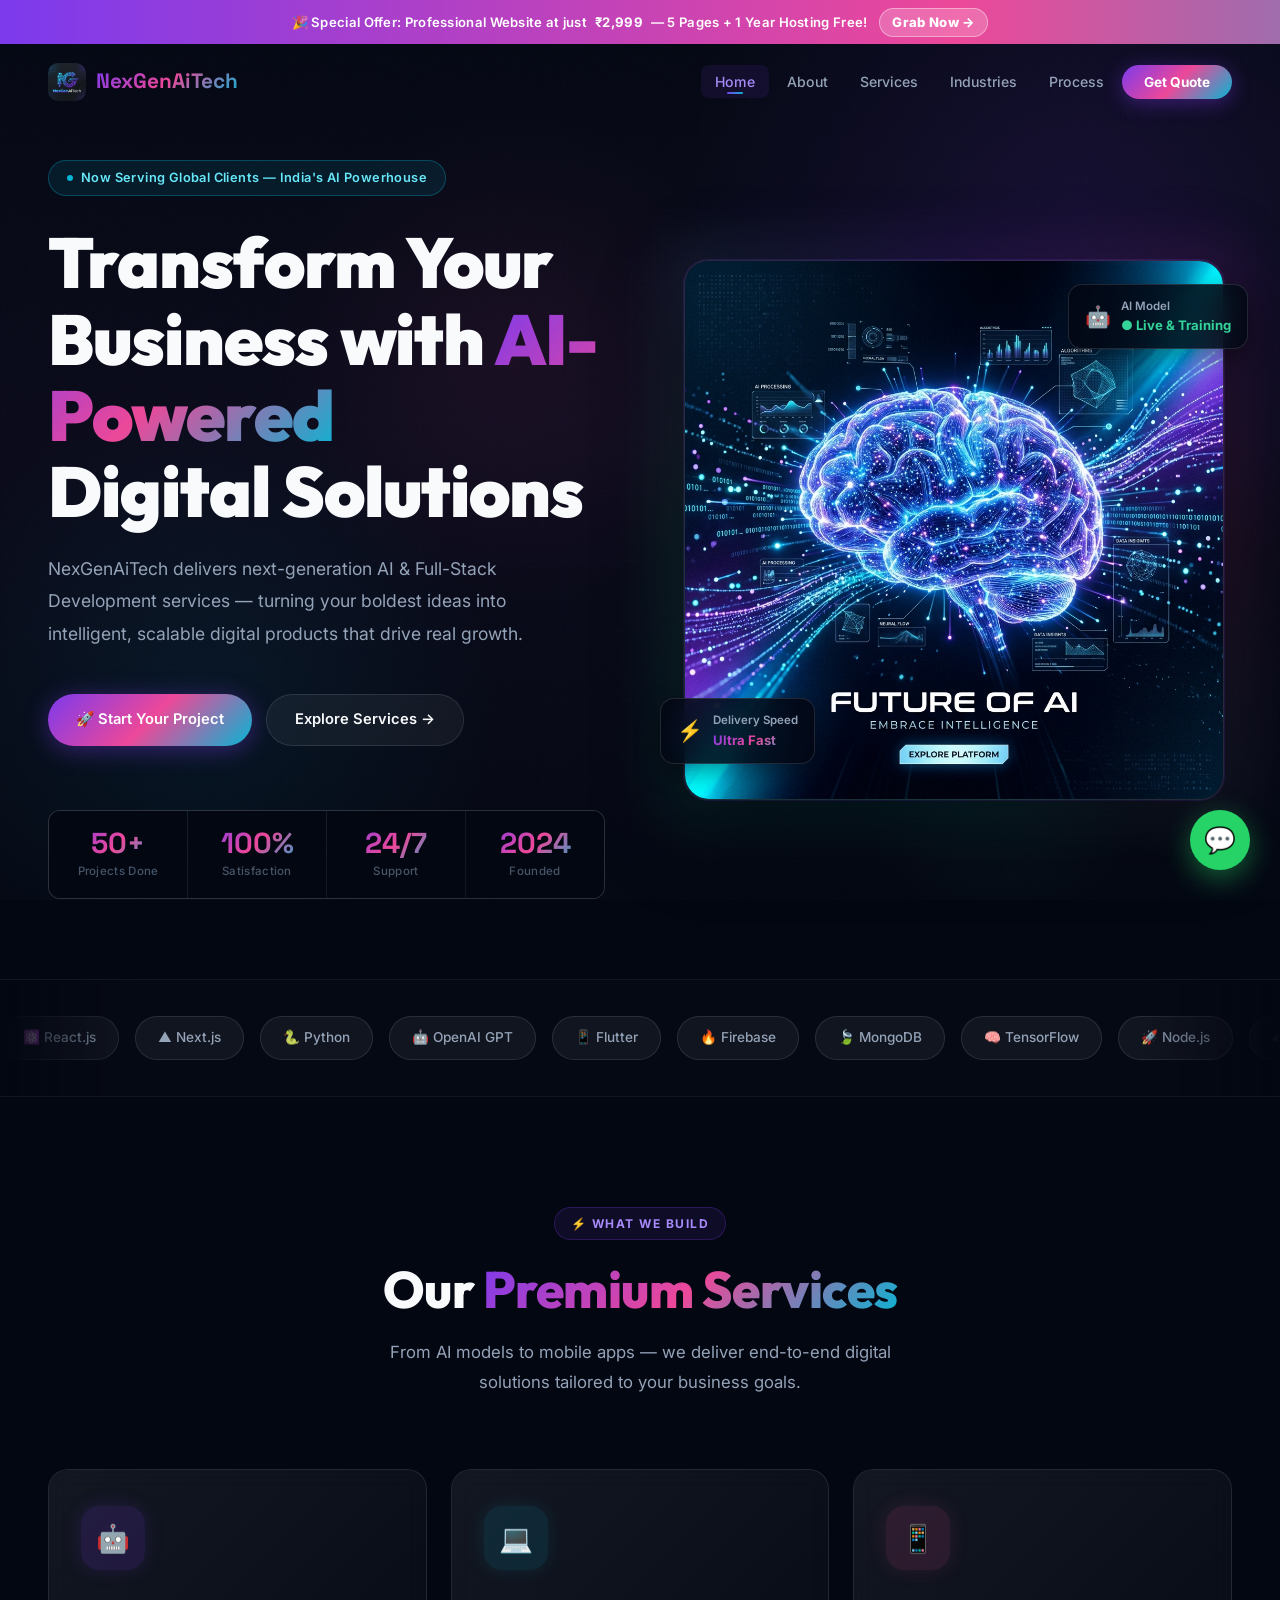
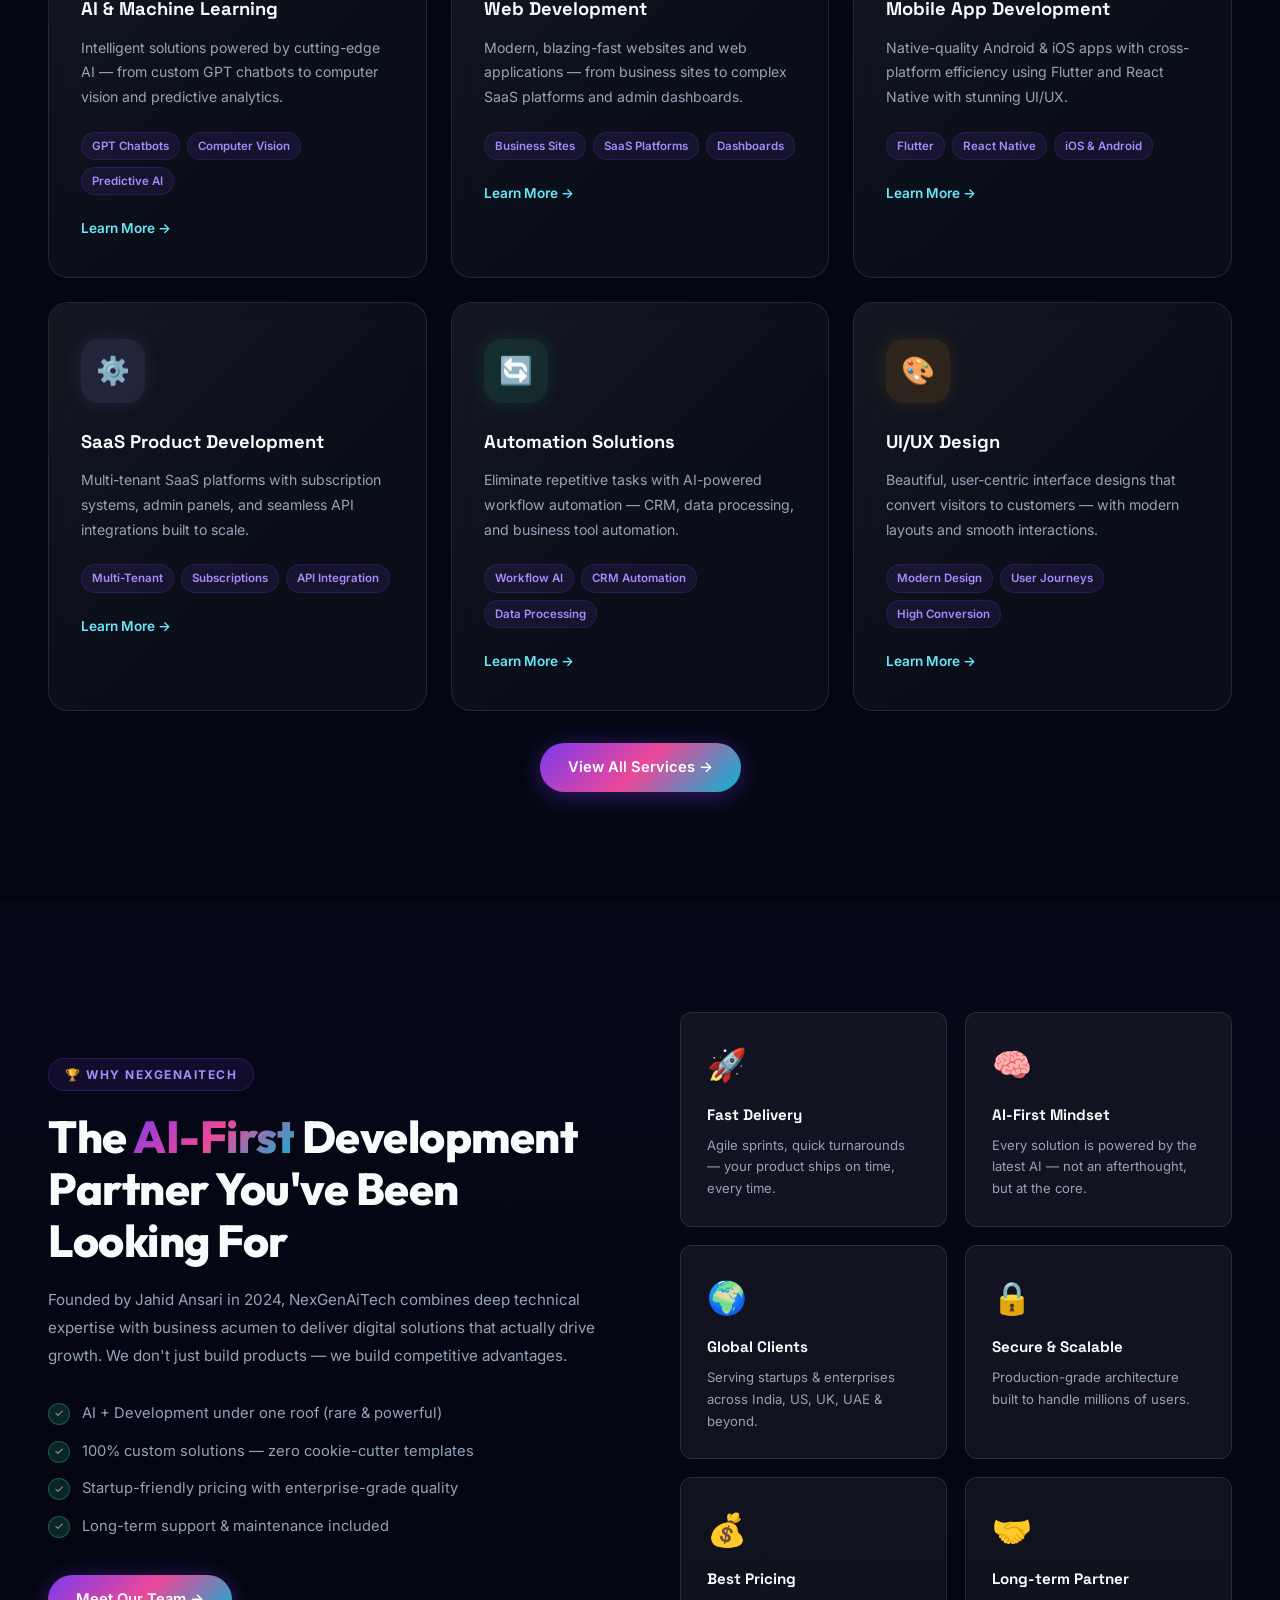
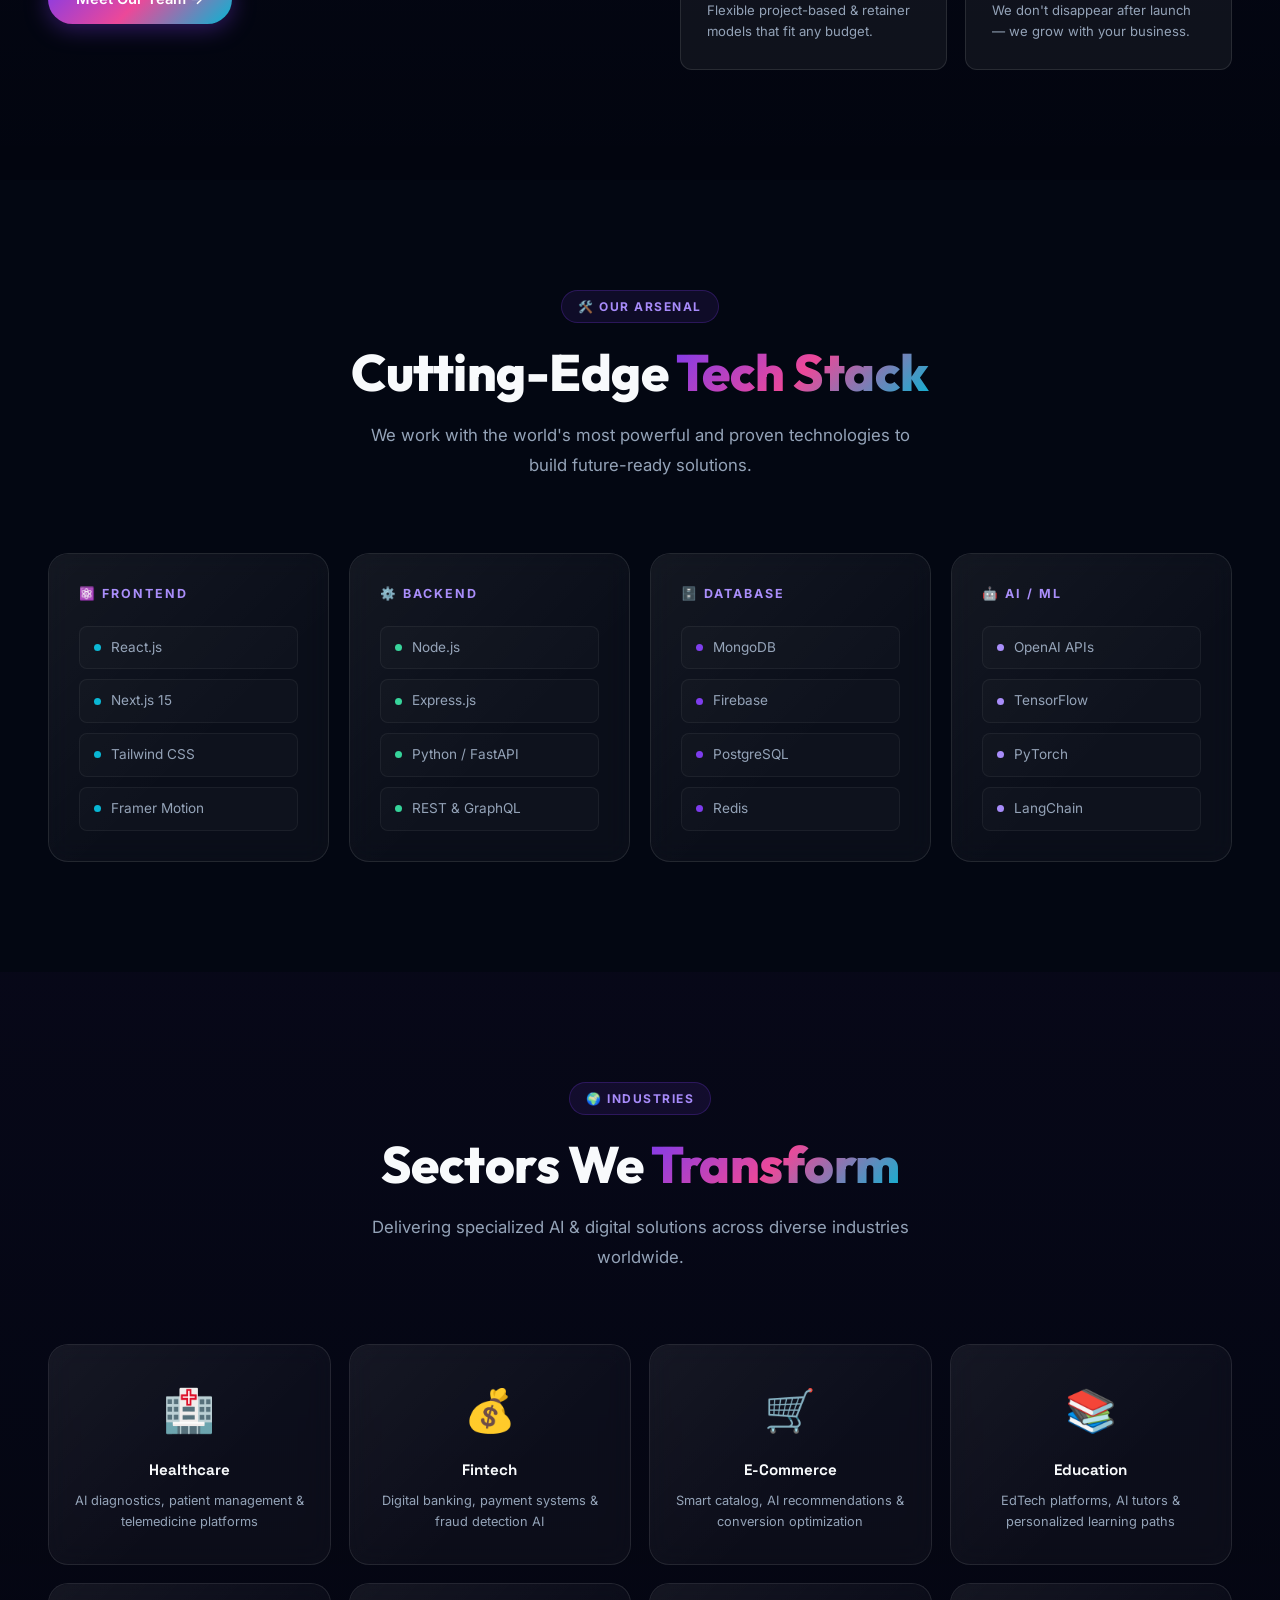
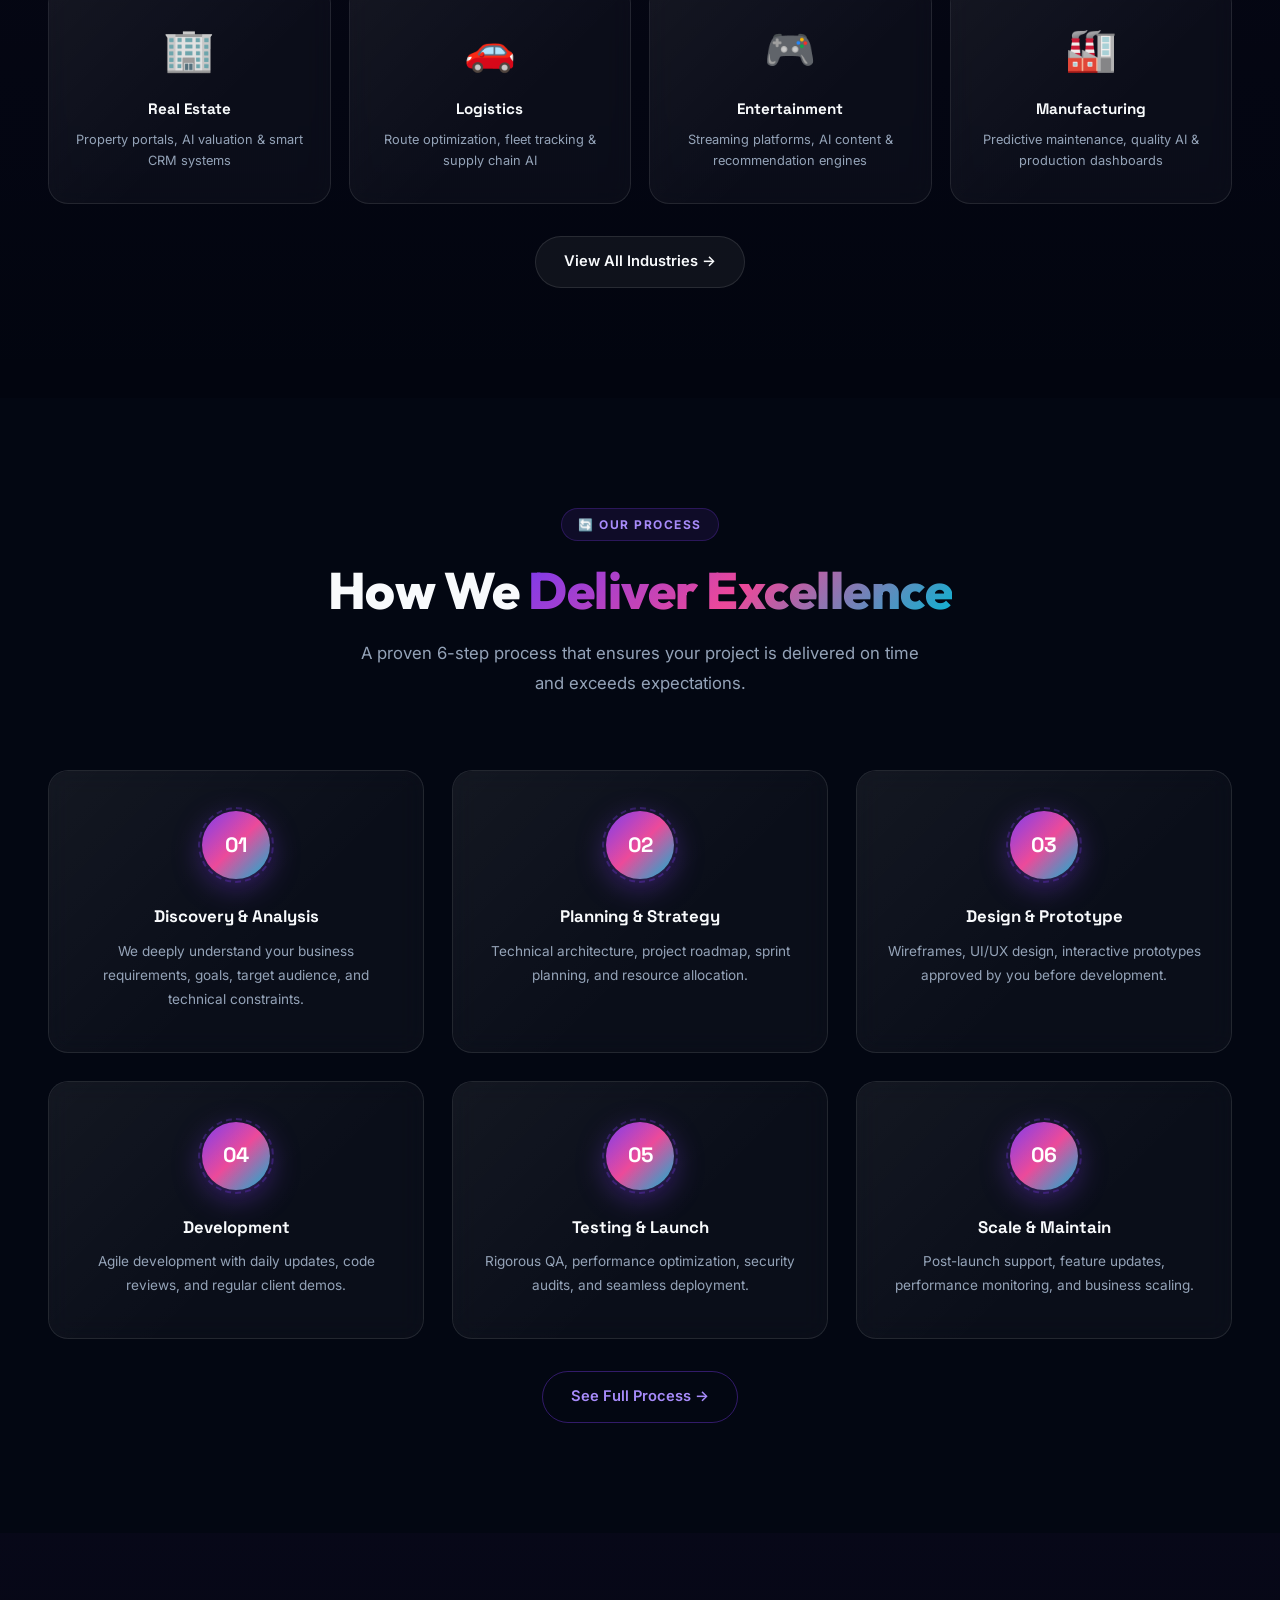
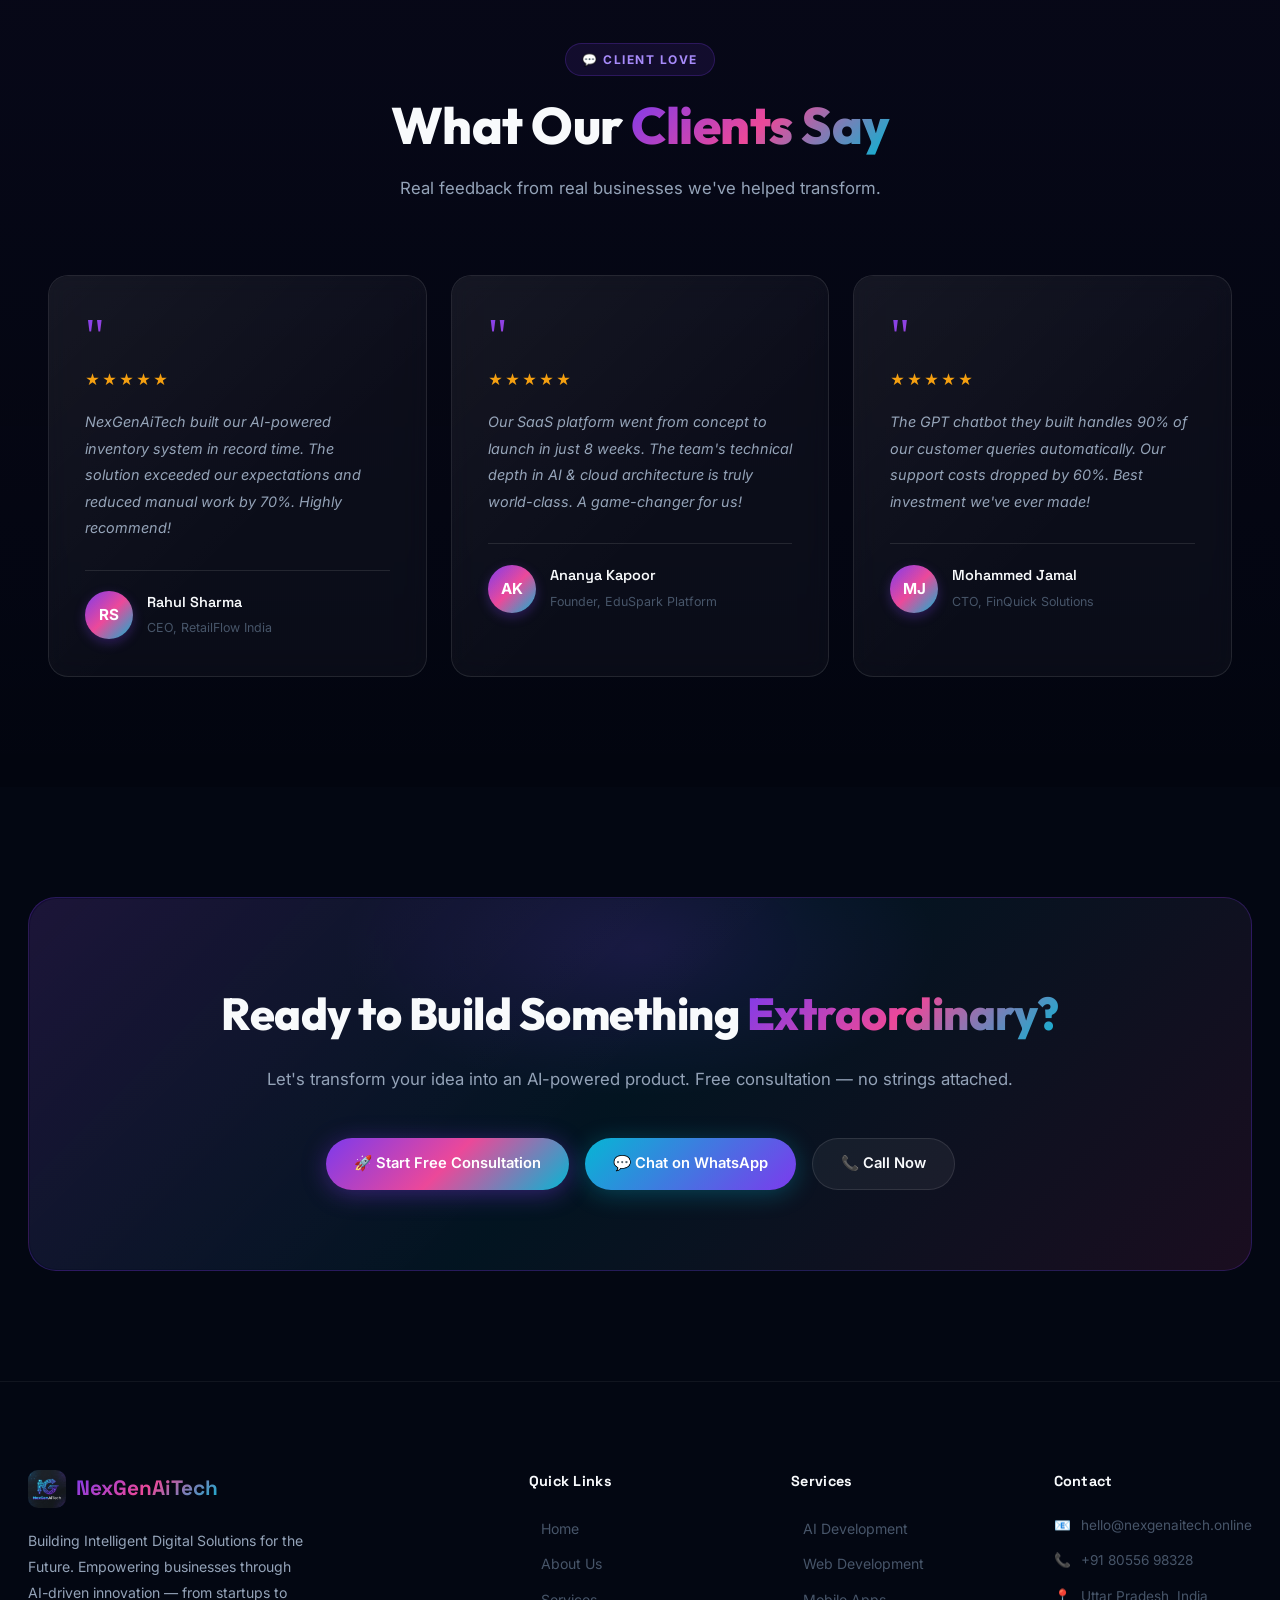
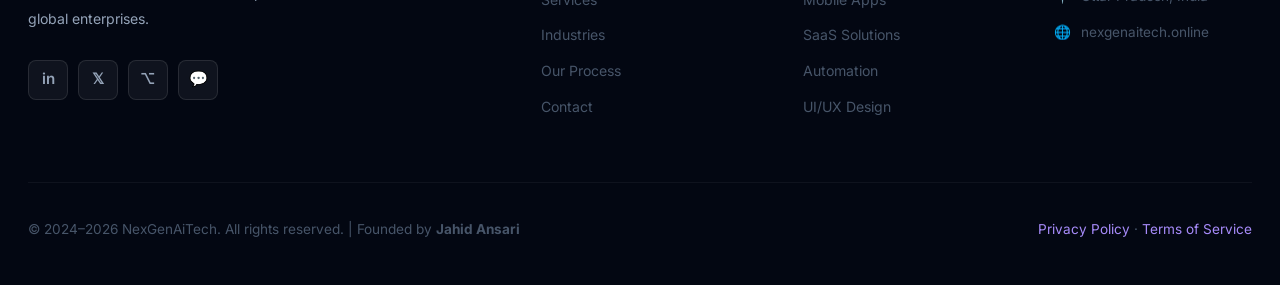
<file: index.html>
<!DOCTYPE html>
<html lang="en">
<head>
  <meta charset="UTF-8" />
  <meta name="viewport" content="width=device-width, initial-scale=1.0" />
  <title>NexGenAiTech — AI & Full-Stack Development Company | India</title>
  <meta name="description" content="NexGenAiTech is an AI-powered software development company specializing in building scalable web, mobile, and SaaS solutions for startups and enterprises worldwide." />
  <meta name="keywords" content="AI development, full-stack development, machine learning, web development, mobile apps, SaaS, India, NexGenAiTech" />
  <meta property="og:title" content="NexGenAiTech — AI & Full-Stack Development Company" />
  <meta property="og:description" content="Transforming businesses with AI-powered digital solutions. Startups to enterprises — we build it all." />
  <meta property="og:type" content="website" />
  <meta property="og:url" content="https://nexgenaitech.online" />
  <link rel="icon" href="logo.png" type="image/png" />
  <link rel="stylesheet" href="style.css" />
</head>
<body>

<!-- Animated Background -->
<div class="bg-animated">
  <div class="bg-orb"></div>
  <div class="bg-orb-2"></div>
</div>
<div class="grid-overlay"></div>
<div class="noise"></div>

<!-- Offer Strip -->
<div class="offer-strip">
  🎉 Special Offer: Professional Website at just <strong>₹2,999</strong> — 5 Pages + 1 Year Hosting Free!
  <a href="https://wa.me/918055698328?text=Hi%20NexGenAiTech%2C%20I'm%20interested%20in%20the%20₹2999%20Website%20Offer." target="_blank" rel="noopener">Grab Now →</a>
</div>

<!-- Navbar -->
<nav class="navbar" id="navbar">
  <div class="nav-container">
    <a href="index.html" class="nav-logo">
      <img src="logo.png" alt="NexGenAiTech Logo" />
      <span class="nav-logo-text">NexGenAiTech</span>
    </a>
    <ul class="nav-links" id="navLinks">
      <li><a href="index.html" class="active">Home</a></li>
      <li><a href="about.html">About</a></li>
      <li><a href="services.html">Services</a></li>
      <li><a href="industries.html">Industries</a></li>
      <li><a href="process.html">Process</a></li>
      <li><a href="contact.html" class="nav-cta">Get Quote</a></li>
    </ul>
    <div class="nav-toggle" id="navToggle" aria-label="Toggle menu">
      <span></span><span></span><span></span>
    </div>
  </div>
</nav>

<!-- ═══════════════════════════════════════ HERO ═══════════════════════════════════════ -->
<section class="hero" id="home">
  <div class="particles" id="particles"></div>
  <div class="hero-content">
    <div class="hero-left">
      <div class="hero-badge reveal">
        <span class="badge-dot"></span>
        Now Serving Global Clients — India's AI Powerhouse
      </div>
      <h1 class="hero-title reveal reveal-delay-1">
        Transform Your Business with
        <span class="gradient-text">AI-Powered</span>
        <br>Digital Solutions
      </h1>
      <p class="hero-subtitle reveal reveal-delay-2">
        NexGenAiTech delivers next-generation AI & Full-Stack Development services — turning your boldest ideas into intelligent, scalable digital products that drive real growth.
      </p>
      <div class="hero-buttons reveal reveal-delay-3">
        <a href="contact.html" class="btn btn-primary">🚀 Start Your Project</a>
        <a href="services.html" class="btn btn-secondary">Explore Services →</a>
      </div>
      <div class="hero-stats reveal reveal-delay-4">
        <div class="stat-item">
          <span class="stat-number">50+</span>
          <div class="stat-label">Projects Done</div>
        </div>
        <div class="stat-item">
          <span class="stat-number">100%</span>
          <div class="stat-label">Satisfaction</div>
        </div>
        <div class="stat-item">
          <span class="stat-number">24/7</span>
          <div class="stat-label">Support</div>
        </div>
        <div class="stat-item">
          <span class="stat-number">2024</span>
          <div class="stat-label">Founded</div>
        </div>
      </div>
    </div>
    <div class="hero-visual">
      <div class="hero-visual-inner">
        <div class="hero-img-wrapper">
          <img src="hero-ai.png" alt="AI Neural Network Visualization" />
        </div>
        <div class="hero-img-badge hero-img-badge-1">
          <span class="badge-icon">🤖</span>
          <div>
            <div style="font-size:0.72rem;color:var(--text-secondary)">AI Model</div>
            <div style="color:var(--accent-3);font-weight:700;font-size:0.82rem">● Live & Training</div>
          </div>
        </div>
        <div class="hero-img-badge hero-img-badge-2">
          <span class="badge-icon">⚡</span>
          <div>
            <div style="font-size:0.72rem;color:var(--text-secondary)">Delivery Speed</div>
            <div style="background:var(--gradient-brand);-webkit-background-clip:text;-webkit-text-fill-color:transparent;background-clip:text;font-weight:700;font-size:0.82rem">Ultra Fast</div>
          </div>
        </div>
      </div>
    </div>
  </div>
</section>

<!-- Partners Scrolling Strip -->
<div class="partners-strip">
  <div class="partners-track" id="partnersTrack">
    <div class="partner-item">⚛️ React.js</div>
    <div class="partner-item">▲ Next.js</div>
    <div class="partner-item">🐍 Python</div>
    <div class="partner-item">🤖 OpenAI GPT</div>
    <div class="partner-item">📱 Flutter</div>
    <div class="partner-item">🔥 Firebase</div>
    <div class="partner-item">🍃 MongoDB</div>
    <div class="partner-item">🧠 TensorFlow</div>
    <div class="partner-item">🚀 Node.js</div>
    <div class="partner-item">☁️ Cloud AI</div>
    <div class="partner-item">📊 PyTorch</div>
    <div class="partner-item">🎨 Figma</div>
    <!-- duplicate for seamless loop -->
    <div class="partner-item">⚛️ React.js</div>
    <div class="partner-item">▲ Next.js</div>
    <div class="partner-item">🐍 Python</div>
    <div class="partner-item">🤖 OpenAI GPT</div>
    <div class="partner-item">📱 Flutter</div>
    <div class="partner-item">🔥 Firebase</div>
    <div class="partner-item">🍃 MongoDB</div>
    <div class="partner-item">🧠 TensorFlow</div>
    <div class="partner-item">🚀 Node.js</div>
    <div class="partner-item">☁️ Cloud AI</div>
    <div class="partner-item">📊 PyTorch</div>
    <div class="partner-item">🎨 Figma</div>
  </div>
</div>

<!-- ═══════════════════════════════════════ SERVICES ═══════════════════════════════════════ -->
<section class="section">
  <div class="section-header reveal">
    <div class="section-badge">⚡ What We Build</div>
    <h2 class="section-title">Our <span class="gradient-text">Premium Services</span></h2>
    <p class="section-subtitle">From AI models to mobile apps — we deliver end-to-end digital solutions tailored to your business goals.</p>
  </div>
  <div class="services-grid">

    <div class="glass-card service-card reveal">
      <div class="service-card-top"></div>
      <div class="service-icon purple">🤖</div>
      <h3 class="service-title">AI & Machine Learning</h3>
      <p class="service-desc">Intelligent solutions powered by cutting-edge AI — from custom GPT chatbots to computer vision and predictive analytics.</p>
      <div class="service-tags">
        <span class="tag">GPT Chatbots</span>
        <span class="tag">Computer Vision</span>
        <span class="tag">Predictive AI</span>
      </div>
      <a href="services.html#ai" class="service-link">Learn More →</a>
    </div>

    <div class="glass-card service-card reveal reveal-delay-1">
      <div class="service-card-top"></div>
      <div class="service-icon cyan">💻</div>
      <h3 class="service-title">Web Development</h3>
      <p class="service-desc">Modern, blazing-fast websites and web applications — from business sites to complex SaaS platforms and admin dashboards.</p>
      <div class="service-tags">
        <span class="tag">Business Sites</span>
        <span class="tag">SaaS Platforms</span>
        <span class="tag">Dashboards</span>
      </div>
      <a href="services.html#web" class="service-link">Learn More →</a>
    </div>

    <div class="glass-card service-card reveal reveal-delay-2">
      <div class="service-card-top"></div>
      <div class="service-icon pink">📱</div>
      <h3 class="service-title">Mobile App Development</h3>
      <p class="service-desc">Native-quality Android & iOS apps with cross-platform efficiency using Flutter and React Native with stunning UI/UX.</p>
      <div class="service-tags">
        <span class="tag">Flutter</span>
        <span class="tag">React Native</span>
        <span class="tag">iOS & Android</span>
      </div>
      <a href="services.html#mobile" class="service-link">Learn More →</a>
    </div>

    <div class="glass-card service-card reveal">
      <div class="service-card-top"></div>
      <div class="service-icon violet">⚙️</div>
      <h3 class="service-title">SaaS Product Development</h3>
      <p class="service-desc">Multi-tenant SaaS platforms with subscription systems, admin panels, and seamless API integrations built to scale.</p>
      <div class="service-tags">
        <span class="tag">Multi-Tenant</span>
        <span class="tag">Subscriptions</span>
        <span class="tag">API Integration</span>
      </div>
      <a href="services.html#saas" class="service-link">Learn More →</a>
    </div>

    <div class="glass-card service-card reveal reveal-delay-1">
      <div class="service-card-top"></div>
      <div class="service-icon green">🔄</div>
      <h3 class="service-title">Automation Solutions</h3>
      <p class="service-desc">Eliminate repetitive tasks with AI-powered workflow automation — CRM, data processing, and business tool automation.</p>
      <div class="service-tags">
        <span class="tag">Workflow AI</span>
        <span class="tag">CRM Automation</span>
        <span class="tag">Data Processing</span>
      </div>
      <a href="services.html#automation" class="service-link">Learn More →</a>
    </div>

    <div class="glass-card service-card reveal reveal-delay-2">
      <div class="service-card-top"></div>
      <div class="service-icon orange">🎨</div>
      <h3 class="service-title">UI/UX Design</h3>
      <p class="service-desc">Beautiful, user-centric interface designs that convert visitors to customers — with modern layouts and smooth interactions.</p>
      <div class="service-tags">
        <span class="tag">Modern Design</span>
        <span class="tag">User Journeys</span>
        <span class="tag">High Conversion</span>
      </div>
      <a href="services.html#ui" class="service-link">Learn More →</a>
    </div>

  </div>
  <div class="text-center mt-8 reveal">
    <a href="services.html" class="btn btn-primary" style="margin: 0 auto;">View All Services →</a>
  </div>
</section>

<!-- ═══════════════════════════════════════ WHY CHOOSE US ═══════════════════════════════════════ -->
<div class="section-divider">
  <div class="section" style="max-width: 1240px;">
    <div class="why-grid">
      <div class="why-text reveal">
        <div class="section-badge">🏆 Why NexGenAiTech</div>
        <h2 style="font-family:'Outfit',sans-serif;font-size:clamp(2rem,3.5vw,2.8rem);font-weight:800;margin-bottom:20px;line-height:1.15;letter-spacing:-0.5px">
          The <span class="gradient-text">AI-First</span> Development Partner You've Been Looking For
        </h2>
        <p style="color:var(--text-secondary);margin-bottom:32px;line-height:1.85;font-size:0.95rem">
          Founded by Jahid Ansari in 2024, NexGenAiTech combines deep technical expertise with business acumen to deliver digital solutions that actually drive growth. We don't just build products — we build competitive advantages.
        </p>
        <div class="why-checklist">
          <div class="why-check-item">
            <span class="check-icon">✓</span>
            AI + Development under one roof (rare &amp; powerful)
          </div>
          <div class="why-check-item">
            <span class="check-icon">✓</span>
            100% custom solutions — zero cookie-cutter templates
          </div>
          <div class="why-check-item">
            <span class="check-icon">✓</span>
            Startup-friendly pricing with enterprise-grade quality
          </div>
          <div class="why-check-item">
            <span class="check-icon">✓</span>
            Long-term support &amp; maintenance included
          </div>
        </div>
        <a href="about.html" class="btn btn-primary">Meet Our Team →</a>
      </div>
      <div class="why-features reveal reveal-delay-1">
        <div class="why-feature">
          <span class="why-feature-icon">🚀</span>
          <h4>Fast Delivery</h4>
          <p>Agile sprints, quick turnarounds — your product ships on time, every time.</p>
        </div>
        <div class="why-feature">
          <span class="why-feature-icon">🧠</span>
          <h4>AI-First Mindset</h4>
          <p>Every solution is powered by the latest AI — not an afterthought, but at the core.</p>
        </div>
        <div class="why-feature">
          <span class="why-feature-icon">🌍</span>
          <h4>Global Clients</h4>
          <p>Serving startups &amp; enterprises across India, US, UK, UAE &amp; beyond.</p>
        </div>
        <div class="why-feature">
          <span class="why-feature-icon">🔒</span>
          <h4>Secure &amp; Scalable</h4>
          <p>Production-grade architecture built to handle millions of users.</p>
        </div>
        <div class="why-feature">
          <span class="why-feature-icon">💰</span>
          <h4>Best Pricing</h4>
          <p>Flexible project-based &amp; retainer models that fit any budget.</p>
        </div>
        <div class="why-feature">
          <span class="why-feature-icon">🤝</span>
          <h4>Long-term Partner</h4>
          <p>We don't disappear after launch — we grow with your business.</p>
        </div>
      </div>
    </div>
  </div>
</div>

<!-- ═══════════════════════════════════════ TECH STACK ═══════════════════════════════════════ -->
<section class="section">
  <div class="section-header reveal">
    <div class="section-badge">🛠️ Our Arsenal</div>
    <h2 class="section-title">Cutting-Edge <span class="gradient-text">Tech Stack</span></h2>
    <p class="section-subtitle">We work with the world's most powerful and proven technologies to build future-ready solutions.</p>
  </div>
  <div class="tech-grid">
    <div class="glass-card tech-category reveal">
      <h3>⚛️ Frontend</h3>
      <div class="tech-items">
        <div class="tech-item"><div class="tech-dot cyan"></div> React.js</div>
        <div class="tech-item"><div class="tech-dot cyan"></div> Next.js 15</div>
        <div class="tech-item"><div class="tech-dot cyan"></div> Tailwind CSS</div>
        <div class="tech-item"><div class="tech-dot cyan"></div> Framer Motion</div>
      </div>
    </div>
    <div class="glass-card tech-category reveal reveal-delay-1">
      <h3>⚙️ Backend</h3>
      <div class="tech-items">
        <div class="tech-item"><div class="tech-dot green"></div> Node.js</div>
        <div class="tech-item"><div class="tech-dot green"></div> Express.js</div>
        <div class="tech-item"><div class="tech-dot green"></div> Python / FastAPI</div>
        <div class="tech-item"><div class="tech-dot green"></div> REST &amp; GraphQL</div>
      </div>
    </div>
    <div class="glass-card tech-category reveal reveal-delay-2">
      <h3>🗄️ Database</h3>
      <div class="tech-items">
        <div class="tech-item"><div class="tech-dot purple"></div> MongoDB</div>
        <div class="tech-item"><div class="tech-dot purple"></div> Firebase</div>
        <div class="tech-item"><div class="tech-dot purple"></div> PostgreSQL</div>
        <div class="tech-item"><div class="tech-dot purple"></div> Redis</div>
      </div>
    </div>
    <div class="glass-card tech-category reveal reveal-delay-3">
      <h3>🤖 AI / ML</h3>
      <div class="tech-items">
        <div class="tech-item"><div class="tech-dot violet"></div> OpenAI APIs</div>
        <div class="tech-item"><div class="tech-dot violet"></div> TensorFlow</div>
        <div class="tech-item"><div class="tech-dot violet"></div> PyTorch</div>
        <div class="tech-item"><div class="tech-dot violet"></div> LangChain</div>
      </div>
    </div>
  </div>
</section>

<!-- ═══════════════════════════════════════ INDUSTRIES ═══════════════════════════════════════ -->
<div class="section-divider">
  <div class="section" style="max-width: 1240px;">
    <div class="section-header reveal">
      <div class="section-badge">🌍 Industries</div>
      <h2 class="section-title">Sectors We <span class="gradient-text">Transform</span></h2>
      <p class="section-subtitle">Delivering specialized AI & digital solutions across diverse industries worldwide.</p>
    </div>
    <div class="industries-grid">
      <div class="glass-card industry-card reveal">
        <span class="industry-icon">🏥</span>
        <h3>Healthcare</h3>
        <p>AI diagnostics, patient management &amp; telemedicine platforms</p>
      </div>
      <div class="glass-card industry-card reveal reveal-delay-1">
        <span class="industry-icon">💰</span>
        <h3>Fintech</h3>
        <p>Digital banking, payment systems &amp; fraud detection AI</p>
      </div>
      <div class="glass-card industry-card reveal reveal-delay-2">
        <span class="industry-icon">🛒</span>
        <h3>E-Commerce</h3>
        <p>Smart catalog, AI recommendations &amp; conversion optimization</p>
      </div>
      <div class="glass-card industry-card reveal reveal-delay-3">
        <span class="industry-icon">📚</span>
        <h3>Education</h3>
        <p>EdTech platforms, AI tutors &amp; personalized learning paths</p>
      </div>
      <div class="glass-card industry-card reveal">
        <span class="industry-icon">🏢</span>
        <h3>Real Estate</h3>
        <p>Property portals, AI valuation &amp; smart CRM systems</p>
      </div>
      <div class="glass-card industry-card reveal reveal-delay-1">
        <span class="industry-icon">🚗</span>
        <h3>Logistics</h3>
        <p>Route optimization, fleet tracking &amp; supply chain AI</p>
      </div>
      <div class="glass-card industry-card reveal reveal-delay-2">
        <span class="industry-icon">🎮</span>
        <h3>Entertainment</h3>
        <p>Streaming platforms, AI content &amp; recommendation engines</p>
      </div>
      <div class="glass-card industry-card reveal reveal-delay-3">
        <span class="industry-icon">🏭</span>
        <h3>Manufacturing</h3>
        <p>Predictive maintenance, quality AI &amp; production dashboards</p>
      </div>
    </div>
    <div class="text-center mt-8 reveal">
      <a href="industries.html" class="btn btn-secondary">View All Industries →</a>
    </div>
  </div>
</div>

<!-- ═══════════════════════════════════════ PROCESS ═══════════════════════════════════════ -->
<section class="section">
  <div class="section-header reveal">
    <div class="section-badge">🔄 Our Process</div>
    <h2 class="section-title">How We <span class="gradient-text">Deliver Excellence</span></h2>
    <p class="section-subtitle">A proven 6-step process that ensures your project is delivered on time and exceeds expectations.</p>
  </div>
  <div class="process-steps">
    <div class="glass-card process-step reveal">
      <div class="step-number">01</div>
      <h3>Discovery & Analysis</h3>
      <p>We deeply understand your business requirements, goals, target audience, and technical constraints.</p>
    </div>
    <div class="glass-card process-step reveal reveal-delay-1">
      <div class="step-number">02</div>
      <h3>Planning & Strategy</h3>
      <p>Technical architecture, project roadmap, sprint planning, and resource allocation.</p>
    </div>
    <div class="glass-card process-step reveal reveal-delay-2">
      <div class="step-number">03</div>
      <h3>Design & Prototype</h3>
      <p>Wireframes, UI/UX design, interactive prototypes approved by you before development.</p>
    </div>
    <div class="glass-card process-step reveal">
      <div class="step-number">04</div>
      <h3>Development</h3>
      <p>Agile development with daily updates, code reviews, and regular client demos.</p>
    </div>
    <div class="glass-card process-step reveal reveal-delay-1">
      <div class="step-number">05</div>
      <h3>Testing & Launch</h3>
      <p>Rigorous QA, performance optimization, security audits, and seamless deployment.</p>
    </div>
    <div class="glass-card process-step reveal reveal-delay-2">
      <div class="step-number">06</div>
      <h3>Scale & Maintain</h3>
      <p>Post-launch support, feature updates, performance monitoring, and business scaling.</p>
    </div>
  </div>
  <div class="text-center mt-8 reveal">
    <a href="process.html" class="btn btn-outline">See Full Process →</a>
  </div>
</section>

<!-- ═══════════════════════════════════════ TESTIMONIALS ═══════════════════════════════════════ -->
<div class="section-divider">
  <div class="section" style="max-width: 1240px;">
    <div class="section-header reveal">
      <div class="section-badge">💬 Client Love</div>
      <h2 class="section-title">What Our <span class="gradient-text">Clients Say</span></h2>
      <p class="section-subtitle">Real feedback from real businesses we've helped transform.</p>
    </div>
    <div class="testimonials-grid">
      <div class="glass-card testimonial-card reveal">
        <div class="testimonial-quote">"</div>
        <div class="testimonial-stars">★★★★★</div>
        <p class="testimonial-text">NexGenAiTech built our AI-powered inventory system in record time. The solution exceeded our expectations and reduced manual work by 70%. Highly recommend!</p>
        <div class="testimonial-author">
          <div class="author-avatar">RS</div>
          <div class="author-info">
            <h4>Rahul Sharma</h4>
            <span>CEO, RetailFlow India</span>
          </div>
        </div>
      </div>
      <div class="glass-card testimonial-card reveal reveal-delay-1">
        <div class="testimonial-quote">"</div>
        <div class="testimonial-stars">★★★★★</div>
        <p class="testimonial-text">Our SaaS platform went from concept to launch in just 8 weeks. The team's technical depth in AI & cloud architecture is truly world-class. A game-changer for us!</p>
        <div class="testimonial-author">
          <div class="author-avatar">AK</div>
          <div class="author-info">
            <h4>Ananya Kapoor</h4>
            <span>Founder, EduSpark Platform</span>
          </div>
        </div>
      </div>
      <div class="glass-card testimonial-card reveal reveal-delay-2">
        <div class="testimonial-quote">"</div>
        <div class="testimonial-stars">★★★★★</div>
        <p class="testimonial-text">The GPT chatbot they built handles 90% of our customer queries automatically. Our support costs dropped by 60%. Best investment we've ever made!</p>
        <div class="testimonial-author">
          <div class="author-avatar">MJ</div>
          <div class="author-info">
            <h4>Mohammed Jamal</h4>
            <span>CTO, FinQuick Solutions</span>
          </div>
        </div>
      </div>
    </div>
  </div>
</div>

<!-- ═══════════════════════════════════════ CTA BANNER ═══════════════════════════════════════ -->
<div class="cta-wrapper">
  <div class="cta-banner reveal">
    <h2>Ready to Build Something <span class="gradient-text">Extraordinary?</span></h2>
    <p>Let's transform your idea into an AI-powered product. Free consultation — no strings attached.</p>
    <div class="cta-buttons">
      <a href="contact.html" class="btn btn-primary">🚀 Start Free Consultation</a>
      <a href="https://wa.me/918055698328" target="_blank" rel="noopener" class="btn btn-accent">💬 Chat on WhatsApp</a>
      <a href="tel:+918055698328" class="btn btn-secondary">📞 Call Now</a>
    </div>
  </div>
</div>

<!-- ═══════════════════════════════════════ FOOTER ═══════════════════════════════════════ -->
<footer class="footer">
  <div class="footer-grid">
    <div class="footer-brand">
      <a href="index.html" class="nav-logo">
        <img src="logo.png" alt="NexGenAiTech" />
        <span class="nav-logo-text">NexGenAiTech</span>
      </a>
      <p>Building Intelligent Digital Solutions for the Future. Empowering businesses through AI-driven innovation — from startups to global enterprises.</p>
      <div class="footer-social">
        <a href="https://linkedin.com" target="_blank" class="social-link" aria-label="LinkedIn">in</a>
        <a href="https://twitter.com" target="_blank" class="social-link" aria-label="Twitter">𝕏</a>
        <a href="https://github.com" target="_blank" class="social-link" aria-label="GitHub">⌥</a>
        <a href="https://wa.me/918055698328" target="_blank" class="social-link" aria-label="WhatsApp">💬</a>
      </div>
    </div>
    <div class="footer-col">
      <h3>Quick Links</h3>
      <ul>
        <li><a href="index.html">Home</a></li>
        <li><a href="about.html">About Us</a></li>
        <li><a href="services.html">Services</a></li>
        <li><a href="industries.html">Industries</a></li>
        <li><a href="process.html">Our Process</a></li>
        <li><a href="contact.html">Contact</a></li>
      </ul>
    </div>
    <div class="footer-col">
      <h3>Services</h3>
      <ul>
        <li><a href="services.html#ai">AI Development</a></li>
        <li><a href="services.html#web">Web Development</a></li>
        <li><a href="services.html#mobile">Mobile Apps</a></li>
        <li><a href="services.html#saas">SaaS Solutions</a></li>
        <li><a href="services.html#automation">Automation</a></li>
        <li><a href="services.html#ui">UI/UX Design</a></li>
      </ul>
    </div>
    <div class="footer-col">
      <h3>Contact</h3>
      <div class="footer-contact-item">
        <span>📧</span>
        <a href="mailto:hello@nexgenaitech.online">hello@nexgenaitech.online</a>
      </div>
      <div class="footer-contact-item">
        <span>📞</span>
        <a href="tel:+918055698328">+91 80556 98328</a>
      </div>
      <div class="footer-contact-item">
        <span>📍</span>
        <span>Uttar Pradesh, India</span>
      </div>
      <div class="footer-contact-item">
        <span>🌐</span>
        <a href="https://nexgenaitech.online">nexgenaitech.online</a>
      </div>
    </div>
  </div>
  <div class="footer-bottom">
    <p>© 2024–2026 NexGenAiTech. All rights reserved. | Founded by <strong>Jahid Ansari</strong></p>
    <p><a href="privacy.html">Privacy Policy</a> · <a href="terms.html">Terms of Service</a></p>
  </div>
</footer>

<!-- WhatsApp Float -->
<a href="https://wa.me/918055698328?text=Hi%20NexGenAiTech%2C%20I'm%20interested%20in%20your%20services." target="_blank" class="whatsapp-btn" aria-label="Chat on WhatsApp">💬</a>

<!-- Back to Top -->
<button class="back-top" id="backTop" aria-label="Back to top">↑</button>

<script>
// Navbar scroll
const navbar = document.getElementById('navbar');
window.addEventListener('scroll', () => {
  navbar.classList.toggle('scrolled', window.scrollY > 50);
  document.getElementById('backTop').classList.toggle('visible', window.scrollY > 400);
});

// Mobile nav
const navToggle = document.getElementById('navToggle');
const navLinks = document.getElementById('navLinks');
navToggle.addEventListener('click', () => {
  navToggle.classList.toggle('open');
  navLinks.classList.toggle('open');
});

// Close nav on link click
navLinks.querySelectorAll('a').forEach(link => {
  link.addEventListener('click', () => {
    navToggle.classList.remove('open');
    navLinks.classList.remove('open');
  });
});

// Back to top
document.getElementById('backTop').addEventListener('click', () => {
  window.scrollTo({ top: 0, behavior: 'smooth' });
});

// Reveal animations
const observer = new IntersectionObserver((entries) => {
  entries.forEach(e => {
    if (e.isIntersecting) {
      e.target.classList.add('visible');
    }
  });
}, { threshold: 0.08, rootMargin: '0px 0px -50px 0px' });

document.querySelectorAll('.reveal').forEach(el => observer.observe(el));

// Dynamic particles
function createParticles() {
  const container = document.getElementById('particles');
  if (!container) return;
  const colors = ['#7C3AED', '#06B6D4', '#EC4899', '#34D399', '#F59E0B'];
  for (let i = 0; i < 40; i++) {
    const p = document.createElement('div');
    p.className = 'particle';
    p.style.left = Math.random() * 100 + '%';
    p.style.width = (Math.random() * 4 + 1) + 'px';
    p.style.height = p.style.width;
    p.style.background = colors[Math.floor(Math.random() * colors.length)];
    p.style.animationDuration = (Math.random() * 20 + 12) + 's';
    p.style.animationDelay = (Math.random() * 15) + 's';
    container.appendChild(p);
  }
}
createParticles();

// Hero reveal immediately
document.querySelectorAll('.hero .reveal').forEach(el => {
  setTimeout(() => el.classList.add('visible'), 200);
});
</script>
</body>
</html>
</file>
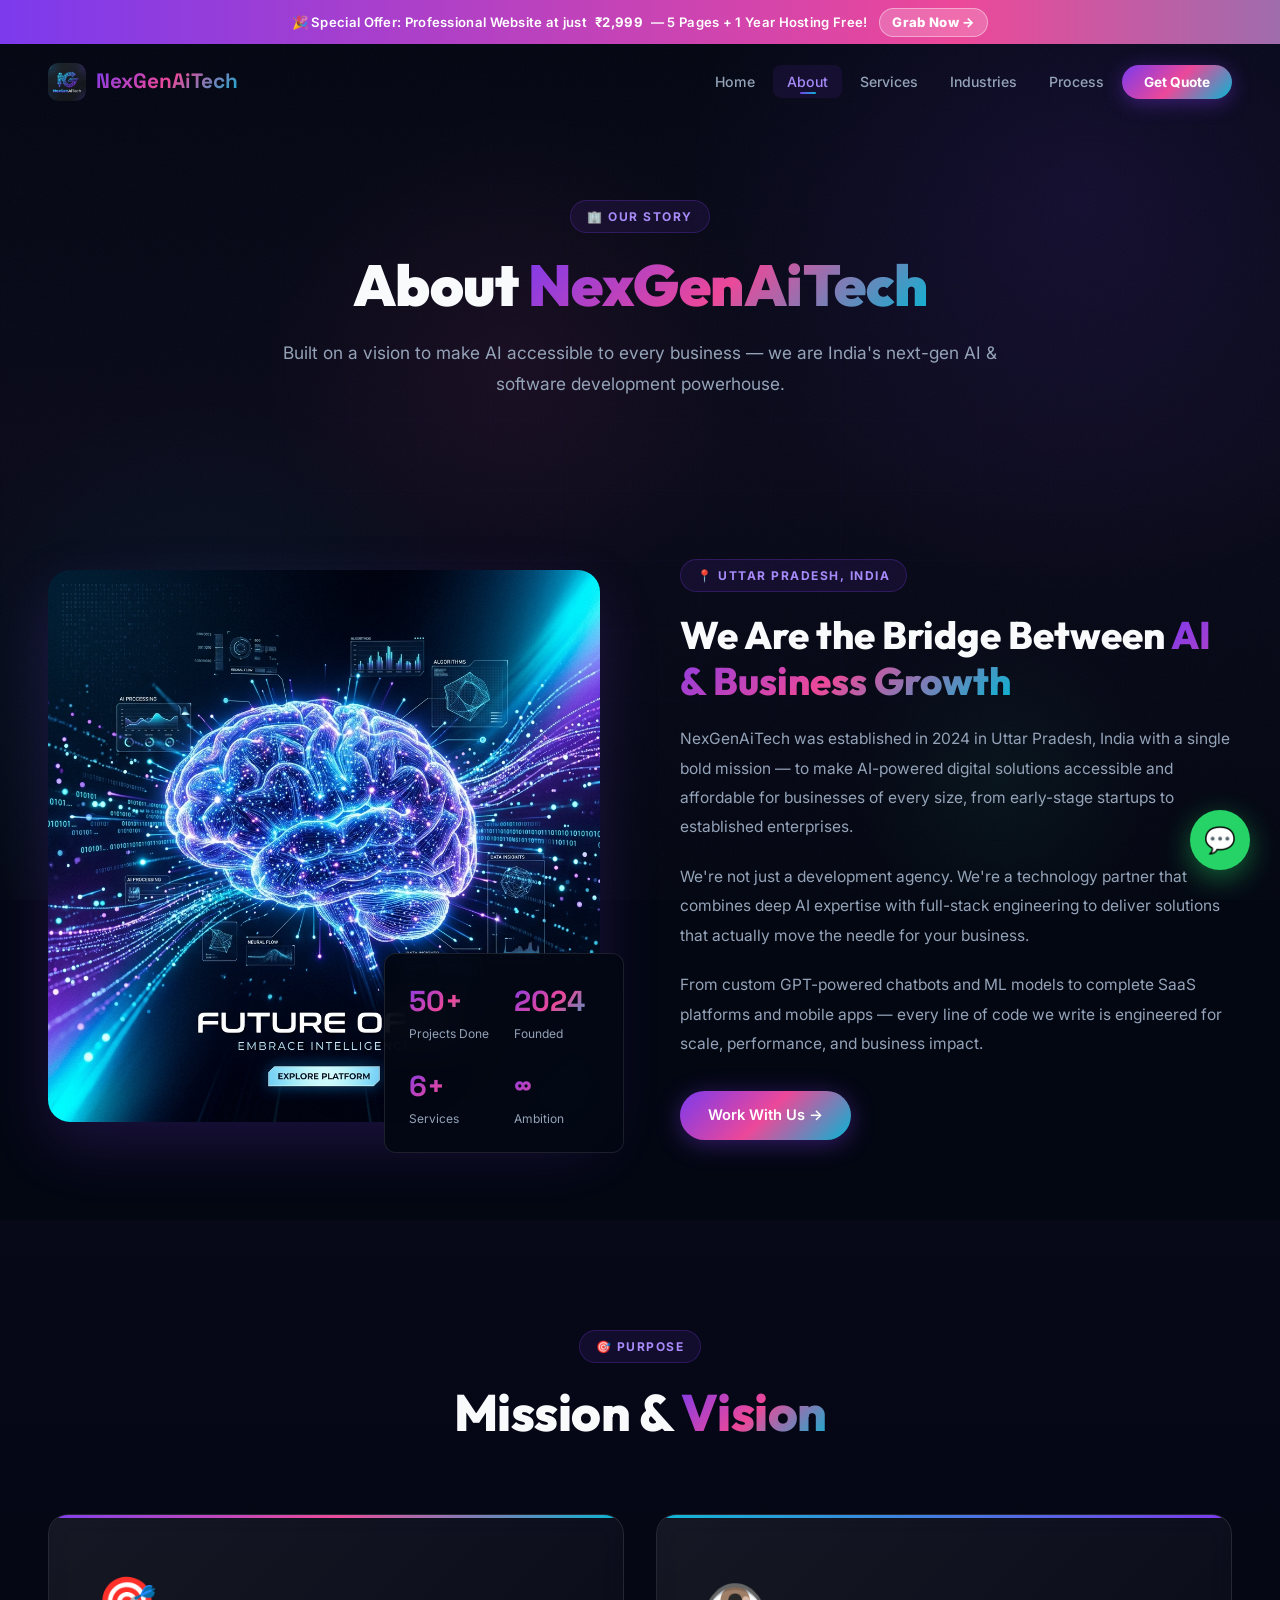
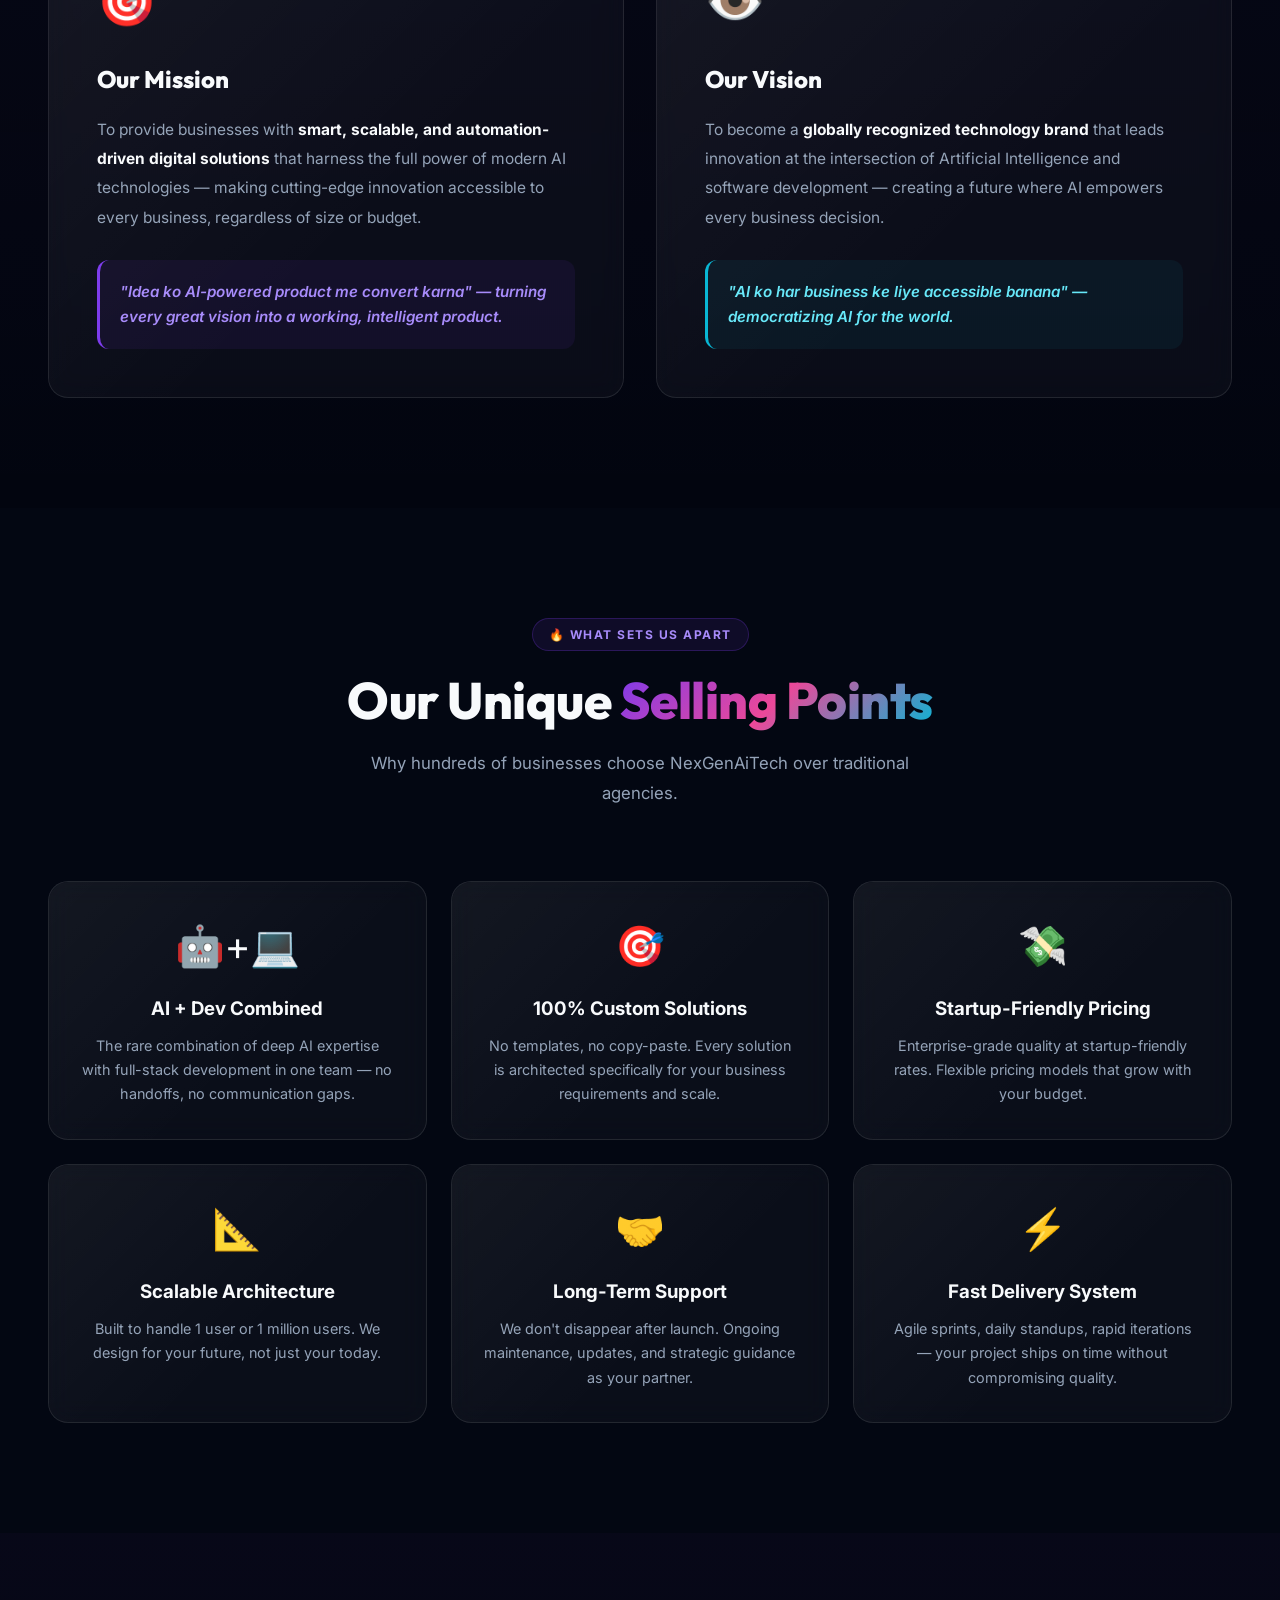
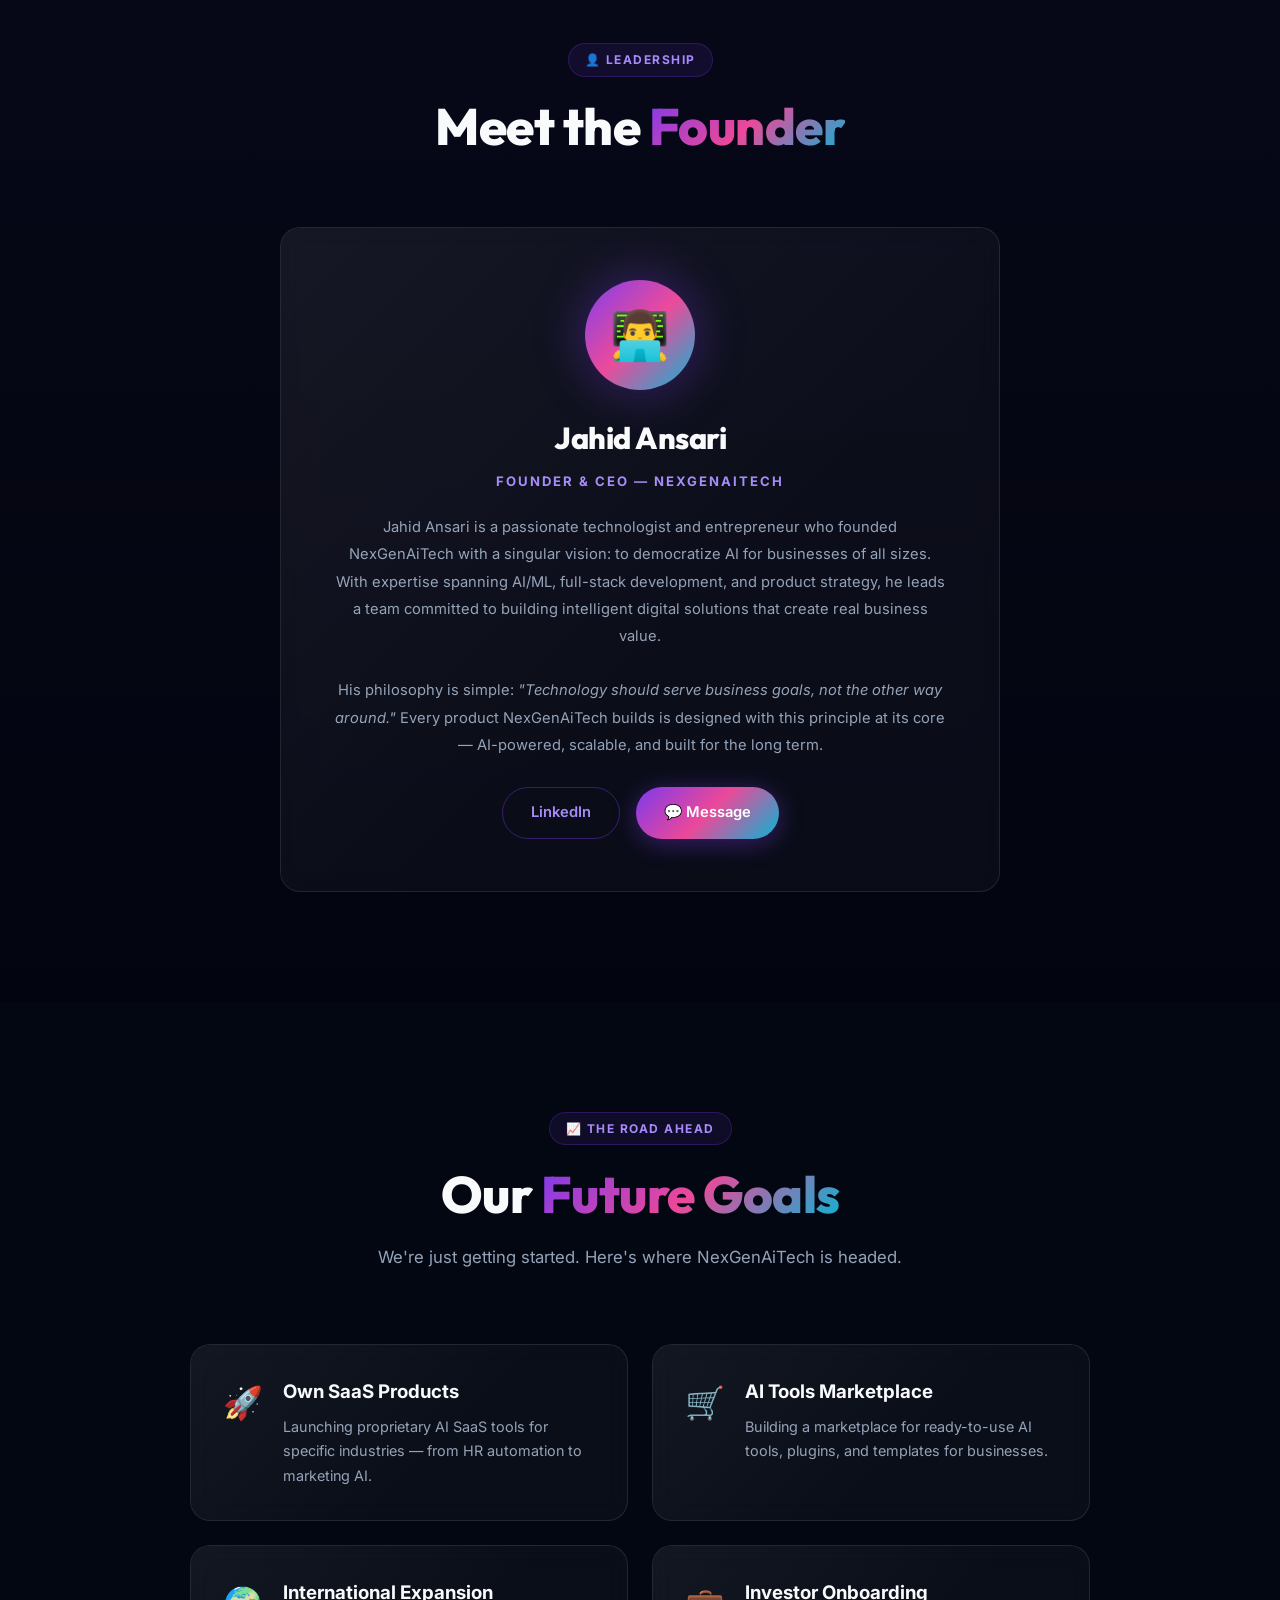
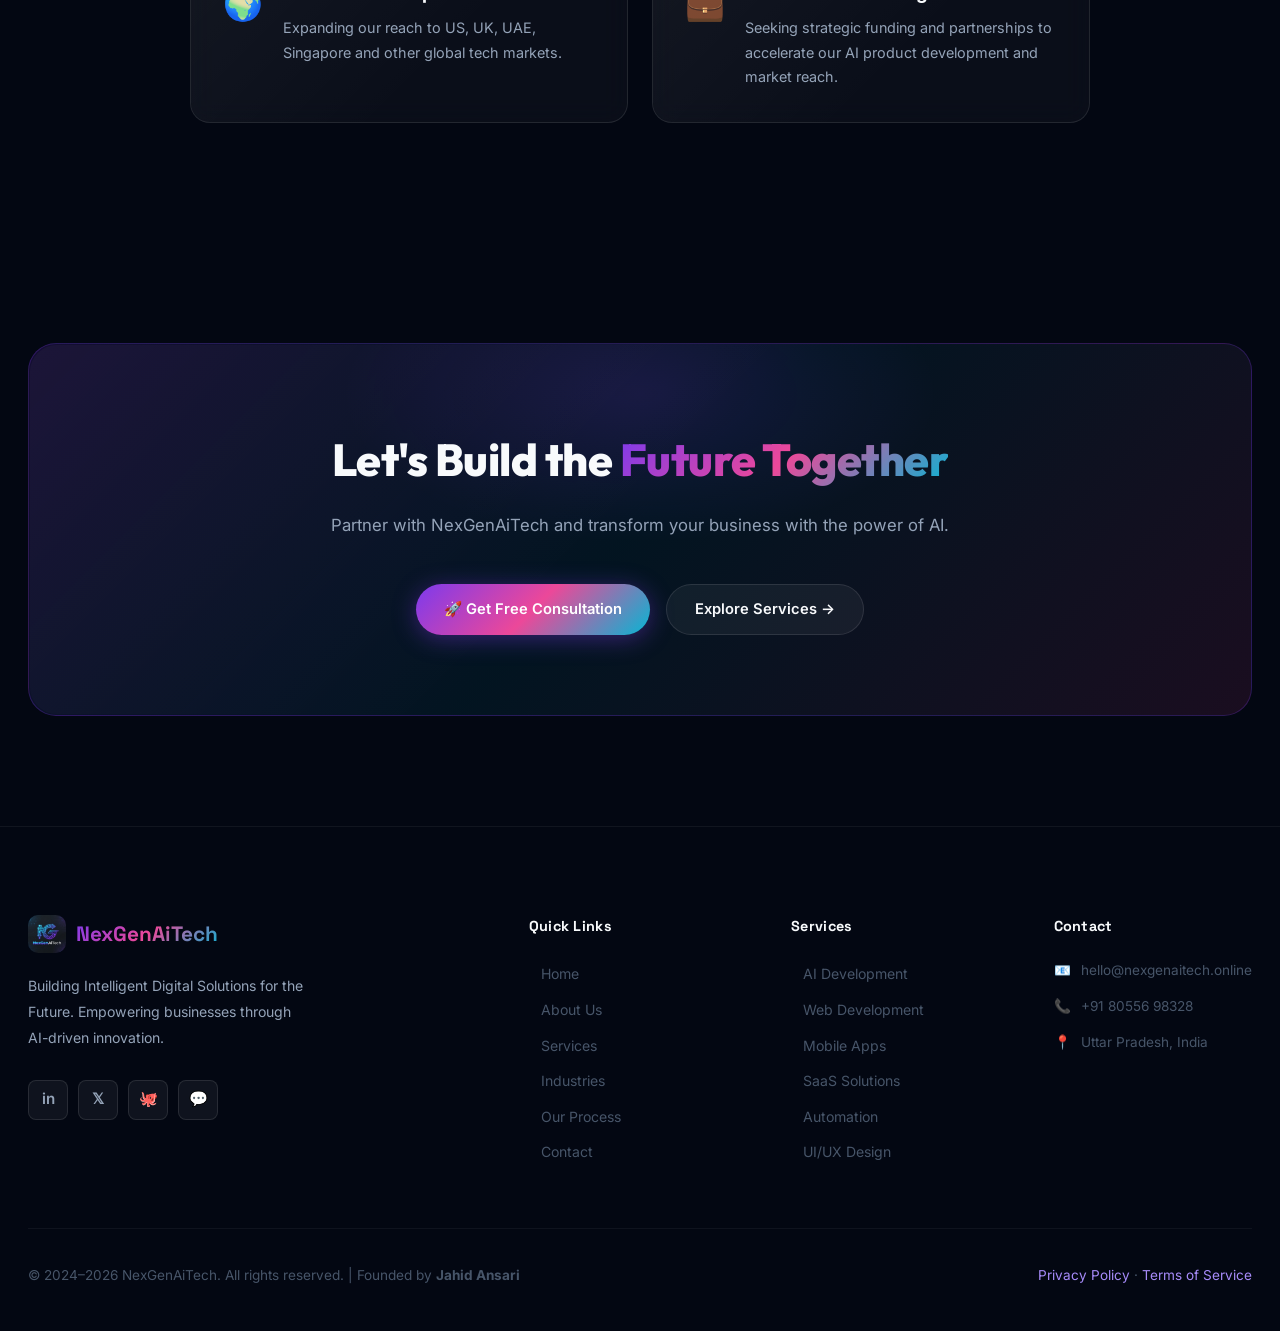
<file: about.html>
<!DOCTYPE html>
<html lang="en">
<head>
  <meta charset="UTF-8" />
  <meta name="viewport" content="width=device-width, initial-scale=1.0" />
  <title>About Us — NexGenAiTech | AI & Full-Stack Development Company</title>
  <meta name="description" content="Learn about NexGenAiTech — our story, mission, vision, and the team behind India's next-generation AI development company founded by Jahid Ansari." />
  <link rel="icon" href="logo.png" type="image/png" />
  <link rel="stylesheet" href="style.css" />
</head>
<body>

<div class="bg-animated"><div class="bg-orb"></div><div class="bg-orb-2"></div></div>
<div class="grid-overlay"></div>
<div class="noise"></div>

<!-- Offer Strip -->
<div class="offer-strip">
  🎉 Special Offer: Professional Website at just <strong>₹2,999</strong> — 5 Pages + 1 Year Hosting Free!
  <a href="https://wa.me/918055698328?text=Hi%20NexGenAiTech%2C%20I'm%20interested%20in%20the%20₹2999%20Website%20Offer." target="_blank">Grab Now →</a>
</div>

<!-- Navbar -->
<nav class="navbar" id="navbar">
  <div class="nav-container">
    <a href="index.html" class="nav-logo">
      <img src="logo.png" alt="NexGenAiTech Logo" />
      <span class="nav-logo-text">NexGenAiTech</span>
    </a>
    <ul class="nav-links" id="navLinks">
      <li><a href="index.html">Home</a></li>
      <li><a href="about.html" class="active">About</a></li>
      <li><a href="services.html">Services</a></li>
      <li><a href="industries.html">Industries</a></li>
      <li><a href="process.html">Process</a></li>
      <li><a href="contact.html" class="nav-cta">Get Quote</a></li>
    </ul>
    <div class="nav-toggle" id="navToggle"><span></span><span></span><span></span></div>
  </div>
</nav>

<!-- Page Hero -->
<div class="page-hero">
  <div class="section-badge reveal">🏢 Our Story</div>
  <h1 class="page-hero-title reveal reveal-delay-1">About <span class="gradient-text">NexGenAiTech</span></h1>
  <p class="page-hero-subtitle reveal reveal-delay-2">Built on a vision to make AI accessible to every business — we are India's next-gen AI &amp; software development powerhouse.</p>
</div>

<!-- About Intro -->
<div class="about-intro">
  <div class="reveal">
    <img src="hero-ai.png" alt="AI Technology Visualization" class="about-img-main" />
    <div class="about-stats-overlay">
      <div class="overlay-stat"><div class="num">50+</div><div class="lbl">Projects Done</div></div>
      <div class="overlay-stat"><div class="num">2024</div><div class="lbl">Founded</div></div>
      <div class="overlay-stat"><div class="num">6+</div><div class="lbl">Services</div></div>
      <div class="overlay-stat"><div class="num">∞</div><div class="lbl">Ambition</div></div>
    </div>
  </div>
  <div class="reveal reveal-delay-1">
    <div class="section-badge" style="margin-bottom:20px">📍 Uttar Pradesh, India</div>
    <h2 style="font-family:'Outfit',sans-serif;font-size:clamp(1.8rem,3vw,2.4rem);font-weight:800;line-height:1.2;margin-bottom:20px">We Are the Bridge Between <span class="gradient-text">AI & Business Growth</span></h2>
    <p style="color:var(--text-secondary);line-height:1.9;margin-bottom:20px;font-size:0.97rem">
      NexGenAiTech was established in 2024 in Uttar Pradesh, India with a single bold mission — to make AI-powered digital solutions accessible and affordable for businesses of every size, from early-stage startups to established enterprises.
    </p>
    <p style="color:var(--text-secondary);line-height:1.9;margin-bottom:20px;font-size:0.97rem">
      We're not just a development agency. We're a technology partner that combines deep AI expertise with full-stack engineering to deliver solutions that actually move the needle for your business.
    </p>
    <p style="color:var(--text-secondary);line-height:1.9;margin-bottom:32px;font-size:0.97rem">
      From custom GPT-powered chatbots and ML models to complete SaaS platforms and mobile apps — every line of code we write is engineered for scale, performance, and business impact.
    </p>
    <a href="contact.html" class="btn btn-primary">Work With Us →</a>
  </div>
</div>

<!-- Mission & Vision -->
<div class="section-divider">
  <div class="section" style="max-width:1240px">
    <div class="section-header reveal">
      <div class="section-badge">🎯 Purpose</div>
      <h2 class="section-title">Mission &amp; <span class="gradient-text">Vision</span></h2>
    </div>
    <div style="display:grid;grid-template-columns:1fr 1fr;gap:32px">
      <div class="glass-card reveal" style="padding:48px;position:relative;overflow:hidden">
        <div style="position:absolute;top:0;left:0;right:0;height:3px;background:var(--gradient-brand)"></div>
        <div style="font-size:3rem;margin-bottom:20px">🎯</div>
        <h3 style="font-family:'Outfit',sans-serif;font-size:1.5rem;font-weight:800;margin-bottom:16px">Our Mission</h3>
        <p style="color:var(--text-secondary);line-height:1.9;font-size:0.97rem">
          To provide businesses with <strong style="color:var(--text-primary)">smart, scalable, and automation-driven digital solutions</strong> that harness the full power of modern AI technologies — making cutting-edge innovation accessible to every business, regardless of size or budget.
        </p>
        <div style="margin-top:28px;padding:20px;background:rgba(124,58,237,0.08);border-radius:12px;border-left:3px solid var(--primary)">
          <p style="color:var(--primary-light);font-weight:600;font-style:italic;font-size:0.95rem">"Idea ko AI-powered product me convert karna" — turning every great vision into a working, intelligent product.</p>
        </div>
      </div>
      <div class="glass-card reveal reveal-delay-1" style="padding:48px;position:relative;overflow:hidden">
        <div style="position:absolute;top:0;left:0;right:0;height:3px;background:var(--gradient-cool)"></div>
        <div style="font-size:3rem;margin-bottom:20px">👁️</div>
        <h3 style="font-family:'Outfit',sans-serif;font-size:1.5rem;font-weight:800;margin-bottom:16px">Our Vision</h3>
        <p style="color:var(--text-secondary);line-height:1.9;font-size:0.97rem">
          To become a <strong style="color:var(--text-primary)">globally recognized technology brand</strong> that leads innovation at the intersection of Artificial Intelligence and software development — creating a future where AI empowers every business decision.
        </p>
        <div style="margin-top:28px;padding:20px;background:rgba(6,182,212,0.06);border-radius:12px;border-left:3px solid var(--accent)">
          <p style="color:var(--accent-light);font-weight:600;font-style:italic;font-size:0.95rem">"AI ko har business ke liye accessible banana" — democratizing AI for the world.</p>
        </div>
      </div>
    </div>
  </div>
</div>

<!-- USPs -->
<section class="section">
  <div class="section-header reveal">
    <div class="section-badge">🔥 What Sets Us Apart</div>
    <h2 class="section-title">Our Unique <span class="gradient-text">Selling Points</span></h2>
    <p class="section-subtitle">Why hundreds of businesses choose NexGenAiTech over traditional agencies.</p>
  </div>
  <div style="display:grid;grid-template-columns:repeat(3,1fr);gap:24px">
    <div class="glass-card reveal" style="padding:32px;text-align:center">
      <div style="font-size:2.5rem;margin-bottom:16px">🤖+💻</div>
      <h3 style="font-weight:700;margin-bottom:10px">AI + Dev Combined</h3>
      <p style="color:var(--text-secondary);font-size:0.9rem;line-height:1.7">The rare combination of deep AI expertise with full-stack development in one team — no handoffs, no communication gaps.</p>
    </div>
    <div class="glass-card reveal reveal-delay-1" style="padding:32px;text-align:center">
      <div style="font-size:2.5rem;margin-bottom:16px">🎯</div>
      <h3 style="font-weight:700;margin-bottom:10px">100% Custom Solutions</h3>
      <p style="color:var(--text-secondary);font-size:0.9rem;line-height:1.7">No templates, no copy-paste. Every solution is architected specifically for your business requirements and scale.</p>
    </div>
    <div class="glass-card reveal reveal-delay-2" style="padding:32px;text-align:center">
      <div style="font-size:2.5rem;margin-bottom:16px">💸</div>
      <h3 style="font-weight:700;margin-bottom:10px">Startup-Friendly Pricing</h3>
      <p style="color:var(--text-secondary);font-size:0.9rem;line-height:1.7">Enterprise-grade quality at startup-friendly rates. Flexible pricing models that grow with your budget.</p>
    </div>
    <div class="glass-card reveal" style="padding:32px;text-align:center">
      <div style="font-size:2.5rem;margin-bottom:16px">📐</div>
      <h3 style="font-weight:700;margin-bottom:10px">Scalable Architecture</h3>
      <p style="color:var(--text-secondary);font-size:0.9rem;line-height:1.7">Built to handle 1 user or 1 million users. We design for your future, not just your today.</p>
    </div>
    <div class="glass-card reveal reveal-delay-1" style="padding:32px;text-align:center">
      <div style="font-size:2.5rem;margin-bottom:16px">🤝</div>
      <h3 style="font-weight:700;margin-bottom:10px">Long-Term Support</h3>
      <p style="color:var(--text-secondary);font-size:0.9rem;line-height:1.7">We don't disappear after launch. Ongoing maintenance, updates, and strategic guidance as your partner.</p>
    </div>
    <div class="glass-card reveal reveal-delay-2" style="padding:32px;text-align:center">
      <div style="font-size:2.5rem;margin-bottom:16px">⚡</div>
      <h3 style="font-weight:700;margin-bottom:10px">Fast Delivery System</h3>
      <p style="color:var(--text-secondary);font-size:0.9rem;line-height:1.7">Agile sprints, daily standups, rapid iterations — your project ships on time without compromising quality.</p>
    </div>
  </div>
</section>

<!-- Founder Section -->
<div class="section-divider">
  <div class="section" style="max-width:1240px">
    <div class="section-header reveal">
      <div class="section-badge">👤 Leadership</div>
      <h2 class="section-title">Meet the <span class="gradient-text">Founder</span></h2>
    </div>
    <div class="glass-card founder-card reveal">
      <div class="founder-avatar">👨‍💻</div>
      <h2 class="founder-name">Jahid Ansari</h2>
      <div class="founder-role">Founder &amp; CEO — NexGenAiTech</div>
      <p class="founder-bio">
        Jahid Ansari is a passionate technologist and entrepreneur who founded NexGenAiTech with a singular vision: to democratize AI for businesses of all sizes. With expertise spanning AI/ML, full-stack development, and product strategy, he leads a team committed to building intelligent digital solutions that create real business value.
        <br><br>
        His philosophy is simple: <em>"Technology should serve business goals, not the other way around."</em> Every product NexGenAiTech builds is designed with this principle at its core — AI-powered, scalable, and built for the long term.
      </p>
      <div style="display:flex;gap:16px;justify-content:center;margin-top:28px">
        <a href="https://linkedin.com" target="_blank" class="btn btn-outline">LinkedIn</a>
        <a href="https://wa.me/918055698328" target="_blank" class="btn btn-primary">💬 Message</a>
      </div>
    </div>
  </div>
</div>

<!-- Future Goals -->
<section class="section">
  <div class="section-header reveal">
    <div class="section-badge">📈 The Road Ahead</div>
    <h2 class="section-title">Our <span class="gradient-text">Future Goals</span></h2>
    <p class="section-subtitle">We're just getting started. Here's where NexGenAiTech is headed.</p>
  </div>
  <div style="display:grid;grid-template-columns:repeat(2,1fr);gap:24px;max-width:900px;margin:0 auto">
    <div class="glass-card reveal" style="padding:32px;display:flex;align-items:flex-start;gap:20px">
      <div style="font-size:2rem;flex-shrink:0">🚀</div>
      <div>
        <h3 style="font-weight:700;margin-bottom:8px">Own SaaS Products</h3>
        <p style="color:var(--text-secondary);font-size:0.9rem;line-height:1.7">Launching proprietary AI SaaS tools for specific industries — from HR automation to marketing AI.</p>
      </div>
    </div>
    <div class="glass-card reveal reveal-delay-1" style="padding:32px;display:flex;align-items:flex-start;gap:20px">
      <div style="font-size:2rem;flex-shrink:0">🛒</div>
      <div>
        <h3 style="font-weight:700;margin-bottom:8px">AI Tools Marketplace</h3>
        <p style="color:var(--text-secondary);font-size:0.9rem;line-height:1.7">Building a marketplace for ready-to-use AI tools, plugins, and templates for businesses.</p>
      </div>
    </div>
    <div class="glass-card reveal" style="padding:32px;display:flex;align-items:flex-start;gap:20px">
      <div style="font-size:2rem;flex-shrink:0">🌍</div>
      <div>
        <h3 style="font-weight:700;margin-bottom:8px">International Expansion</h3>
        <p style="color:var(--text-secondary);font-size:0.9rem;line-height:1.7">Expanding our reach to US, UK, UAE, Singapore and other global tech markets.</p>
      </div>
    </div>
    <div class="glass-card reveal reveal-delay-1" style="padding:32px;display:flex;align-items:flex-start;gap:20px">
      <div style="font-size:2rem;flex-shrink:0">💼</div>
      <div>
        <h3 style="font-weight:700;margin-bottom:8px">Investor Onboarding</h3>
        <p style="color:var(--text-secondary);font-size:0.9rem;line-height:1.7">Seeking strategic funding and partnerships to accelerate our AI product development and market reach.</p>
      </div>
    </div>
  </div>
</section>

<!-- CTA -->
<div class="cta-wrapper">
  <div class="cta-banner reveal">
    <h2>Let's Build the <span class="gradient-text">Future Together</span></h2>
    <p>Partner with NexGenAiTech and transform your business with the power of AI.</p>
    <div class="cta-buttons">
      <a href="contact.html" class="btn btn-primary">🚀 Get Free Consultation</a>
      <a href="services.html" class="btn btn-secondary">Explore Services →</a>
    </div>
  </div>
</div>

<!-- Footer -->
<footer class="footer">
  <div class="footer-grid">
    <div class="footer-brand">
      <a href="index.html" class="nav-logo"><img src="logo.png" alt="NexGenAiTech" /><span class="nav-logo-text">NexGenAiTech</span></a>
      <p>Building Intelligent Digital Solutions for the Future. Empowering businesses through AI-driven innovation.</p>
      <div class="footer-social">
        <a href="#" class="social-link">in</a>
        <a href="#" class="social-link">𝕏</a>
        <a href="#" class="social-link">🐙</a>
        <a href="https://wa.me/918055698328" class="social-link">💬</a>
      </div>
    </div>
    <div class="footer-col">
      <h3>Quick Links</h3>
      <ul>
        <li><a href="index.html">Home</a></li>
        <li><a href="about.html">About Us</a></li>
        <li><a href="services.html">Services</a></li>
        <li><a href="industries.html">Industries</a></li>
        <li><a href="process.html">Our Process</a></li>
        <li><a href="contact.html">Contact</a></li>
      </ul>
    </div>
    <div class="footer-col">
      <h3>Services</h3>
      <ul>
        <li><a href="services.html#ai">AI Development</a></li>
        <li><a href="services.html#web">Web Development</a></li>
        <li><a href="services.html#mobile">Mobile Apps</a></li>
        <li><a href="services.html#saas">SaaS Solutions</a></li>
        <li><a href="services.html#automation">Automation</a></li>
        <li><a href="services.html#ui">UI/UX Design</a></li>
      </ul>
    </div>
    <div class="footer-col">
      <h3>Contact</h3>
      <div class="footer-contact-item"><span>📧</span><a href="mailto:hello@nexgenaitech.online">hello@nexgenaitech.online</a></div>
      <div class="footer-contact-item"><span>📞</span><a href="tel:+918055698328">+91 80556 98328</a></div>
      <div class="footer-contact-item"><span>📍</span><span>Uttar Pradesh, India</span></div>
    </div>
  </div>
  <div class="footer-bottom">
    <p>© 2024–2026 NexGenAiTech. All rights reserved. | Founded by <strong>Jahid Ansari</strong></p>
    <p><a href="privacy.html">Privacy Policy</a> · <a href="terms.html">Terms of Service</a></p>
  </div>
</footer>

<a href="https://wa.me/918055698328" target="_blank" class="whatsapp-btn">💬</a>
<button class="back-top" id="backTop">↑</button>

<script>
const navbar = document.getElementById('navbar');
window.addEventListener('scroll', () => {
  navbar.classList.toggle('scrolled', window.scrollY > 50);
  document.getElementById('backTop').classList.toggle('visible', window.scrollY > 400);
});
const navToggle = document.getElementById('navToggle');
const navLinks = document.getElementById('navLinks');
navToggle.addEventListener('click', () => { navToggle.classList.toggle('open'); navLinks.classList.toggle('open'); });
document.getElementById('backTop').addEventListener('click', () => window.scrollTo({top:0,behavior:'smooth'}));
const observer = new IntersectionObserver(entries => entries.forEach(e => { if(e.isIntersecting) e.target.classList.add('visible'); }), {threshold:0.1});
document.querySelectorAll('.reveal').forEach(el => observer.observe(el));
setTimeout(() => document.querySelectorAll('.reveal').forEach(el => { if(el.getBoundingClientRect().top < window.innerHeight) el.classList.add('visible'); }), 100);
</script>
</body>
</html>
</file>
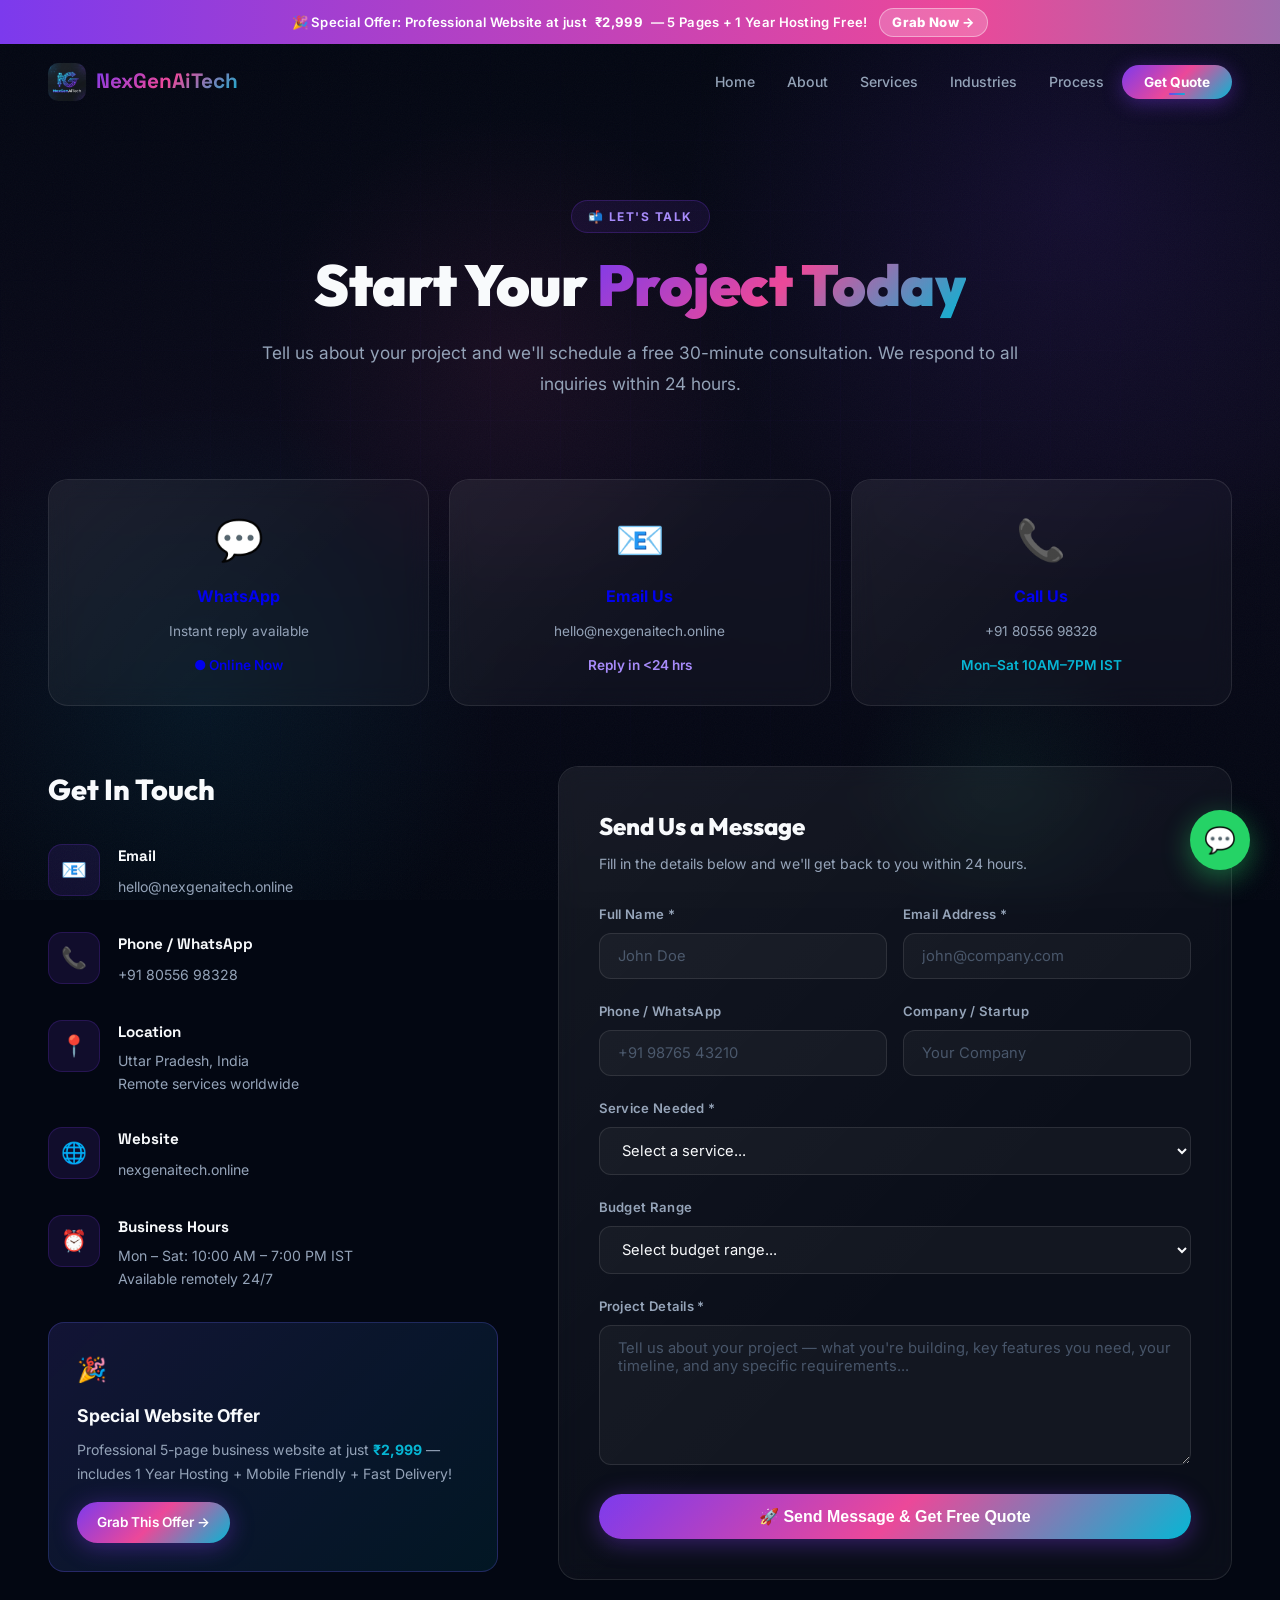
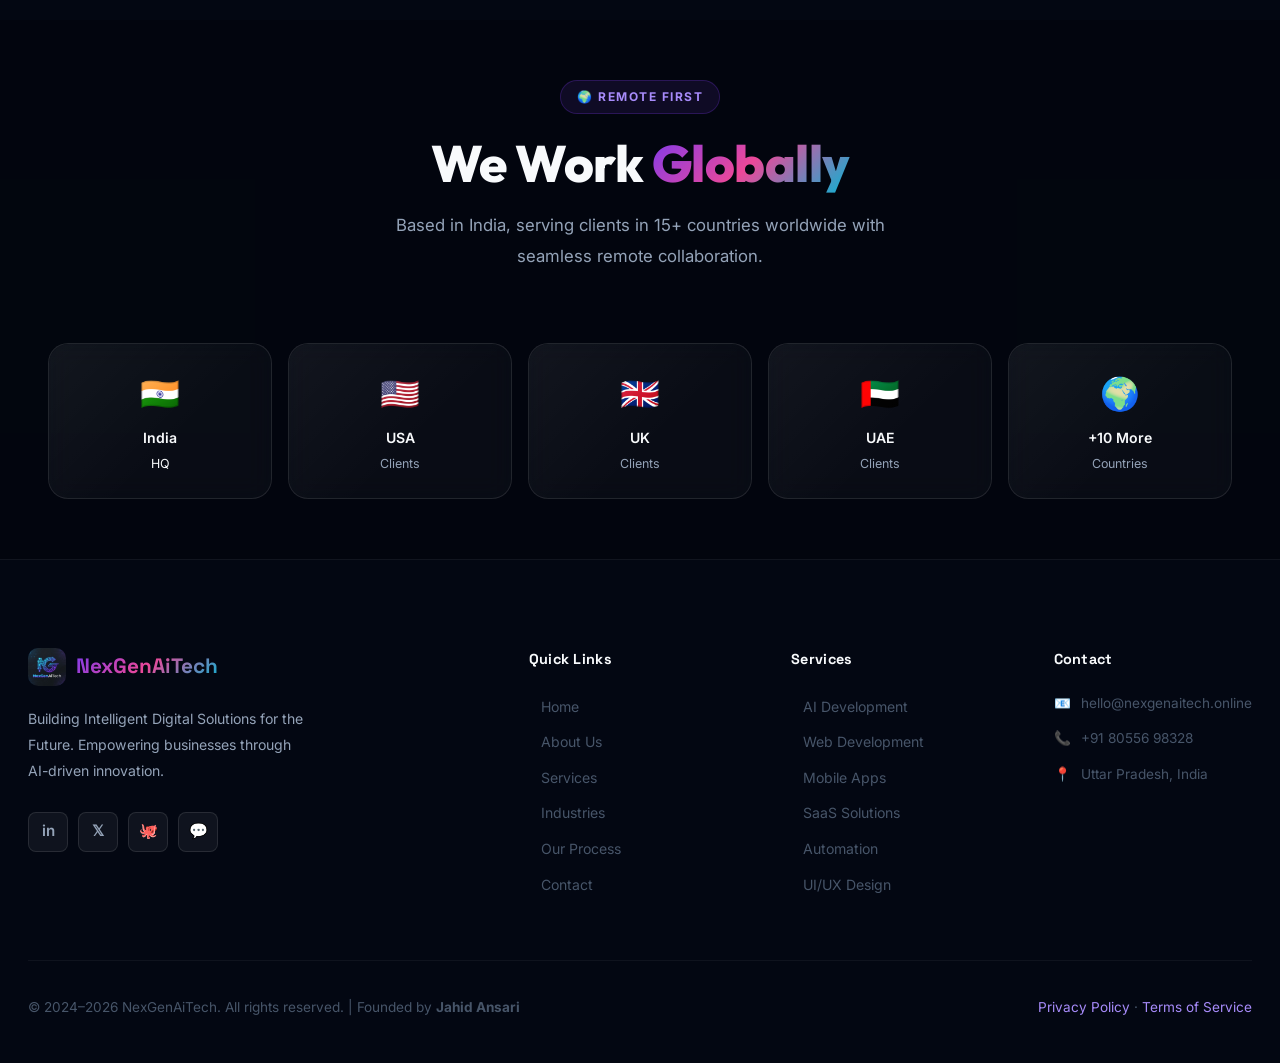
<file: contact.html>
<!DOCTYPE html>
<html lang="en">
<head>
  <meta charset="UTF-8" />
  <meta name="viewport" content="width=device-width, initial-scale=1.0" />
  <title>Contact Us — NexGenAiTech | Start Your AI Project</title>
  <meta name="description" content="Get in touch with NexGenAiTech for a free consultation on your AI, web, mobile, or SaaS project. We respond within 24 hours." />
  <link rel="icon" href="logo.png" type="image/png" />
  <link rel="stylesheet" href="style.css" />
  <style>
    .success-msg {
      display: none;
      background: rgba(16,185,129,0.1);
      border: 1px solid rgba(16,185,129,0.3);
      border-radius: 12px;
      padding: 20px 24px;
      color: var(--success);
      font-weight: 600;
      margin-top: 16px;
      text-align: center;
    }
    .success-msg.show { display: block; }
  </style>
</head>
<body>

<div class="bg-animated"><div class="bg-orb"></div><div class="bg-orb-2"></div></div>
<div class="grid-overlay"></div>
<div class="noise"></div>

<div class="offer-strip">
  🎉 Special Offer: Professional Website at just <strong>₹2,999</strong> — 5 Pages + 1 Year Hosting Free!
  <a href="https://wa.me/918055698328?text=Hi%20NexGenAiTech%2C%20I'm%20interested%20in%20the%20₹2999%20Website%20Offer." target="_blank">Grab Now →</a>
</div>

<nav class="navbar" id="navbar">
  <div class="nav-container">
    <a href="index.html" class="nav-logo">
      <img src="logo.png" alt="NexGenAiTech Logo" />
      <span class="nav-logo-text">NexGenAiTech</span>
    </a>
    <ul class="nav-links" id="navLinks">
      <li><a href="index.html">Home</a></li>
      <li><a href="about.html">About</a></li>
      <li><a href="services.html">Services</a></li>
      <li><a href="industries.html">Industries</a></li>
      <li><a href="process.html">Process</a></li>
      <li><a href="contact.html" class="nav-cta active">Get Quote</a></li>
    </ul>
    <div class="nav-toggle" id="navToggle"><span></span><span></span><span></span></div>
  </div>
</nav>

<div class="page-hero">
  <div class="section-badge reveal">📬 Let's Talk</div>
  <h1 class="page-hero-title reveal reveal-delay-1">Start Your <span class="gradient-text">Project Today</span></h1>
  <p class="page-hero-subtitle reveal reveal-delay-2">Tell us about your project and we'll schedule a free 30-minute consultation. We respond to all inquiries within 24 hours.</p>
</div>

<!-- Quick Contact Options -->
<section class="section" style="padding-top:0;padding-bottom:40px">
  <div style="display:grid;grid-template-columns:repeat(3,1fr);gap:20px;margin-bottom:60px">
    <a href="https://wa.me/918055698328" target="_blank" class="glass-card reveal" style="padding:28px;text-align:center;text-decoration:none;display:flex;flex-direction:column;align-items:center;gap:12px">
      <div style="font-size:2.5rem">💬</div>
      <h3 style="font-weight:700;font-size:1rem">WhatsApp</h3>
      <p style="color:var(--text-secondary);font-size:0.85rem">Instant reply available</p>
      <span style="color:var(--success);font-weight:600;font-size:0.85rem">● Online Now</span>
    </a>
    <a href="mailto:hello@nexgenaitech.online" class="glass-card reveal reveal-delay-1" style="padding:28px;text-align:center;text-decoration:none;display:flex;flex-direction:column;align-items:center;gap:12px">
      <div style="font-size:2.5rem">📧</div>
      <h3 style="font-weight:700;font-size:1rem">Email Us</h3>
      <p style="color:var(--text-secondary);font-size:0.85rem">hello@nexgenaitech.online</p>
      <span style="color:var(--primary-light);font-weight:600;font-size:0.85rem">Reply in &lt;24 hrs</span>
    </a>
    <a href="tel:+918055698328" class="glass-card reveal reveal-delay-2" style="padding:28px;text-align:center;text-decoration:none;display:flex;flex-direction:column;align-items:center;gap:12px">
      <div style="font-size:2.5rem">📞</div>
      <h3 style="font-weight:700;font-size:1rem">Call Us</h3>
      <p style="color:var(--text-secondary);font-size:0.85rem">+91 80556 98328</p>
      <span style="color:var(--accent);font-weight:600;font-size:0.85rem">Mon–Sat 10AM–7PM IST</span>
    </a>
  </div>

  <!-- Contact Form + Info -->
  <div class="contact-grid">
    <div class="reveal">
      <h2 style="font-family:'Outfit',sans-serif;font-size:1.8rem;font-weight:800;margin-bottom:32px">Get In Touch</h2>

      <div class="contact-info-item">
        <div class="contact-info-icon">📧</div>
        <div>
          <h4>Email</h4>
          <a href="mailto:hello@nexgenaitech.online">hello@nexgenaitech.online</a>
        </div>
      </div>

      <div class="contact-info-item">
        <div class="contact-info-icon">📞</div>
        <div>
          <h4>Phone / WhatsApp</h4>
          <a href="tel:+918055698328">+91 80556 98328</a>
        </div>
      </div>

      <div class="contact-info-item">
        <div class="contact-info-icon">📍</div>
        <div>
          <h4>Location</h4>
          <p>Uttar Pradesh, India<br>Remote services worldwide</p>
        </div>
      </div>

      <div class="contact-info-item">
        <div class="contact-info-icon">🌐</div>
        <div>
          <h4>Website</h4>
          <a href="https://nexgenaitech.online" target="_blank">nexgenaitech.online</a>
        </div>
      </div>

      <div class="contact-info-item">
        <div class="contact-info-icon">⏰</div>
        <div>
          <h4>Business Hours</h4>
          <p>Mon – Sat: 10:00 AM – 7:00 PM IST<br>Available remotely 24/7</p>
        </div>
      </div>

      <!-- Special Offer Box -->
      <div style="margin-top:32px;padding:28px;background:linear-gradient(135deg,rgba(108,99,255,0.15),rgba(0,212,255,0.08));border:1px solid rgba(108,99,255,0.25);border-radius:16px">
        <div style="font-size:1.5rem;margin-bottom:12px">🎉</div>
        <h3 style="font-weight:700;font-size:1.1rem;margin-bottom:8px">Special Website Offer</h3>
        <p style="color:var(--text-secondary);font-size:0.88rem;line-height:1.7;margin-bottom:16px">Professional 5-page business website at just <strong style="color:var(--accent)">₹2,999</strong> — includes 1 Year Hosting + Mobile Friendly + Fast Delivery!</p>
        <a href="https://wa.me/918055698328?text=Hi%20NexGenAiTech%2C%20I'm%20interested%20in%20the%20₹2999%20Website%20Offer." target="_blank" class="btn btn-primary" style="font-size:0.85rem;padding:10px 20px">Grab This Offer →</a>
      </div>
    </div>

    <!-- Contact Form -->
    <div class="glass-card reveal reveal-delay-1" style="padding:40px">
      <h2 style="font-family:'Outfit',sans-serif;font-size:1.5rem;font-weight:800;margin-bottom:8px">Send Us a Message</h2>
      <p style="color:var(--text-secondary);font-size:0.88rem;margin-bottom:28px">Fill in the details below and we'll get back to you within 24 hours.</p>

      <form id="contactForm" onsubmit="handleSubmit(event)">
        <div class="form-row">
          <div class="form-group">
            <label for="name">Full Name *</label>
            <input type="text" id="name" name="name" class="form-control" placeholder="John Doe" required />
          </div>
          <div class="form-group">
            <label for="email">Email Address *</label>
            <input type="email" id="email" name="email" class="form-control" placeholder="john@company.com" required />
          </div>
        </div>

        <div class="form-row">
          <div class="form-group">
            <label for="phone">Phone / WhatsApp</label>
            <input type="tel" id="phone" name="phone" class="form-control" placeholder="+91 98765 43210" />
          </div>
          <div class="form-group">
            <label for="company">Company / Startup</label>
            <input type="text" id="company" name="company" class="form-control" placeholder="Your Company" />
          </div>
        </div>

        <div class="form-group">
          <label for="service">Service Needed *</label>
          <select id="service" name="service" class="form-control" required>
            <option value="">Select a service...</option>
            <option value="ai">🤖 AI & Machine Learning</option>
            <option value="web">💻 Web Development</option>
            <option value="mobile">📱 Mobile App Development</option>
            <option value="saas">⚙️ SaaS Product Development</option>
            <option value="automation">🔄 Automation Solutions</option>
            <option value="ui">🎨 UI/UX Design</option>
            <option value="website-offer">🎉 ₹2,999 Website Offer</option>
            <option value="other">💡 Other / Not Sure</option>
          </select>
        </div>

        <div class="form-group">
          <label for="budget">Budget Range</label>
          <select id="budget" name="budget" class="form-control">
            <option value="">Select budget range...</option>
            <option value="2999-10000">₹2,999 – ₹10,000</option>
            <option value="10000-50000">₹10,000 – ₹50,000</option>
            <option value="50000-200000">₹50,000 – ₹2,00,000</option>
            <option value="200000-500000">₹2,00,000 – ₹5,00,000</option>
            <option value="500000+">₹5,00,000+</option>
            <option value="discuss">Let's Discuss</option>
          </select>
        </div>

        <div class="form-group">
          <label for="message">Project Details *</label>
          <textarea id="message" name="message" class="form-control" placeholder="Tell us about your project — what you're building, key features you need, your timeline, and any specific requirements..." required></textarea>
        </div>

        <button type="submit" class="btn btn-primary" id="submitBtn" style="width:100%;justify-content:center;font-size:1rem">
          🚀 Send Message & Get Free Quote
        </button>

        <div id="successMsg" class="success-msg">
          ✅ Thank you! Your message has been sent. We'll get back to you within 24 hours. Check your WhatsApp too!
        </div>
      </form>
    </div>
  </div>
</section>

<!-- Map / Location Visual -->
<section style="background:rgba(0,0,0,0.2);padding:60px 0">
  <div class="section" style="padding-top:0;padding-bottom:0">
    <div class="section-header reveal">
      <div class="section-badge">🌍 Remote First</div>
      <h2 class="section-title">We Work <span class="gradient-text">Globally</span></h2>
      <p class="section-subtitle">Based in India, serving clients in 15+ countries worldwide with seamless remote collaboration.</p>
    </div>
    <div style="display:grid;grid-template-columns:repeat(5,1fr);gap:16px;text-align:center">
      <div class="glass-card reveal" style="padding:24px;font-size:0.88rem">
        <div style="font-size:2rem;margin-bottom:8px">🇮🇳</div>
        <div style="font-weight:600">India</div>
        <div style="color:var(--success);font-size:0.78rem;margin-top:4px">HQ</div>
      </div>
      <div class="glass-card reveal reveal-delay-1" style="padding:24px;font-size:0.88rem">
        <div style="font-size:2rem;margin-bottom:8px">🇺🇸</div>
        <div style="font-weight:600">USA</div>
        <div style="color:var(--text-secondary);font-size:0.78rem;margin-top:4px">Clients</div>
      </div>
      <div class="glass-card reveal reveal-delay-2" style="padding:24px;font-size:0.88rem">
        <div style="font-size:2rem;margin-bottom:8px">🇬🇧</div>
        <div style="font-weight:600">UK</div>
        <div style="color:var(--text-secondary);font-size:0.78rem;margin-top:4px">Clients</div>
      </div>
      <div class="glass-card reveal reveal-delay-3" style="padding:24px;font-size:0.88rem">
        <div style="font-size:2rem;margin-bottom:8px">🇦🇪</div>
        <div style="font-weight:600">UAE</div>
        <div style="color:var(--text-secondary);font-size:0.78rem;margin-top:4px">Clients</div>
      </div>
      <div class="glass-card reveal" style="padding:24px;font-size:0.88rem">
        <div style="font-size:2rem;margin-bottom:8px">🌍</div>
        <div style="font-weight:600">+10 More</div>
        <div style="color:var(--text-secondary);font-size:0.78rem;margin-top:4px">Countries</div>
      </div>
    </div>
  </div>
</section>

<!-- Footer -->
<footer class="footer">
  <div class="footer-grid">
    <div class="footer-brand">
      <a href="index.html" class="nav-logo"><img src="logo.png" alt="NexGenAiTech" /><span class="nav-logo-text">NexGenAiTech</span></a>
      <p>Building Intelligent Digital Solutions for the Future. Empowering businesses through AI-driven innovation.</p>
      <div class="footer-social">
        <a href="#" class="social-link">in</a><a href="#" class="social-link">𝕏</a>
        <a href="#" class="social-link">🐙</a><a href="https://wa.me/918055698328" class="social-link">💬</a>
      </div>
    </div>
    <div class="footer-col">
      <h3>Quick Links</h3>
      <ul>
        <li><a href="index.html">Home</a></li><li><a href="about.html">About Us</a></li>
        <li><a href="services.html">Services</a></li><li><a href="industries.html">Industries</a></li>
        <li><a href="process.html">Our Process</a></li><li><a href="contact.html">Contact</a></li>
      </ul>
    </div>
    <div class="footer-col">
      <h3>Services</h3>
      <ul>
        <li><a href="services.html#ai">AI Development</a></li><li><a href="services.html#web">Web Development</a></li>
        <li><a href="services.html#mobile">Mobile Apps</a></li><li><a href="services.html#saas">SaaS Solutions</a></li>
        <li><a href="services.html#automation">Automation</a></li><li><a href="services.html#ui">UI/UX Design</a></li>
      </ul>
    </div>
    <div class="footer-col">
      <h3>Contact</h3>
      <div class="footer-contact-item"><span>📧</span><a href="mailto:hello@nexgenaitech.online">hello@nexgenaitech.online</a></div>
      <div class="footer-contact-item"><span>📞</span><a href="tel:+918055698328">+91 80556 98328</a></div>
      <div class="footer-contact-item"><span>📍</span><span>Uttar Pradesh, India</span></div>
    </div>
  </div>
  <div class="footer-bottom">
    <p>© 2024–2026 NexGenAiTech. All rights reserved. | Founded by <strong>Jahid Ansari</strong></p>
    <p><a href="privacy.html">Privacy Policy</a> · <a href="terms.html">Terms of Service</a></p>
  </div>
</footer>

<a href="https://wa.me/918055698328" target="_blank" class="whatsapp-btn">💬</a>
<button class="back-top" id="backTop">↑</button>

<script>
function handleSubmit(e) {
  e.preventDefault();
  const btn = document.getElementById('submitBtn');
  btn.textContent = '⏳ Sending...';
  btn.disabled = true;

  const name = document.getElementById('name').value;
  const service = document.getElementById('service').value;
  const message = document.getElementById('message').value;
  const phone = document.getElementById('phone').value;

  // Construct WhatsApp message
  const waMsg = `Hi NexGenAiTech! 👋\n\nName: ${name}\nService: ${service}\nMessage: ${message}${phone ? '\nPhone: '+phone : ''}`;
  const waUrl = `https://wa.me/918055698328?text=${encodeURIComponent(waMsg)}`;

  setTimeout(() => {
    document.getElementById('successMsg').classList.add('show');
    btn.textContent = '✅ Message Sent!';
    btn.style.background = 'rgba(16,185,129,0.2)';
    // Optionally redirect to WhatsApp
    window.open(waUrl, '_blank');
  }, 1200);
}

const navbar = document.getElementById('navbar');
window.addEventListener('scroll', () => {
  navbar.classList.toggle('scrolled', window.scrollY > 50);
  document.getElementById('backTop').classList.toggle('visible', window.scrollY > 400);
});
const navToggle = document.getElementById('navToggle');
const navLinks = document.getElementById('navLinks');
navToggle.addEventListener('click', () => { navToggle.classList.toggle('open'); navLinks.classList.toggle('open'); });
document.getElementById('backTop').addEventListener('click', () => window.scrollTo({top:0,behavior:'smooth'}));
const observer = new IntersectionObserver(entries => entries.forEach(e => { if(e.isIntersecting) e.target.classList.add('visible'); }), {threshold:0.1});
document.querySelectorAll('.reveal').forEach(el => observer.observe(el));
setTimeout(() => document.querySelectorAll('.reveal').forEach(el => { if(el.getBoundingClientRect().top < window.innerHeight) el.classList.add('visible'); }), 100);
</script>
</body>
</html>
</file>
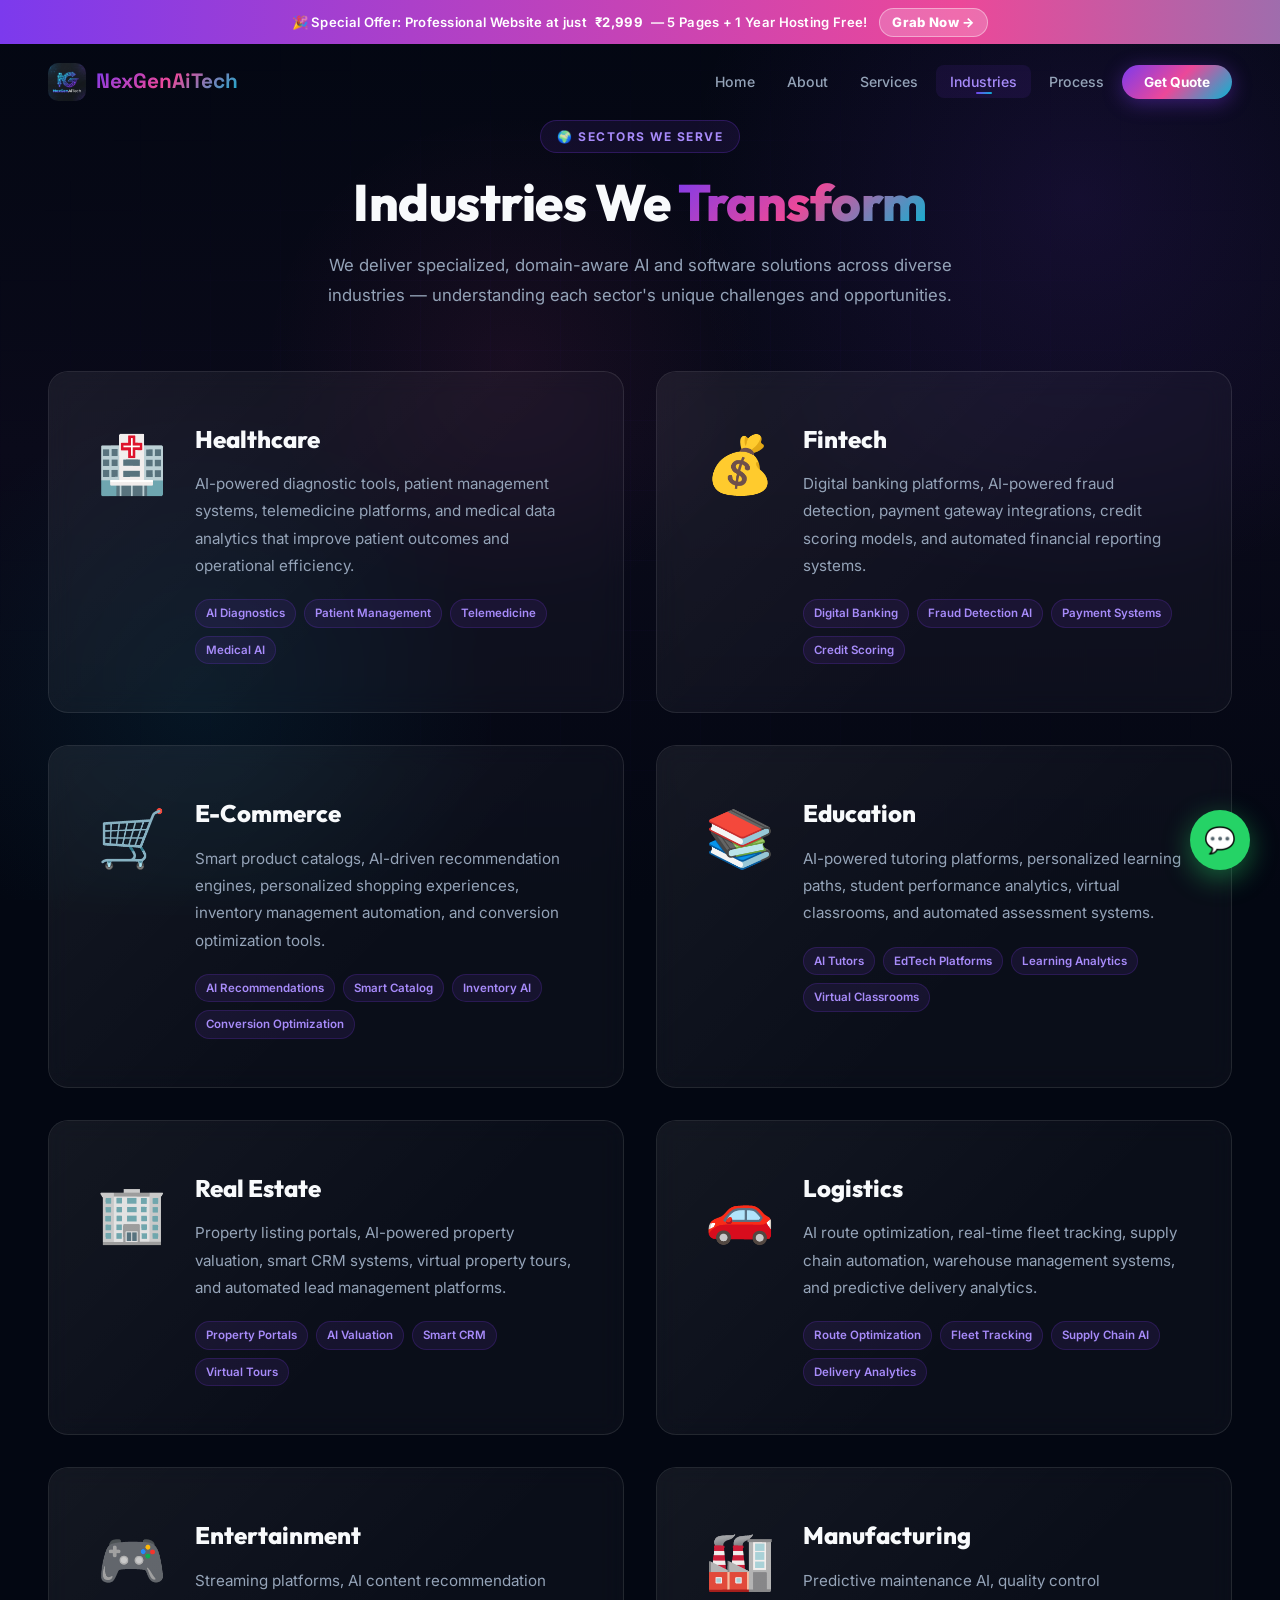
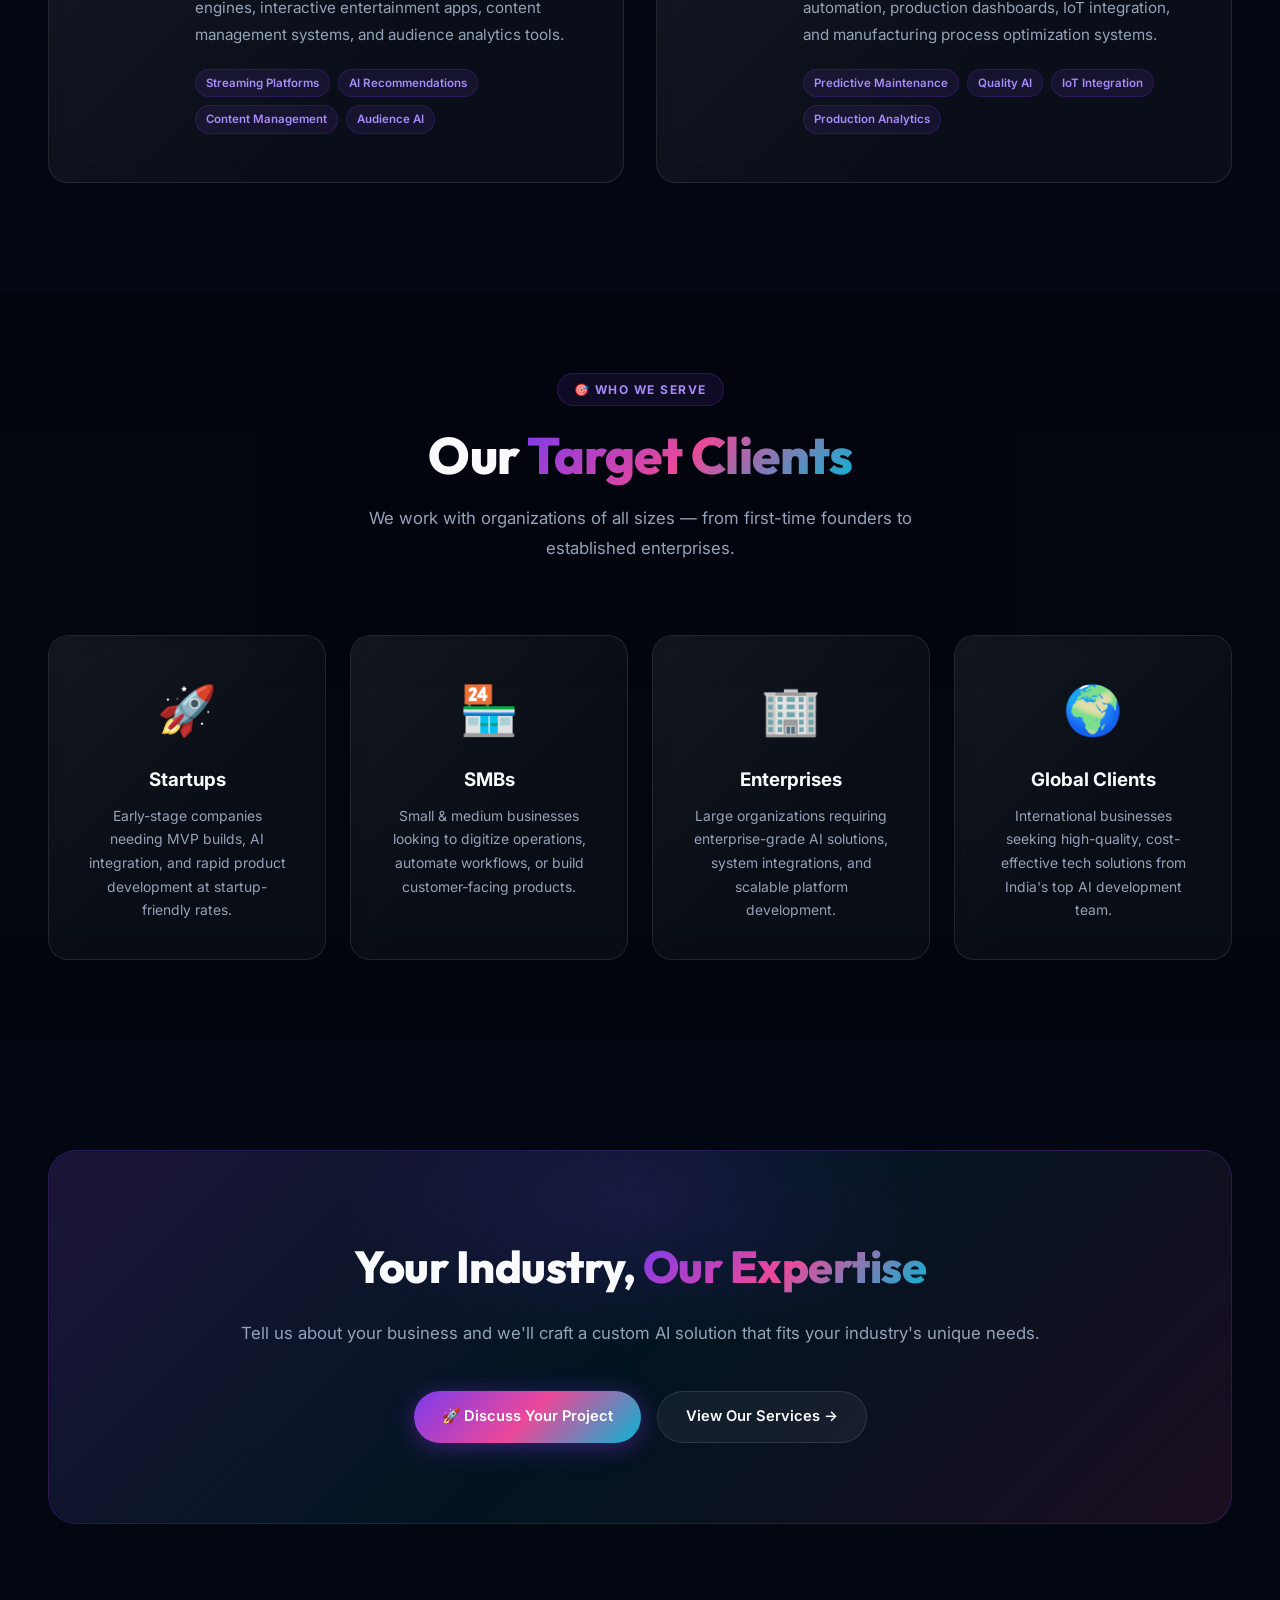
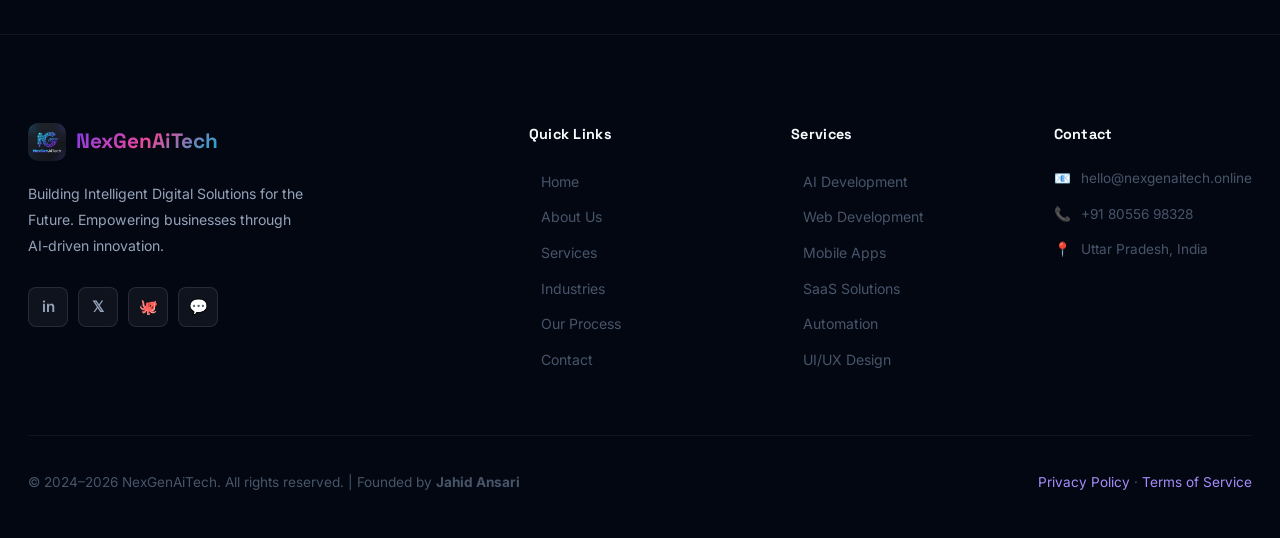
<file: industries.html>
<!DOCTYPE html>
<html lang="en">
<head>
  <meta charset="UTF-8" />
  <meta name="viewport" content="width=device-width, initial-scale=1.0" />
  <title>Industries — NexGenAiTech | AI Solutions Across Sectors</title>
  <meta name="description" content="NexGenAiTech delivers specialized AI and software development solutions across Healthcare, Fintech, E-Commerce, Education, Real Estate, and more." />
  <link rel="icon" href="logo.png" type="image/png" />
  <link rel="stylesheet" href="style.css" />
</head>
<body>

<div class="bg-animated"><div class="bg-orb"></div></div>
<div class="grid-overlay"></div>

<div class="offer-strip">
  🎉 Special Offer: Professional Website at just <strong>₹2,999</strong> — 5 Pages + 1 Year Hosting Free!
  <a href="https://wa.me/918055698328?text=Hi%20NexGenAiTech%2C%20I'm%20interested%20in%20the%20₹2999%20Website%20Offer." target="_blank">Grab Now →</a>
</div>

<nav class="navbar" id="navbar">
  <div class="nav-container">
    <a href="index.html" class="nav-logo">
      <img src="logo.png" alt="NexGenAiTech Logo" />
      <span class="nav-logo-text">NexGenAiTech</span>
    </a>
    <ul class="nav-links" id="navLinks">
      <li><a href="index.html">Home</a></li>
      <li><a href="about.html">About</a></li>
      <li><a href="services.html">Services</a></li>
      <li><a href="industries.html" class="active">Industries</a></li>
      <li><a href="process.html">Process</a></li>
      <li><a href="contact.html" class="nav-cta">Get Quote</a></li>
    </ul>
    <div class="nav-toggle" id="navToggle"><span></span><span></span><span></span></div>
  </div>
</nav>

<div style="padding-top:120px;padding-bottom:60px;text-align:center;max-width:900px;margin:0 auto;padding-left:24px;padding-right:24px">
  <div class="section-badge reveal">🌍 Sectors We Serve</div>
  <h1 class="section-title reveal reveal-delay-1">Industries We <span class="gradient-text">Transform</span></h1>
  <p class="section-subtitle reveal reveal-delay-2" style="max-width:700px;margin:0 auto">We deliver specialized, domain-aware AI and software solutions across diverse industries — understanding each sector's unique challenges and opportunities.</p>
</div>

<!-- Industry Cards Grid -->
<section class="section" style="padding-top:0">
  <div style="display:grid;grid-template-columns:repeat(2,1fr);gap:32px">

    <div class="glass-card reveal" style="padding:48px;display:flex;gap:28px;align-items:flex-start">
      <div style="font-size:3.5rem;flex-shrink:0">🏥</div>
      <div>
        <h2 style="font-family:'Outfit',sans-serif;font-size:1.5rem;font-weight:800;margin-bottom:12px">Healthcare</h2>
        <p style="color:var(--text-secondary);line-height:1.8;margin-bottom:20px;font-size:0.95rem">AI-powered diagnostic tools, patient management systems, telemedicine platforms, and medical data analytics that improve patient outcomes and operational efficiency.</p>
        <div style="display:flex;flex-wrap:wrap;gap:8px">
          <span class="tag">AI Diagnostics</span>
          <span class="tag">Patient Management</span>
          <span class="tag">Telemedicine</span>
          <span class="tag">Medical AI</span>
        </div>
      </div>
    </div>

    <div class="glass-card reveal reveal-delay-1" style="padding:48px;display:flex;gap:28px;align-items:flex-start">
      <div style="font-size:3.5rem;flex-shrink:0">💰</div>
      <div>
        <h2 style="font-family:'Outfit',sans-serif;font-size:1.5rem;font-weight:800;margin-bottom:12px">Fintech</h2>
        <p style="color:var(--text-secondary);line-height:1.8;margin-bottom:20px;font-size:0.95rem">Digital banking platforms, AI-powered fraud detection, payment gateway integrations, credit scoring models, and automated financial reporting systems.</p>
        <div style="display:flex;flex-wrap:wrap;gap:8px">
          <span class="tag">Digital Banking</span>
          <span class="tag">Fraud Detection AI</span>
          <span class="tag">Payment Systems</span>
          <span class="tag">Credit Scoring</span>
        </div>
      </div>
    </div>

    <div class="glass-card reveal" style="padding:48px;display:flex;gap:28px;align-items:flex-start">
      <div style="font-size:3.5rem;flex-shrink:0">🛒</div>
      <div>
        <h2 style="font-family:'Outfit',sans-serif;font-size:1.5rem;font-weight:800;margin-bottom:12px">E-Commerce</h2>
        <p style="color:var(--text-secondary);line-height:1.8;margin-bottom:20px;font-size:0.95rem">Smart product catalogs, AI-driven recommendation engines, personalized shopping experiences, inventory management automation, and conversion optimization tools.</p>
        <div style="display:flex;flex-wrap:wrap;gap:8px">
          <span class="tag">AI Recommendations</span>
          <span class="tag">Smart Catalog</span>
          <span class="tag">Inventory AI</span>
          <span class="tag">Conversion Optimization</span>
        </div>
      </div>
    </div>

    <div class="glass-card reveal reveal-delay-1" style="padding:48px;display:flex;gap:28px;align-items:flex-start">
      <div style="font-size:3.5rem;flex-shrink:0">📚</div>
      <div>
        <h2 style="font-family:'Outfit',sans-serif;font-size:1.5rem;font-weight:800;margin-bottom:12px">Education</h2>
        <p style="color:var(--text-secondary);line-height:1.8;margin-bottom:20px;font-size:0.95rem">AI-powered tutoring platforms, personalized learning paths, student performance analytics, virtual classrooms, and automated assessment systems.</p>
        <div style="display:flex;flex-wrap:wrap;gap:8px">
          <span class="tag">AI Tutors</span>
          <span class="tag">EdTech Platforms</span>
          <span class="tag">Learning Analytics</span>
          <span class="tag">Virtual Classrooms</span>
        </div>
      </div>
    </div>

    <div class="glass-card reveal" style="padding:48px;display:flex;gap:28px;align-items:flex-start">
      <div style="font-size:3.5rem;flex-shrink:0">🏢</div>
      <div>
        <h2 style="font-family:'Outfit',sans-serif;font-size:1.5rem;font-weight:800;margin-bottom:12px">Real Estate</h2>
        <p style="color:var(--text-secondary);line-height:1.8;margin-bottom:20px;font-size:0.95rem">Property listing portals, AI-powered property valuation, smart CRM systems, virtual property tours, and automated lead management platforms.</p>
        <div style="display:flex;flex-wrap:wrap;gap:8px">
          <span class="tag">Property Portals</span>
          <span class="tag">AI Valuation</span>
          <span class="tag">Smart CRM</span>
          <span class="tag">Virtual Tours</span>
        </div>
      </div>
    </div>

    <div class="glass-card reveal reveal-delay-1" style="padding:48px;display:flex;gap:28px;align-items:flex-start">
      <div style="font-size:3.5rem;flex-shrink:0">🚗</div>
      <div>
        <h2 style="font-family:'Outfit',sans-serif;font-size:1.5rem;font-weight:800;margin-bottom:12px">Logistics</h2>
        <p style="color:var(--text-secondary);line-height:1.8;margin-bottom:20px;font-size:0.95rem">AI route optimization, real-time fleet tracking, supply chain automation, warehouse management systems, and predictive delivery analytics.</p>
        <div style="display:flex;flex-wrap:wrap;gap:8px">
          <span class="tag">Route Optimization</span>
          <span class="tag">Fleet Tracking</span>
          <span class="tag">Supply Chain AI</span>
          <span class="tag">Delivery Analytics</span>
        </div>
      </div>
    </div>

    <div class="glass-card reveal" style="padding:48px;display:flex;gap:28px;align-items:flex-start">
      <div style="font-size:3.5rem;flex-shrink:0">🎮</div>
      <div>
        <h2 style="font-family:'Outfit',sans-serif;font-size:1.5rem;font-weight:800;margin-bottom:12px">Entertainment</h2>
        <p style="color:var(--text-secondary);line-height:1.8;margin-bottom:20px;font-size:0.95rem">Streaming platforms, AI content recommendation engines, interactive entertainment apps, content management systems, and audience analytics tools.</p>
        <div style="display:flex;flex-wrap:wrap;gap:8px">
          <span class="tag">Streaming Platforms</span>
          <span class="tag">AI Recommendations</span>
          <span class="tag">Content Management</span>
          <span class="tag">Audience AI</span>
        </div>
      </div>
    </div>

    <div class="glass-card reveal reveal-delay-1" style="padding:48px;display:flex;gap:28px;align-items:flex-start">
      <div style="font-size:3.5rem;flex-shrink:0">🏭</div>
      <div>
        <h2 style="font-family:'Outfit',sans-serif;font-size:1.5rem;font-weight:800;margin-bottom:12px">Manufacturing</h2>
        <p style="color:var(--text-secondary);line-height:1.8;margin-bottom:20px;font-size:0.95rem">Predictive maintenance AI, quality control automation, production dashboards, IoT integration, and manufacturing process optimization systems.</p>
        <div style="display:flex;flex-wrap:wrap;gap:8px">
          <span class="tag">Predictive Maintenance</span>
          <span class="tag">Quality AI</span>
          <span class="tag">IoT Integration</span>
          <span class="tag">Production Analytics</span>
        </div>
      </div>
    </div>

  </div>
</section>

<!-- Target Clients -->
<section style="padding: 80px 0; background: rgba(0,0,0,0.2);">
  <div class="section" style="padding-top:0;padding-bottom:0">
    <div class="section-header reveal">
      <div class="section-badge">🎯 Who We Serve</div>
      <h2 class="section-title">Our <span class="gradient-text">Target Clients</span></h2>
      <p class="section-subtitle">We work with organizations of all sizes — from first-time founders to established enterprises.</p>
    </div>
    <div style="display:grid;grid-template-columns:repeat(4,1fr);gap:24px">
      <div class="glass-card reveal" style="padding:36px;text-align:center">
        <div style="font-size:3rem;margin-bottom:16px">🚀</div>
        <h3 style="font-weight:700;margin-bottom:10px">Startups</h3>
        <p style="color:var(--text-secondary);font-size:0.87rem;line-height:1.7">Early-stage companies needing MVP builds, AI integration, and rapid product development at startup-friendly rates.</p>
      </div>
      <div class="glass-card reveal reveal-delay-1" style="padding:36px;text-align:center">
        <div style="font-size:3rem;margin-bottom:16px">🏪</div>
        <h3 style="font-weight:700;margin-bottom:10px">SMBs</h3>
        <p style="color:var(--text-secondary);font-size:0.87rem;line-height:1.7">Small & medium businesses looking to digitize operations, automate workflows, or build customer-facing products.</p>
      </div>
      <div class="glass-card reveal reveal-delay-2" style="padding:36px;text-align:center">
        <div style="font-size:3rem;margin-bottom:16px">🏢</div>
        <h3 style="font-weight:700;margin-bottom:10px">Enterprises</h3>
        <p style="color:var(--text-secondary);font-size:0.87rem;line-height:1.7">Large organizations requiring enterprise-grade AI solutions, system integrations, and scalable platform development.</p>
      </div>
      <div class="glass-card reveal reveal-delay-3" style="padding:36px;text-align:center">
        <div style="font-size:3rem;margin-bottom:16px">🌍</div>
        <h3 style="font-weight:700;margin-bottom:10px">Global Clients</h3>
        <p style="color:var(--text-secondary);font-size:0.87rem;line-height:1.7">International businesses seeking high-quality, cost-effective tech solutions from India's top AI development team.</p>
      </div>
    </div>
  </div>
</section>

<!-- CTA -->
<section class="section">
  <div class="cta-banner reveal">
    <h2>Your Industry, <span class="gradient-text">Our Expertise</span></h2>
    <p>Tell us about your business and we'll craft a custom AI solution that fits your industry's unique needs.</p>
    <div class="cta-buttons">
      <a href="contact.html" class="btn btn-primary">🚀 Discuss Your Project</a>
      <a href="services.html" class="btn btn-secondary">View Our Services →</a>
    </div>
  </div>
</section>

<footer class="footer">
  <div class="footer-grid">
    <div class="footer-brand">
      <a href="index.html" class="nav-logo"><img src="logo.png" alt="NexGenAiTech" /><span class="nav-logo-text">NexGenAiTech</span></a>
      <p>Building Intelligent Digital Solutions for the Future. Empowering businesses through AI-driven innovation.</p>
      <div class="footer-social">
        <a href="#" class="social-link">in</a><a href="#" class="social-link">𝕏</a>
        <a href="#" class="social-link">🐙</a><a href="https://wa.me/918055698328" class="social-link">💬</a>
      </div>
    </div>
    <div class="footer-col">
      <h3>Quick Links</h3>
      <ul>
        <li><a href="index.html">Home</a></li><li><a href="about.html">About Us</a></li>
        <li><a href="services.html">Services</a></li><li><a href="industries.html">Industries</a></li>
        <li><a href="process.html">Our Process</a></li><li><a href="contact.html">Contact</a></li>
      </ul>
    </div>
    <div class="footer-col">
      <h3>Services</h3>
      <ul>
        <li><a href="services.html#ai">AI Development</a></li><li><a href="services.html#web">Web Development</a></li>
        <li><a href="services.html#mobile">Mobile Apps</a></li><li><a href="services.html#saas">SaaS Solutions</a></li>
        <li><a href="services.html#automation">Automation</a></li><li><a href="services.html#ui">UI/UX Design</a></li>
      </ul>
    </div>
    <div class="footer-col">
      <h3>Contact</h3>
      <div class="footer-contact-item"><span>📧</span><a href="mailto:hello@nexgenaitech.online">hello@nexgenaitech.online</a></div>
      <div class="footer-contact-item"><span>📞</span><a href="tel:+918055698328">+91 80556 98328</a></div>
      <div class="footer-contact-item"><span>📍</span><span>Uttar Pradesh, India</span></div>
    </div>
  </div>
  <div class="footer-bottom">
    <p>© 2024–2026 NexGenAiTech. All rights reserved. | Founded by <strong>Jahid Ansari</strong></p>
    <p><a href="privacy.html">Privacy Policy</a> · <a href="terms.html">Terms of Service</a></p>
  </div>
</footer>

<a href="https://wa.me/918055698328" target="_blank" class="whatsapp-btn">💬</a>
<button class="back-top" id="backTop">↑</button>

<script>
const navbar = document.getElementById('navbar');
window.addEventListener('scroll', () => {
  navbar.classList.toggle('scrolled', window.scrollY > 50);
  document.getElementById('backTop').classList.toggle('visible', window.scrollY > 400);
});
const navToggle = document.getElementById('navToggle');
const navLinks = document.getElementById('navLinks');
navToggle.addEventListener('click', () => { navToggle.classList.toggle('open'); navLinks.classList.toggle('open'); });
document.getElementById('backTop').addEventListener('click', () => window.scrollTo({top:0,behavior:'smooth'}));
const observer = new IntersectionObserver(entries => entries.forEach(e => { if(e.isIntersecting) e.target.classList.add('visible'); }), {threshold:0.1});
document.querySelectorAll('.reveal').forEach(el => observer.observe(el));
setTimeout(() => document.querySelectorAll('.reveal').forEach(el => { if(el.getBoundingClientRect().top < window.innerHeight) el.classList.add('visible'); }), 100);
</script>
</body>
</html>
</file>
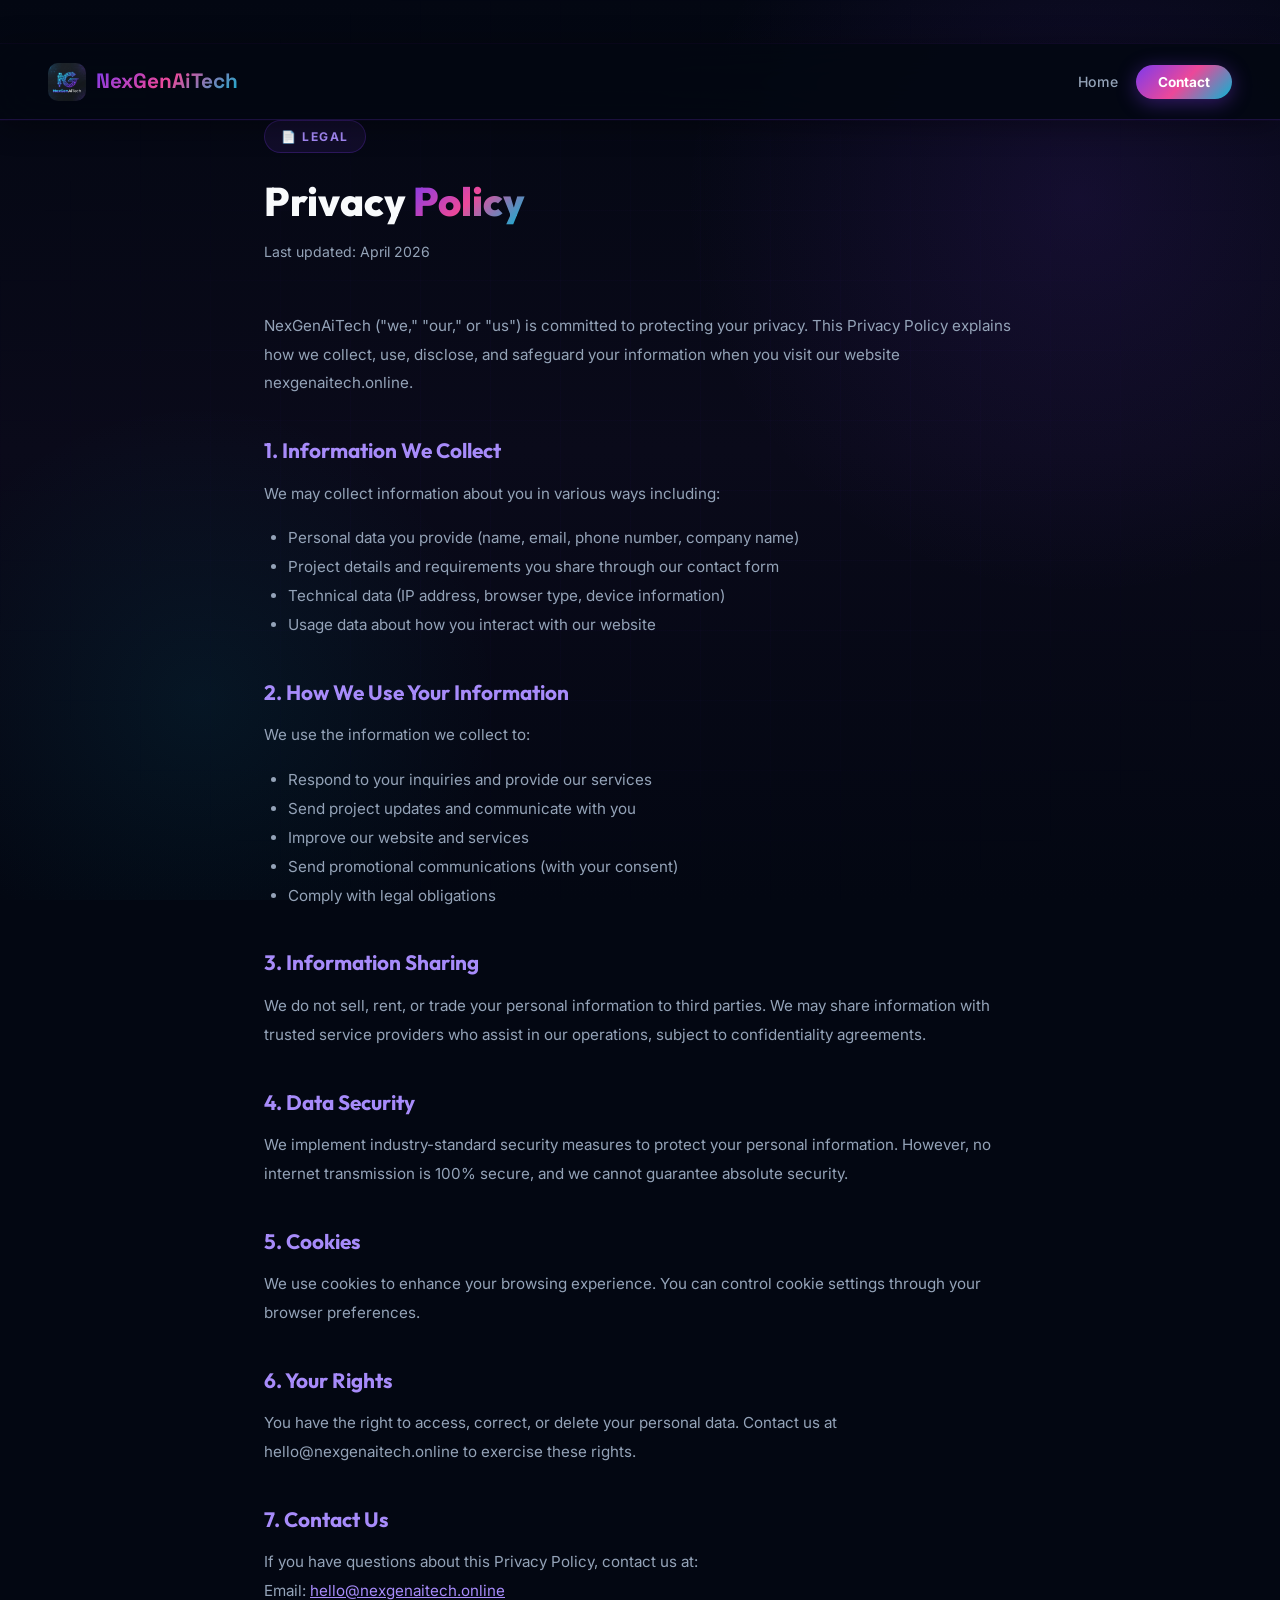
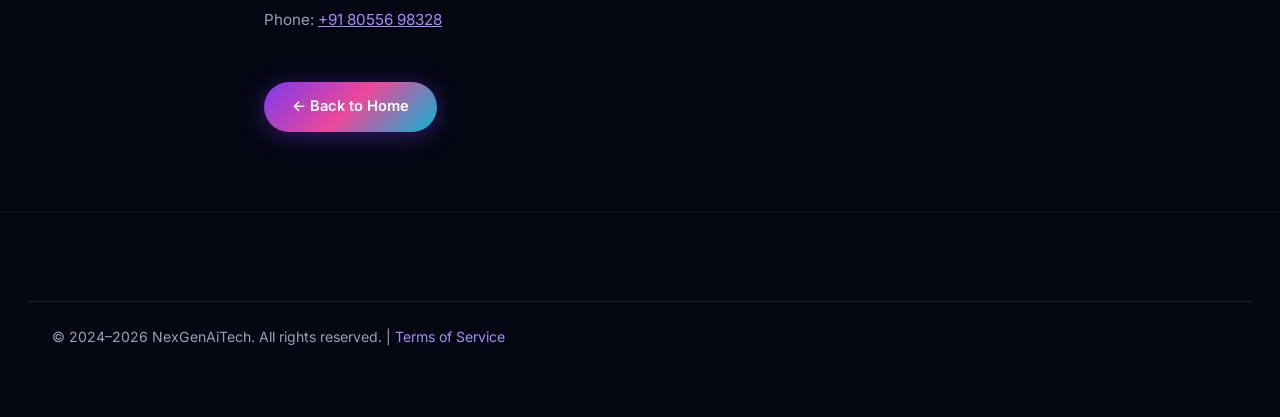
<file: privacy.html>
<!DOCTYPE html>
<html lang="en">
<head>
  <meta charset="UTF-8" />
  <meta name="viewport" content="width=device-width, initial-scale=1.0" />
  <title>Privacy Policy — NexGenAiTech</title>
  <meta name="description" content="NexGenAiTech Privacy Policy — how we collect, use, and protect your data." />
  <link rel="icon" href="logo.png" type="image/png" />
  <link rel="stylesheet" href="style.css" />
  <style>
    .legal-content { max-width: 800px; margin: 0 auto; padding: 120px 24px 80px; }
    .legal-content h1 { font-family:'Outfit',sans-serif; font-size:2.5rem; font-weight:800; margin-bottom:8px; }
    .legal-content .date { color:var(--text-secondary); font-size:0.88rem; margin-bottom:48px; }
    .legal-content h2 { font-family:'Outfit',sans-serif; font-size:1.3rem; font-weight:700; margin:36px 0 12px; color:var(--primary-light); }
    .legal-content p { color:var(--text-secondary); line-height:1.9; margin-bottom:16px; font-size:0.95rem; }
    .legal-content ul { color:var(--text-secondary); padding-left:24px; margin-bottom:16px; line-height:1.9; font-size:0.95rem; }
  </style>
</head>
<body>
<div class="bg-animated"></div>
<div class="grid-overlay"></div>
<nav class="navbar scrolled">
  <div class="nav-container">
    <a href="index.html" class="nav-logo"><img src="logo.png" alt="NexGenAiTech" /><span class="nav-logo-text">NexGenAiTech</span></a>
    <ul class="nav-links"><li><a href="index.html">Home</a></li><li><a href="contact.html" class="nav-cta">Contact</a></li></ul>
  </div>
</nav>
<div class="legal-content">
  <div class="section-badge" style="margin-bottom:16px">📄 Legal</div>
  <h1>Privacy <span class="gradient-text">Policy</span></h1>
  <div class="date">Last updated: April 2026</div>
  <p>NexGenAiTech ("we," "our," or "us") is committed to protecting your privacy. This Privacy Policy explains how we collect, use, disclose, and safeguard your information when you visit our website nexgenaitech.online.</p>

  <h2>1. Information We Collect</h2>
  <p>We may collect information about you in various ways including:</p>
  <ul>
    <li>Personal data you provide (name, email, phone number, company name)</li>
    <li>Project details and requirements you share through our contact form</li>
    <li>Technical data (IP address, browser type, device information)</li>
    <li>Usage data about how you interact with our website</li>
  </ul>

  <h2>2. How We Use Your Information</h2>
  <p>We use the information we collect to:</p>
  <ul>
    <li>Respond to your inquiries and provide our services</li>
    <li>Send project updates and communicate with you</li>
    <li>Improve our website and services</li>
    <li>Send promotional communications (with your consent)</li>
    <li>Comply with legal obligations</li>
  </ul>

  <h2>3. Information Sharing</h2>
  <p>We do not sell, rent, or trade your personal information to third parties. We may share information with trusted service providers who assist in our operations, subject to confidentiality agreements.</p>

  <h2>4. Data Security</h2>
  <p>We implement industry-standard security measures to protect your personal information. However, no internet transmission is 100% secure, and we cannot guarantee absolute security.</p>

  <h2>5. Cookies</h2>
  <p>We use cookies to enhance your browsing experience. You can control cookie settings through your browser preferences.</p>

  <h2>6. Your Rights</h2>
  <p>You have the right to access, correct, or delete your personal data. Contact us at hello@nexgenaitech.online to exercise these rights.</p>

  <h2>7. Contact Us</h2>
  <p>If you have questions about this Privacy Policy, contact us at:<br>
  Email: <a href="mailto:hello@nexgenaitech.online" style="color:var(--primary-light)">hello@nexgenaitech.online</a><br>
  Phone: <a href="tel:+918055698328" style="color:var(--primary-light)">+91 80556 98328</a></p>

  <div style="margin-top:48px">
    <a href="index.html" class="btn btn-primary">← Back to Home</a>
  </div>
</div>
<footer class="footer" style="margin-top:0">
  <div class="footer-bottom" style="border-top:1px solid var(--glass-border);padding:24px;text-align:center">
    <p style="color:var(--text-secondary);font-size:0.88rem">© 2024–2026 NexGenAiTech. All rights reserved. | <a href="terms.html" style="color:var(--primary-light)">Terms of Service</a></p>
  </div>
</footer>
</body>
</html>
</file>
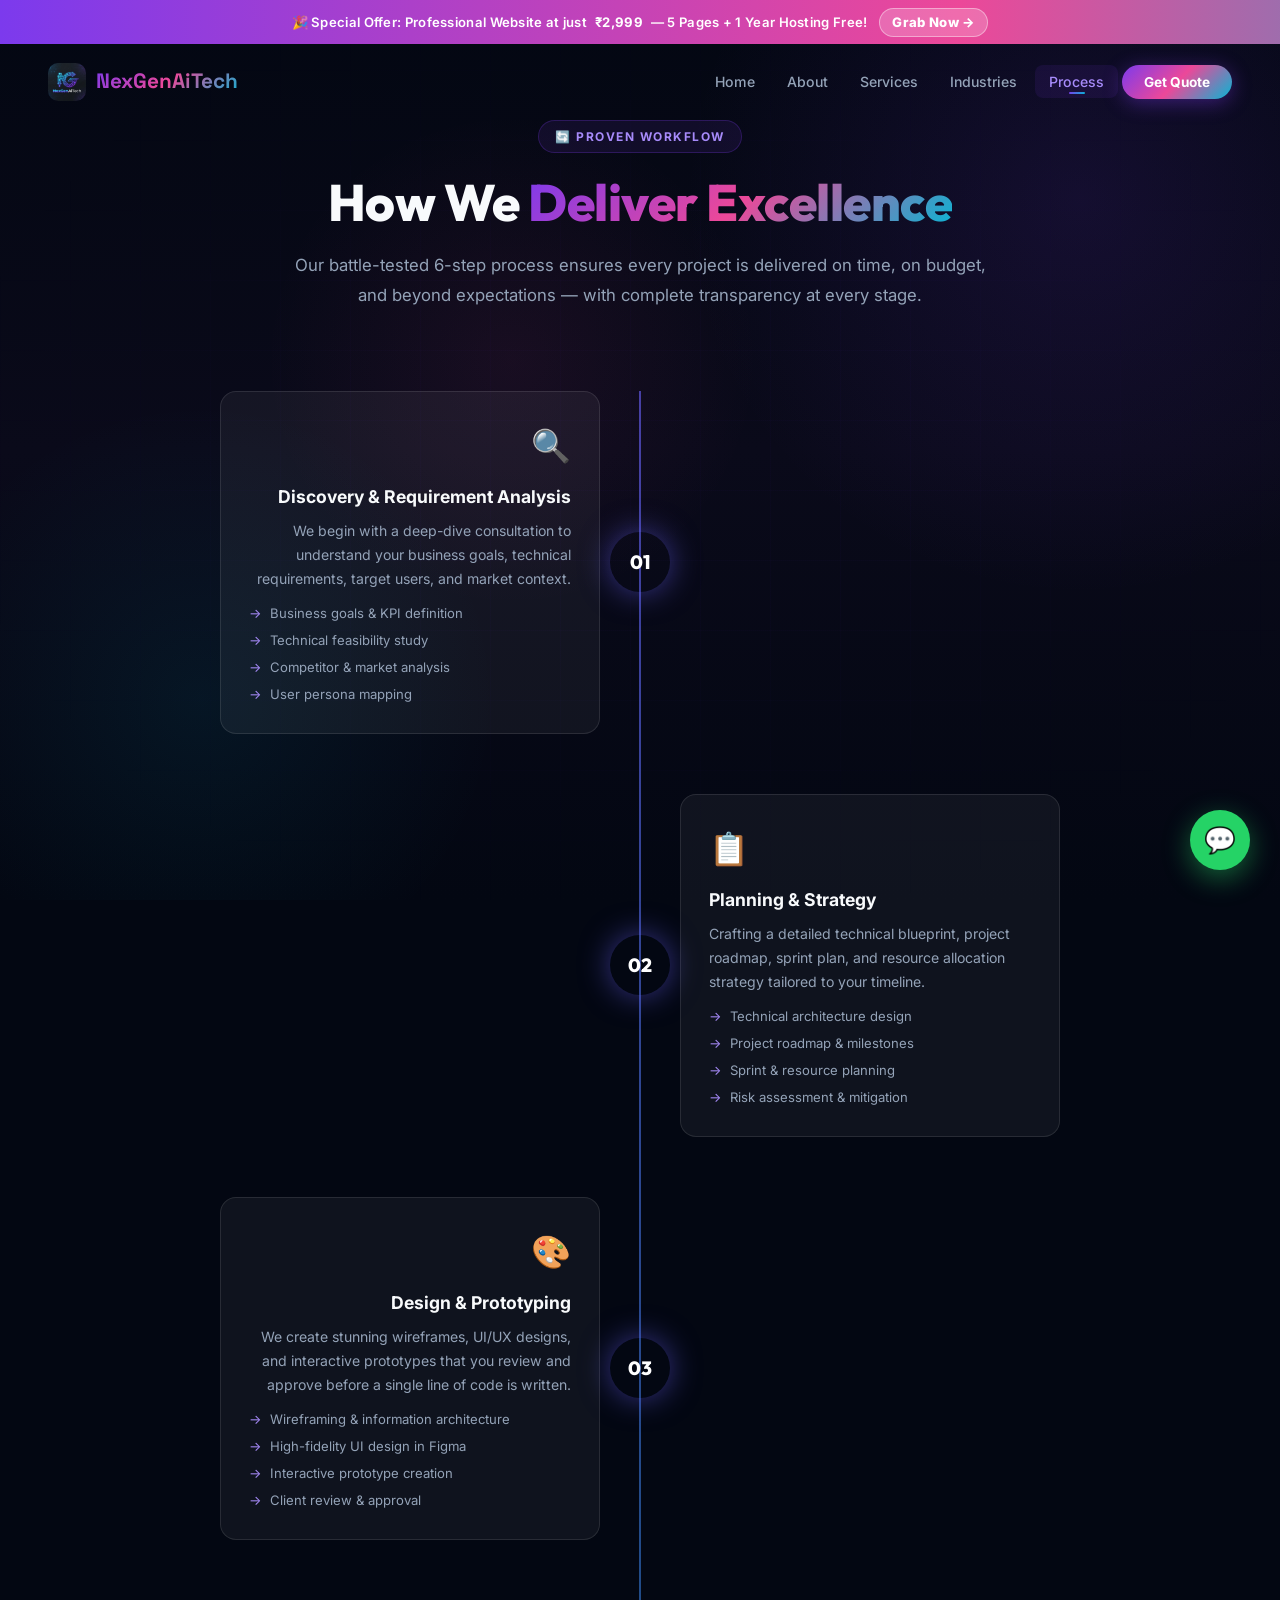
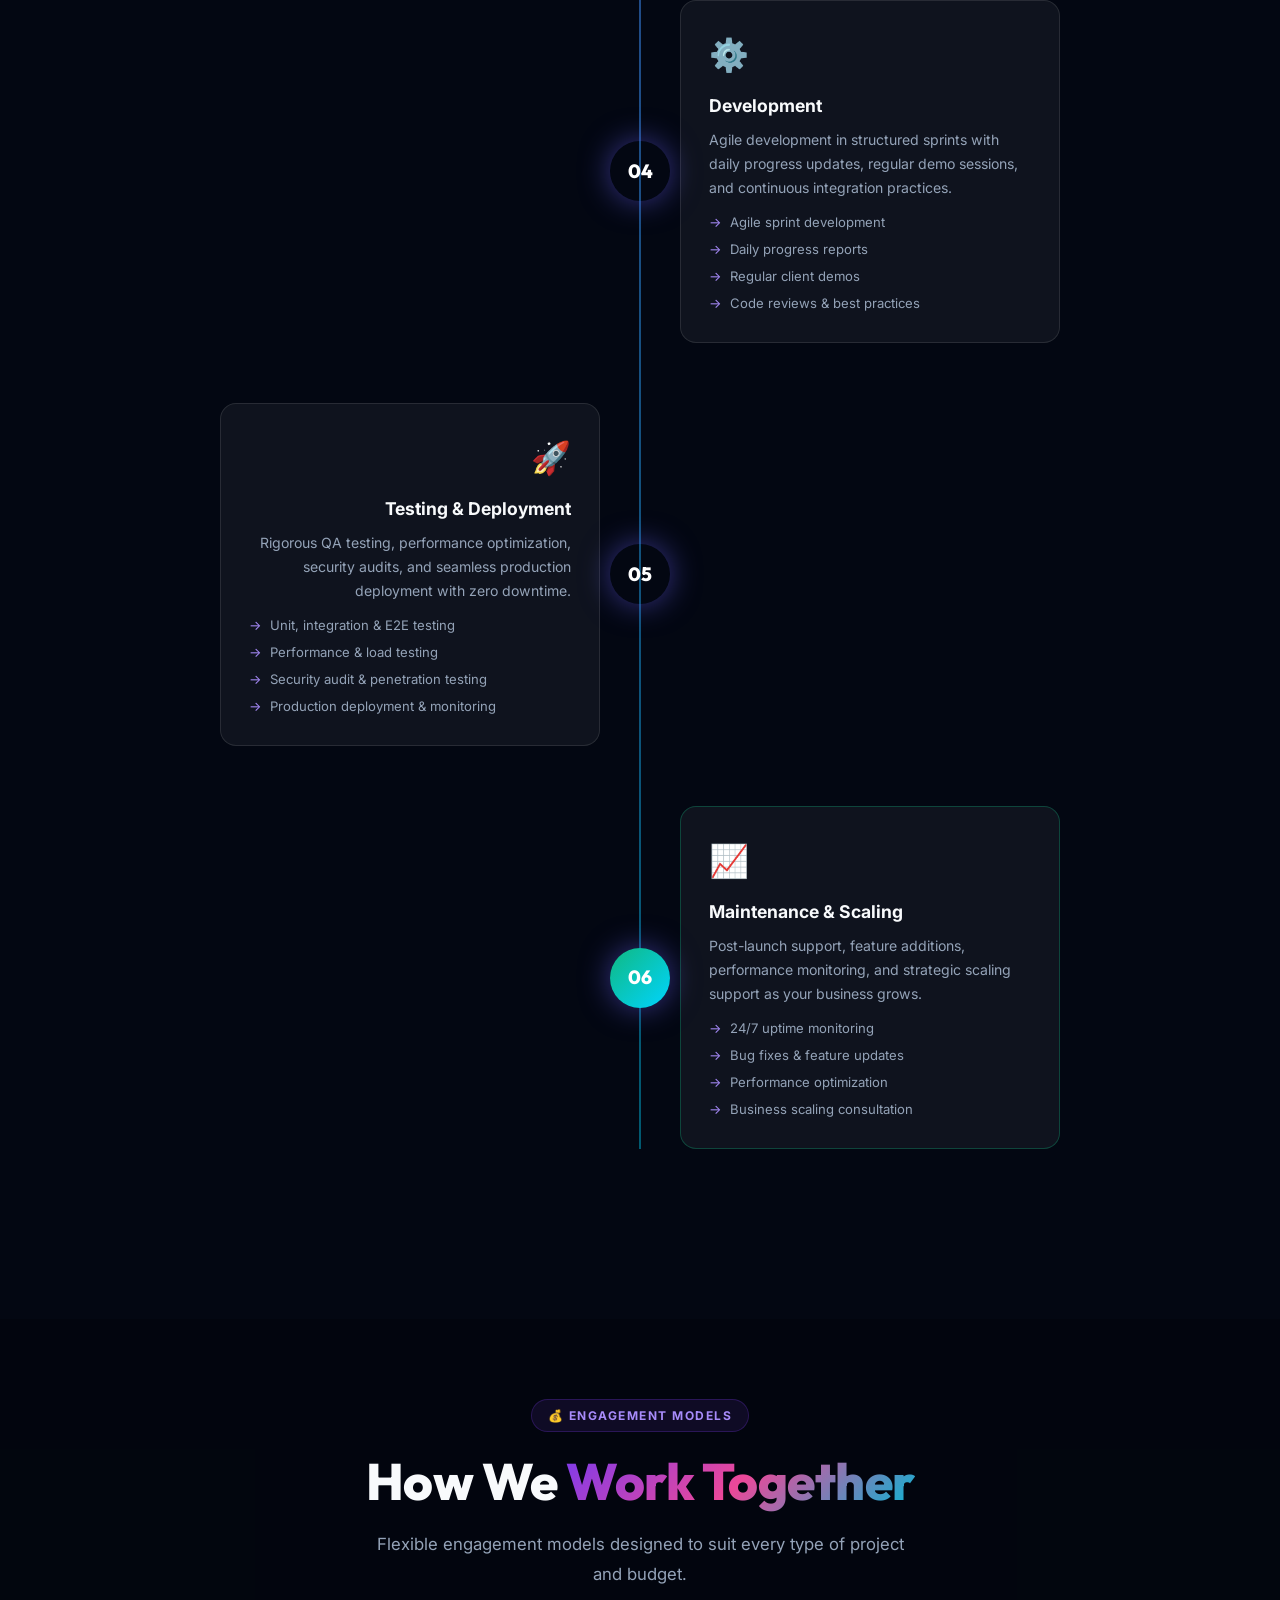
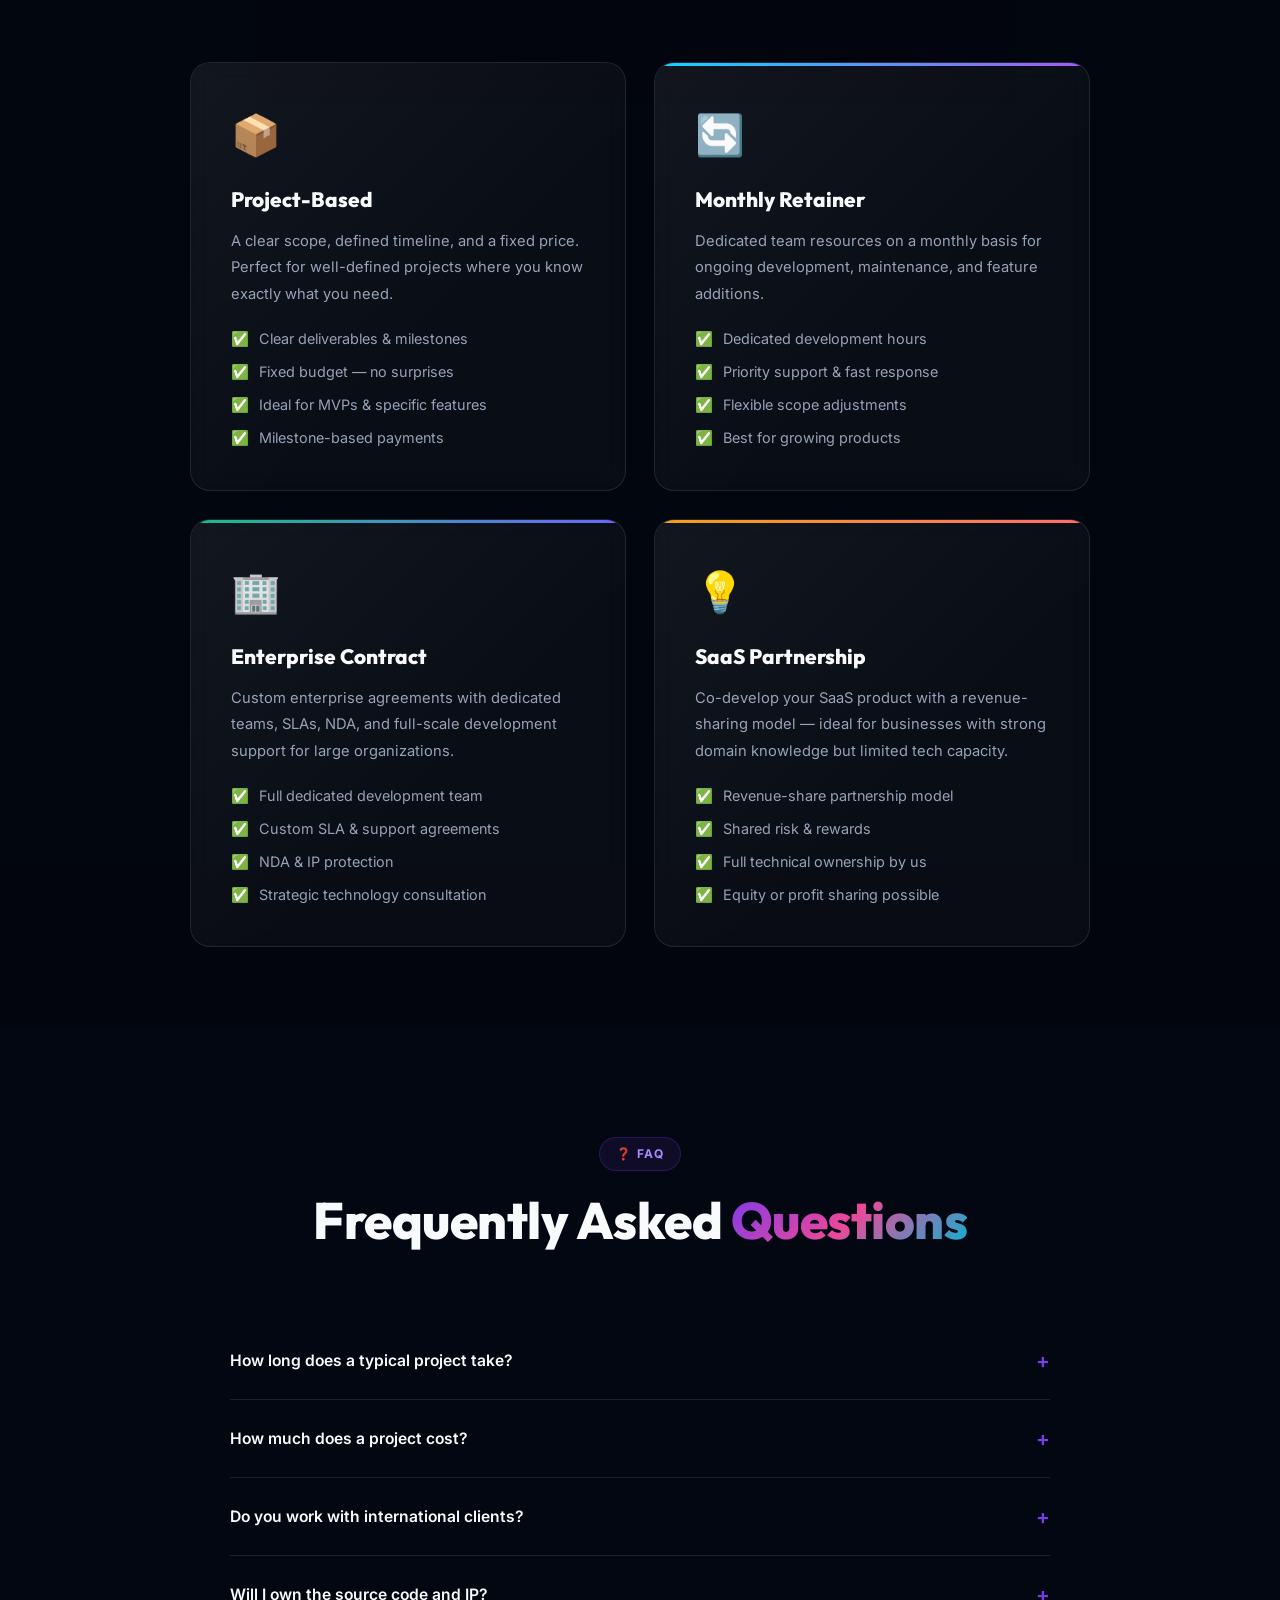
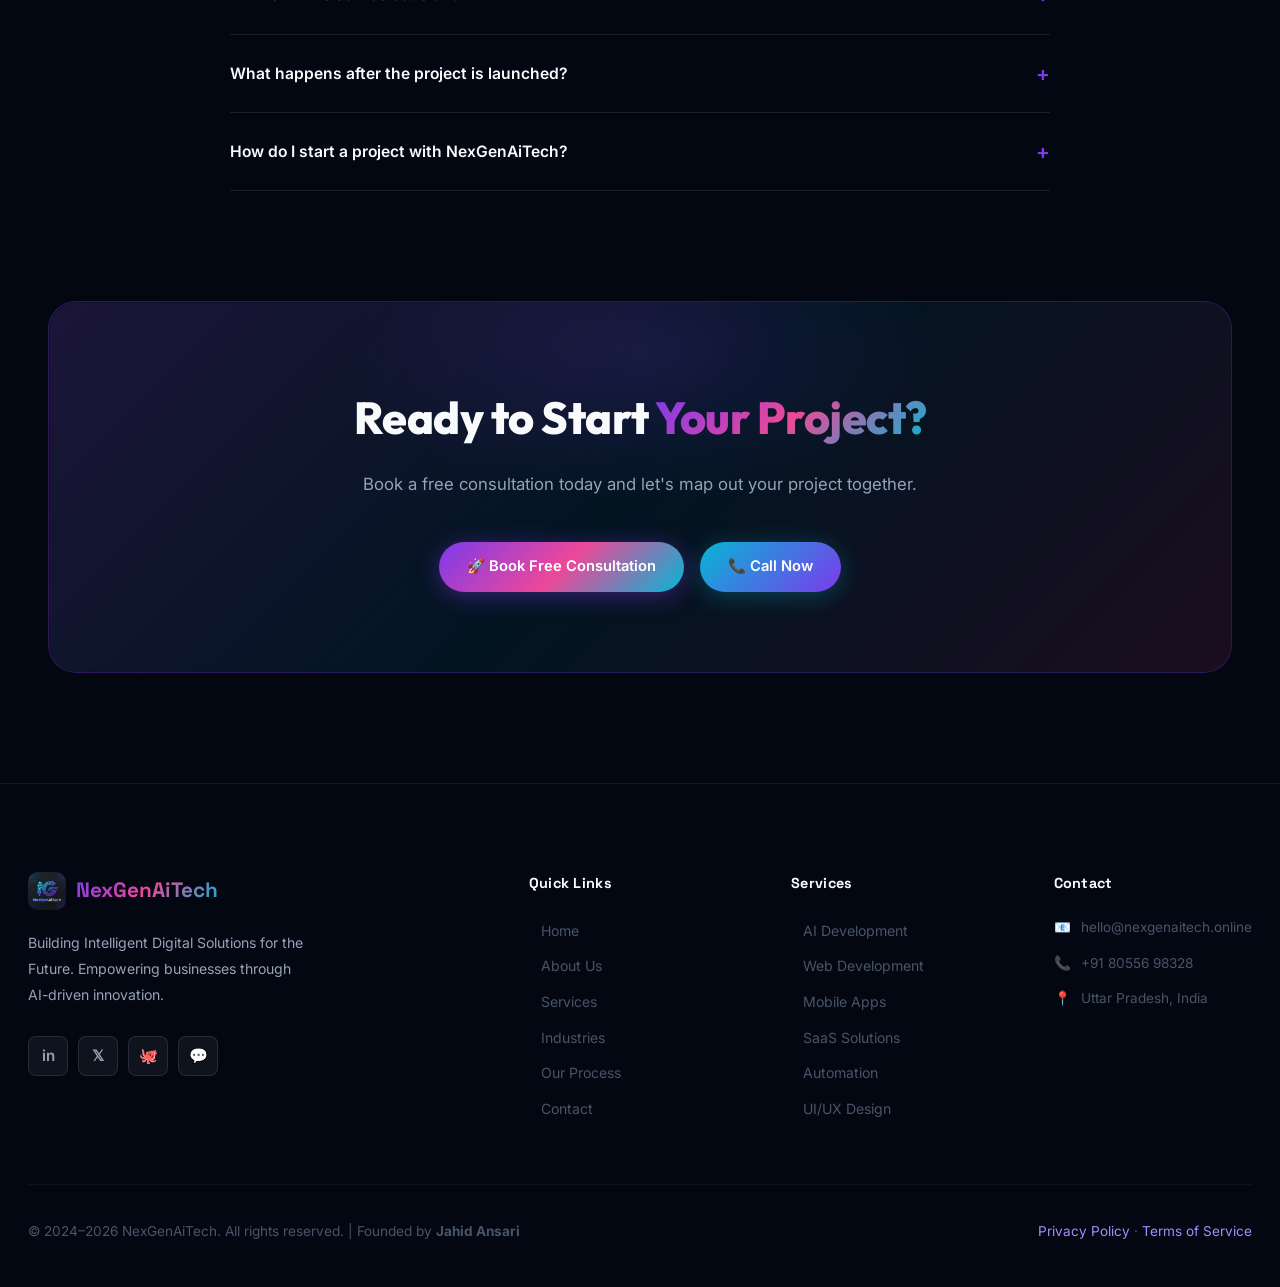
<file: process.html>
<!DOCTYPE html>
<html lang="en">
<head>
  <meta charset="UTF-8" />
  <meta name="viewport" content="width=device-width, initial-scale=1.0" />
  <title>Our Process — NexGenAiTech | How We Deliver AI Projects</title>
  <meta name="description" content="Discover NexGenAiTech's proven 6-step project delivery process — from discovery and planning to development, testing, and long-term scaling." />
  <link rel="icon" href="logo.png" type="image/png" />
  <link rel="stylesheet" href="style.css" />
  <style>
    .process-timeline {
      position: relative;
      max-width: 900px;
      margin: 0 auto;
    }
    .process-timeline::before {
      content: '';
      position: absolute;
      left: 50%;
      top: 0;
      bottom: 0;
      width: 2px;
      background: linear-gradient(180deg, rgba(108,99,255,0.6) 0%, rgba(0,212,255,0.4) 100%);
      transform: translateX(-50%);
    }
    .timeline-item {
      display: grid;
      grid-template-columns: 1fr 80px 1fr;
      gap: 0;
      margin-bottom: 60px;
      align-items: center;
    }
    .timeline-item:nth-child(odd) .tl-content { grid-column: 1; text-align: right; }
    .timeline-item:nth-child(odd) .tl-empty { grid-column: 3; }
    .timeline-item:nth-child(even) .tl-content { grid-column: 3; text-align: left; }
    .timeline-item:nth-child(even) .tl-empty { grid-column: 1; }
    .tl-center { grid-column: 2; display: flex; justify-content: center; position: relative; z-index: 1; }
    .tl-node {
      width: 60px;
      height: 60px;
      border-radius: 50%;
      background: var(--gradient-1);
      display: flex;
      align-items: center;
      justify-content: center;
      font-family: 'Outfit', sans-serif;
      font-size: 1.2rem;
      font-weight: 800;
      color: white;
      box-shadow: 0 0 30px rgba(108,99,255,0.5);
      flex-shrink: 0;
    }
    .tl-card {
      background: var(--glass);
      border: 1px solid var(--glass-border);
      border-radius: 16px;
      padding: 28px;
      transition: var(--transition);
      display: inline-block;
      max-width: 380px;
    }
    .tl-card:hover {
      border-color: rgba(108,99,255,0.3);
      background: var(--bg-card-hover);
      transform: translateY(-4px);
      box-shadow: var(--shadow-glow);
    }
    .tl-icon { font-size: 2rem; margin-bottom: 12px; display: block; }
    .tl-card h3 { font-weight: 700; font-size: 1.1rem; margin-bottom: 8px; }
    .tl-card p { color: var(--text-secondary); font-size: 0.88rem; line-height: 1.7; }
    .tl-card ul { list-style: none; margin-top: 12px; display: flex; flex-direction: column; gap: 6px; }
    .tl-card ul li { font-size: 0.82rem; color: var(--text-secondary); display: flex; align-items: center; gap: 8px; }
    .tl-card ul li::before { content: '→'; color: var(--primary-light); }
    @media (max-width: 768px) {
      .process-timeline::before { left: 30px; }
      .timeline-item { grid-template-columns: 60px 1fr; }
      .timeline-item:nth-child(odd) .tl-content,
      .timeline-item:nth-child(even) .tl-content { grid-column: 2; text-align: left; }
      .tl-center { grid-column: 1; }
      .tl-empty { display: none; }
      .tl-card { max-width: 100%; }
    }
  </style>
</head>
<body>

<div class="bg-animated"><div class="bg-orb"></div></div>
<div class="grid-overlay"></div>

<div class="offer-strip">
  🎉 Special Offer: Professional Website at just <strong>₹2,999</strong> — 5 Pages + 1 Year Hosting Free!
  <a href="https://wa.me/918055698328?text=Hi%20NexGenAiTech%2C%20I'm%20interested%20in%20the%20₹2999%20Website%20Offer." target="_blank">Grab Now →</a>
</div>

<nav class="navbar" id="navbar">
  <div class="nav-container">
    <a href="index.html" class="nav-logo">
      <img src="logo.png" alt="NexGenAiTech Logo" />
      <span class="nav-logo-text">NexGenAiTech</span>
    </a>
    <ul class="nav-links" id="navLinks">
      <li><a href="index.html">Home</a></li>
      <li><a href="about.html">About</a></li>
      <li><a href="services.html">Services</a></li>
      <li><a href="industries.html">Industries</a></li>
      <li><a href="process.html" class="active">Process</a></li>
      <li><a href="contact.html" class="nav-cta">Get Quote</a></li>
    </ul>
    <div class="nav-toggle" id="navToggle"><span></span><span></span><span></span></div>
  </div>
</nav>

<div style="padding-top:120px;padding-bottom:60px;text-align:center;max-width:900px;margin:0 auto;padding-left:24px;padding-right:24px">
  <div class="section-badge reveal">🔄 Proven Workflow</div>
  <h1 class="section-title reveal reveal-delay-1">How We <span class="gradient-text">Deliver Excellence</span></h1>
  <p class="section-subtitle reveal reveal-delay-2" style="max-width:700px;margin:0 auto">Our battle-tested 6-step process ensures every project is delivered on time, on budget, and beyond expectations — with complete transparency at every stage.</p>
</div>

<!-- Process Timeline -->
<section class="section" style="padding-top:20px">
  <div class="process-timeline">

    <div class="timeline-item reveal">
      <div class="tl-content">
        <div class="tl-card" style="width:100%">
          <span class="tl-icon">🔍</span>
          <h3>Discovery & Requirement Analysis</h3>
          <p>We begin with a deep-dive consultation to understand your business goals, technical requirements, target users, and market context.</p>
          <ul>
            <li>Business goals & KPI definition</li>
            <li>Technical feasibility study</li>
            <li>Competitor & market analysis</li>
            <li>User persona mapping</li>
          </ul>
        </div>
      </div>
      <div class="tl-center">
        <div class="tl-node">01</div>
      </div>
      <div class="tl-empty"></div>
    </div>

    <div class="timeline-item reveal">
      <div class="tl-empty"></div>
      <div class="tl-center">
        <div class="tl-node">02</div>
      </div>
      <div class="tl-content">
        <div class="tl-card" style="width:100%">
          <span class="tl-icon">📋</span>
          <h3>Planning & Strategy</h3>
          <p>Crafting a detailed technical blueprint, project roadmap, sprint plan, and resource allocation strategy tailored to your timeline.</p>
          <ul>
            <li>Technical architecture design</li>
            <li>Project roadmap & milestones</li>
            <li>Sprint & resource planning</li>
            <li>Risk assessment & mitigation</li>
          </ul>
        </div>
      </div>
    </div>

    <div class="timeline-item reveal">
      <div class="tl-content">
        <div class="tl-card" style="width:100%">
          <span class="tl-icon">🎨</span>
          <h3>Design & Prototyping</h3>
          <p>We create stunning wireframes, UI/UX designs, and interactive prototypes that you review and approve before a single line of code is written.</p>
          <ul>
            <li>Wireframing & information architecture</li>
            <li>High-fidelity UI design in Figma</li>
            <li>Interactive prototype creation</li>
            <li>Client review & approval</li>
          </ul>
        </div>
      </div>
      <div class="tl-center">
        <div class="tl-node">03</div>
      </div>
      <div class="tl-empty"></div>
    </div>

    <div class="timeline-item reveal">
      <div class="tl-empty"></div>
      <div class="tl-center">
        <div class="tl-node">04</div>
      </div>
      <div class="tl-content">
        <div class="tl-card" style="width:100%">
          <span class="tl-icon">⚙️</span>
          <h3>Development</h3>
          <p>Agile development in structured sprints with daily progress updates, regular demo sessions, and continuous integration practices.</p>
          <ul>
            <li>Agile sprint development</li>
            <li>Daily progress reports</li>
            <li>Regular client demos</li>
            <li>Code reviews & best practices</li>
          </ul>
        </div>
      </div>
    </div>

    <div class="timeline-item reveal">
      <div class="tl-content">
        <div class="tl-card" style="width:100%">
          <span class="tl-icon">🚀</span>
          <h3>Testing & Deployment</h3>
          <p>Rigorous QA testing, performance optimization, security audits, and seamless production deployment with zero downtime.</p>
          <ul>
            <li>Unit, integration & E2E testing</li>
            <li>Performance & load testing</li>
            <li>Security audit & penetration testing</li>
            <li>Production deployment & monitoring</li>
          </ul>
        </div>
      </div>
      <div class="tl-center">
        <div class="tl-node">05</div>
      </div>
      <div class="tl-empty"></div>
    </div>

    <div class="timeline-item reveal">
      <div class="tl-empty"></div>
      <div class="tl-center">
        <div class="tl-node" style="background:linear-gradient(135deg,#10B981,#00D4FF)">06</div>
      </div>
      <div class="tl-content">
        <div class="tl-card" style="width:100%;border-color:rgba(16,185,129,0.3)">
          <span class="tl-icon">📈</span>
          <h3>Maintenance & Scaling</h3>
          <p>Post-launch support, feature additions, performance monitoring, and strategic scaling support as your business grows.</p>
          <ul>
            <li>24/7 uptime monitoring</li>
            <li>Bug fixes & feature updates</li>
            <li>Performance optimization</li>
            <li>Business scaling consultation</li>
          </ul>
        </div>
      </div>
    </div>

  </div>
</section>

<!-- Business Model -->
<section style="padding: 80px 0; background: rgba(0,0,0,0.2);">
  <div class="section" style="padding-top:0;padding-bottom:0">
    <div class="section-header reveal">
      <div class="section-badge">💰 Engagement Models</div>
      <h2 class="section-title">How We <span class="gradient-text">Work Together</span></h2>
      <p class="section-subtitle">Flexible engagement models designed to suit every type of project and budget.</p>
    </div>
    <div style="display:grid;grid-template-columns:repeat(2,1fr);gap:28px;max-width:900px;margin:0 auto">
      <div class="glass-card reveal" style="padding:40px;position:relative;overflow:hidden">
        <div style="position:absolute;top:0;left:0;right:0;height:3px;background:var(--gradient-1)"></div>
        <div style="font-size:2.5rem;margin-bottom:16px">📦</div>
        <h3 style="font-family:'Outfit',sans-serif;font-size:1.3rem;font-weight:800;margin-bottom:12px">Project-Based</h3>
        <p style="color:var(--text-secondary);font-size:0.92rem;line-height:1.8;margin-bottom:20px">A clear scope, defined timeline, and a fixed price. Perfect for well-defined projects where you know exactly what you need.</p>
        <ul style="list-style:none;display:flex;flex-direction:column;gap:10px">
          <li style="display:flex;align-items:center;gap:10px;font-size:0.9rem;color:var(--text-secondary)"><span style="color:var(--success)">✅</span> Clear deliverables & milestones</li>
          <li style="display:flex;align-items:center;gap:10px;font-size:0.9rem;color:var(--text-secondary)"><span style="color:var(--success)">✅</span> Fixed budget — no surprises</li>
          <li style="display:flex;align-items:center;gap:10px;font-size:0.9rem;color:var(--text-secondary)"><span style="color:var(--success)">✅</span> Ideal for MVPs & specific features</li>
          <li style="display:flex;align-items:center;gap:10px;font-size:0.9rem;color:var(--text-secondary)"><span style="color:var(--success)">✅</span> Milestone-based payments</li>
        </ul>
      </div>
      <div class="glass-card reveal reveal-delay-1" style="padding:40px;position:relative;overflow:hidden">
        <div style="position:absolute;top:0;left:0;right:0;height:3px;background:linear-gradient(135deg,#00D4FF,#A855F7)"></div>
        <div style="font-size:2.5rem;margin-bottom:16px">🔄</div>
        <h3 style="font-family:'Outfit',sans-serif;font-size:1.3rem;font-weight:800;margin-bottom:12px">Monthly Retainer</h3>
        <p style="color:var(--text-secondary);font-size:0.92rem;line-height:1.8;margin-bottom:20px">Dedicated team resources on a monthly basis for ongoing development, maintenance, and feature additions.</p>
        <ul style="list-style:none;display:flex;flex-direction:column;gap:10px">
          <li style="display:flex;align-items:center;gap:10px;font-size:0.9rem;color:var(--text-secondary)"><span style="color:var(--success)">✅</span> Dedicated development hours</li>
          <li style="display:flex;align-items:center;gap:10px;font-size:0.9rem;color:var(--text-secondary)"><span style="color:var(--success)">✅</span> Priority support & fast response</li>
          <li style="display:flex;align-items:center;gap:10px;font-size:0.9rem;color:var(--text-secondary)"><span style="color:var(--success)">✅</span> Flexible scope adjustments</li>
          <li style="display:flex;align-items:center;gap:10px;font-size:0.9rem;color:var(--text-secondary)"><span style="color:var(--success)">✅</span> Best for growing products</li>
        </ul>
      </div>
      <div class="glass-card reveal" style="padding:40px;position:relative;overflow:hidden">
        <div style="position:absolute;top:0;left:0;right:0;height:3px;background:linear-gradient(135deg,#10B981,#6C63FF)"></div>
        <div style="font-size:2.5rem;margin-bottom:16px">🏢</div>
        <h3 style="font-family:'Outfit',sans-serif;font-size:1.3rem;font-weight:800;margin-bottom:12px">Enterprise Contract</h3>
        <p style="color:var(--text-secondary);font-size:0.92rem;line-height:1.8;margin-bottom:20px">Custom enterprise agreements with dedicated teams, SLAs, NDA, and full-scale development support for large organizations.</p>
        <ul style="list-style:none;display:flex;flex-direction:column;gap:10px">
          <li style="display:flex;align-items:center;gap:10px;font-size:0.9rem;color:var(--text-secondary)"><span style="color:var(--success)">✅</span> Full dedicated development team</li>
          <li style="display:flex;align-items:center;gap:10px;font-size:0.9rem;color:var(--text-secondary)"><span style="color:var(--success)">✅</span> Custom SLA & support agreements</li>
          <li style="display:flex;align-items:center;gap:10px;font-size:0.9rem;color:var(--text-secondary)"><span style="color:var(--success)">✅</span> NDA & IP protection</li>
          <li style="display:flex;align-items:center;gap:10px;font-size:0.9rem;color:var(--text-secondary)"><span style="color:var(--success)">✅</span> Strategic technology consultation</li>
        </ul>
      </div>
      <div class="glass-card reveal reveal-delay-1" style="padding:40px;position:relative;overflow:hidden">
        <div style="position:absolute;top:0;left:0;right:0;height:3px;background:linear-gradient(135deg,#F59E0B,#FF6B6B)"></div>
        <div style="font-size:2.5rem;margin-bottom:16px">💡</div>
        <h3 style="font-family:'Outfit',sans-serif;font-size:1.3rem;font-weight:800;margin-bottom:12px">SaaS Partnership</h3>
        <p style="color:var(--text-secondary);font-size:0.92rem;line-height:1.8;margin-bottom:20px">Co-develop your SaaS product with a revenue-sharing model — ideal for businesses with strong domain knowledge but limited tech capacity.</p>
        <ul style="list-style:none;display:flex;flex-direction:column;gap:10px">
          <li style="display:flex;align-items:center;gap:10px;font-size:0.9rem;color:var(--text-secondary)"><span style="color:var(--success)">✅</span> Revenue-share partnership model</li>
          <li style="display:flex;align-items:center;gap:10px;font-size:0.9rem;color:var(--text-secondary)"><span style="color:var(--success)">✅</span> Shared risk & rewards</li>
          <li style="display:flex;align-items:center;gap:10px;font-size:0.9rem;color:var(--text-secondary)"><span style="color:var(--success)">✅</span> Full technical ownership by us</li>
          <li style="display:flex;align-items:center;gap:10px;font-size:0.9rem;color:var(--text-secondary)"><span style="color:var(--success)">✅</span> Equity or profit sharing possible</li>
        </ul>
      </div>
    </div>
  </div>
</section>

<!-- FAQ -->
<section class="section">
  <div class="section-header reveal">
    <div class="section-badge">❓ FAQ</div>
    <h2 class="section-title">Frequently Asked <span class="gradient-text">Questions</span></h2>
  </div>
  <div class="faq-list">
    <div class="faq-item reveal">
      <div class="faq-question" onclick="toggleFAQ(this)">
        How long does a typical project take?
        <span class="faq-icon">+</span>
      </div>
      <div class="faq-answer">
        <p>Project timelines vary by complexity. A simple website takes 1–2 weeks, while a full SaaS platform can take 6–16 weeks. During our discovery call, we'll give you a precise timeline based on your specific requirements.</p>
      </div>
    </div>
    <div class="faq-item reveal">
      <div class="faq-question" onclick="toggleFAQ(this)">
        How much does a project cost?
        <span class="faq-icon">+</span>
      </div>
      <div class="faq-answer">
        <p>Our pricing is custom based on project requirements. We offer startup-friendly rates with flexible payment models — project-based, retainer, or milestone-based. We believe in complete transparency — no hidden costs ever.</p>
      </div>
    </div>
    <div class="faq-item reveal">
      <div class="faq-question" onclick="toggleFAQ(this)">
        Do you work with international clients?
        <span class="faq-icon">+</span>
      </div>
      <div class="faq-answer">
        <p>Absolutely! We serve clients globally across USA, UK, UAE, Singapore, Australia, and beyond. We offer flexible working hours to accommodate different time zones and use tools like Slack, Zoom, and Notion for seamless remote collaboration.</p>
      </div>
    </div>
    <div class="faq-item reveal">
      <div class="faq-question" onclick="toggleFAQ(this)">
        Will I own the source code and IP?
        <span class="faq-icon">+</span>
      </div>
      <div class="faq-answer">
        <p>Yes, 100%. Upon project completion and final payment, you receive full ownership of all code, designs, and intellectual property. We can also sign an NDA before starting work for your peace of mind.</p>
      </div>
    </div>
    <div class="faq-item reveal">
      <div class="faq-question" onclick="toggleFAQ(this)">
        What happens after the project is launched?
        <span class="faq-icon">+</span>
      </div>
      <div class="faq-answer">
        <p>We offer flexible post-launch support packages. Whether you need ongoing maintenance, feature additions, or performance monitoring, we stay by your side. Most of our clients continue with a monthly retainer for continued growth support.</p>
      </div>
    </div>
    <div class="faq-item reveal">
      <div class="faq-question" onclick="toggleFAQ(this)">
        How do I start a project with NexGenAiTech?
        <span class="faq-icon">+</span>
      </div>
      <div class="faq-answer">
        <p>Simply reach out via our contact form, email, or WhatsApp. We'll schedule a free 30-minute consultation call, understand your requirements, and send you a detailed proposal with timeline and pricing within 24 hours.</p>
      </div>
    </div>
  </div>
</section>

<!-- CTA -->
<section class="section" style="padding-top:0">
  <div class="cta-banner reveal">
    <h2>Ready to Start <span class="gradient-text">Your Project?</span></h2>
    <p>Book a free consultation today and let's map out your project together.</p>
    <div class="cta-buttons">
      <a href="contact.html" class="btn btn-primary">🚀 Book Free Consultation</a>
      <a href="tel:+918055698328" class="btn btn-accent">📞 Call Now</a>
    </div>
  </div>
</section>

<footer class="footer">
  <div class="footer-grid">
    <div class="footer-brand">
      <a href="index.html" class="nav-logo"><img src="logo.png" alt="NexGenAiTech" /><span class="nav-logo-text">NexGenAiTech</span></a>
      <p>Building Intelligent Digital Solutions for the Future. Empowering businesses through AI-driven innovation.</p>
      <div class="footer-social">
        <a href="#" class="social-link">in</a><a href="#" class="social-link">𝕏</a>
        <a href="#" class="social-link">🐙</a><a href="https://wa.me/918055698328" class="social-link">💬</a>
      </div>
    </div>
    <div class="footer-col">
      <h3>Quick Links</h3>
      <ul>
        <li><a href="index.html">Home</a></li><li><a href="about.html">About Us</a></li>
        <li><a href="services.html">Services</a></li><li><a href="industries.html">Industries</a></li>
        <li><a href="process.html">Our Process</a></li><li><a href="contact.html">Contact</a></li>
      </ul>
    </div>
    <div class="footer-col">
      <h3>Services</h3>
      <ul>
        <li><a href="services.html#ai">AI Development</a></li><li><a href="services.html#web">Web Development</a></li>
        <li><a href="services.html#mobile">Mobile Apps</a></li><li><a href="services.html#saas">SaaS Solutions</a></li>
        <li><a href="services.html#automation">Automation</a></li><li><a href="services.html#ui">UI/UX Design</a></li>
      </ul>
    </div>
    <div class="footer-col">
      <h3>Contact</h3>
      <div class="footer-contact-item"><span>📧</span><a href="mailto:hello@nexgenaitech.online">hello@nexgenaitech.online</a></div>
      <div class="footer-contact-item"><span>📞</span><a href="tel:+918055698328">+91 80556 98328</a></div>
      <div class="footer-contact-item"><span>📍</span><span>Uttar Pradesh, India</span></div>
    </div>
  </div>
  <div class="footer-bottom">
    <p>© 2024–2026 NexGenAiTech. All rights reserved. | Founded by <strong>Jahid Ansari</strong></p>
    <p><a href="privacy.html">Privacy Policy</a> · <a href="terms.html">Terms of Service</a></p>
  </div>
</footer>

<a href="https://wa.me/918055698328" target="_blank" class="whatsapp-btn">💬</a>
<button class="back-top" id="backTop">↑</button>

<script>
function toggleFAQ(el) {
  const item = el.parentElement;
  item.classList.toggle('open');
}
const navbar = document.getElementById('navbar');
window.addEventListener('scroll', () => {
  navbar.classList.toggle('scrolled', window.scrollY > 50);
  document.getElementById('backTop').classList.toggle('visible', window.scrollY > 400);
});
const navToggle = document.getElementById('navToggle');
const navLinks = document.getElementById('navLinks');
navToggle.addEventListener('click', () => { navToggle.classList.toggle('open'); navLinks.classList.toggle('open'); });
document.getElementById('backTop').addEventListener('click', () => window.scrollTo({top:0,behavior:'smooth'}));
const observer = new IntersectionObserver(entries => entries.forEach(e => { if(e.isIntersecting) e.target.classList.add('visible'); }), {threshold:0.1});
document.querySelectorAll('.reveal').forEach(el => observer.observe(el));
setTimeout(() => document.querySelectorAll('.reveal').forEach(el => { if(el.getBoundingClientRect().top < window.innerHeight) el.classList.add('visible'); }), 100);
</script>
</body>
</html>
</file>
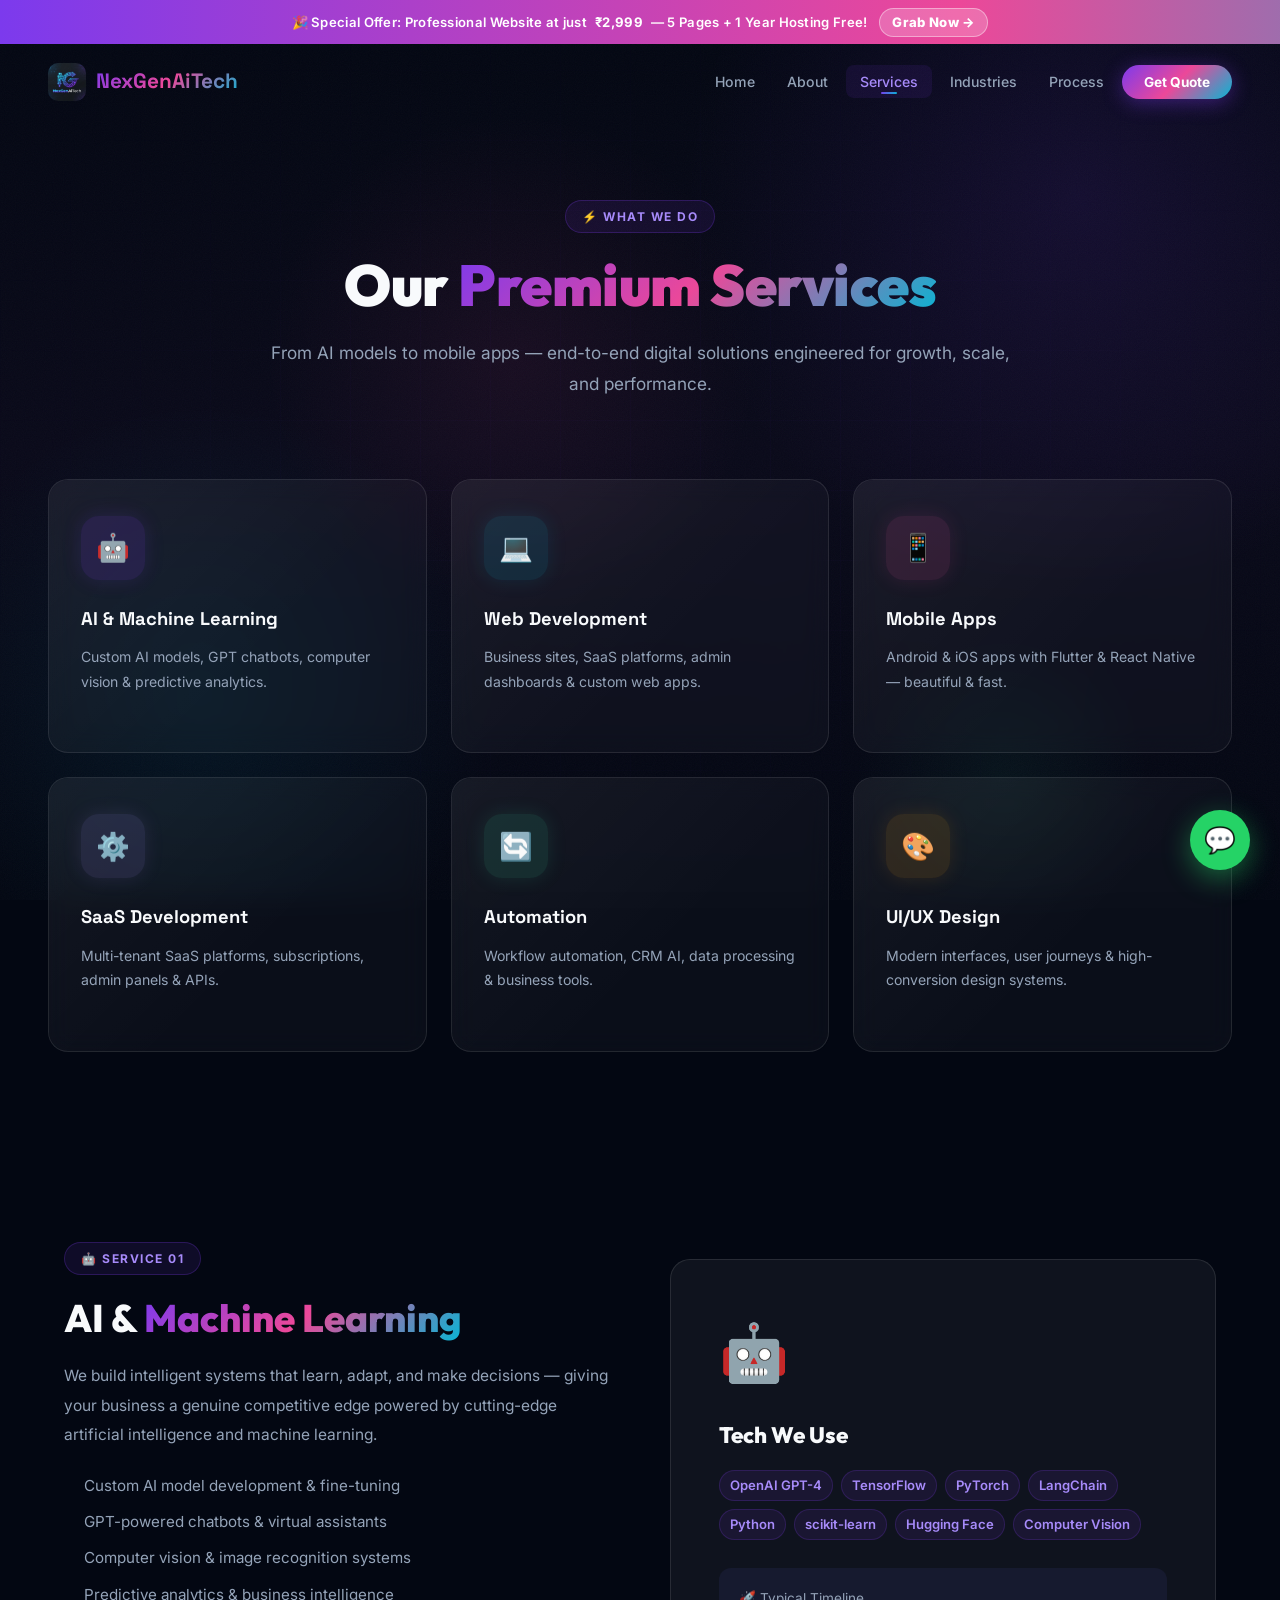
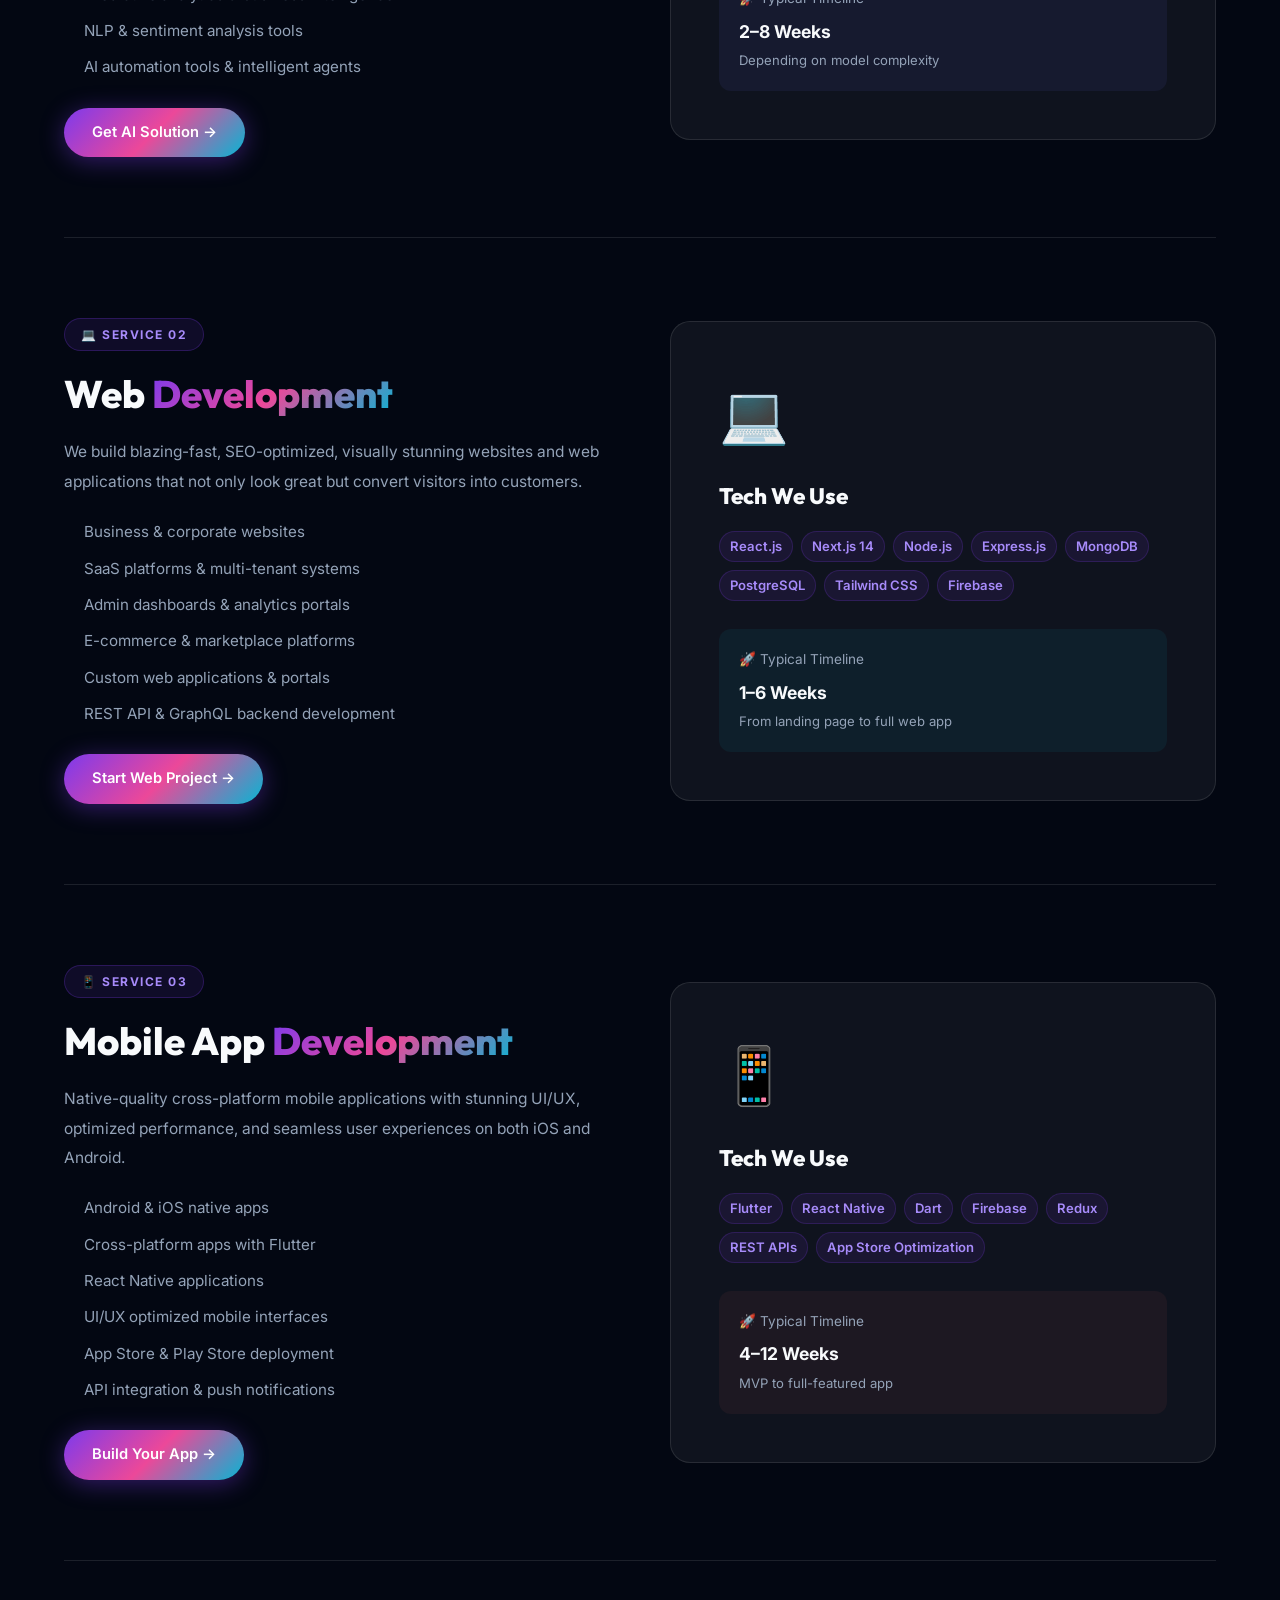
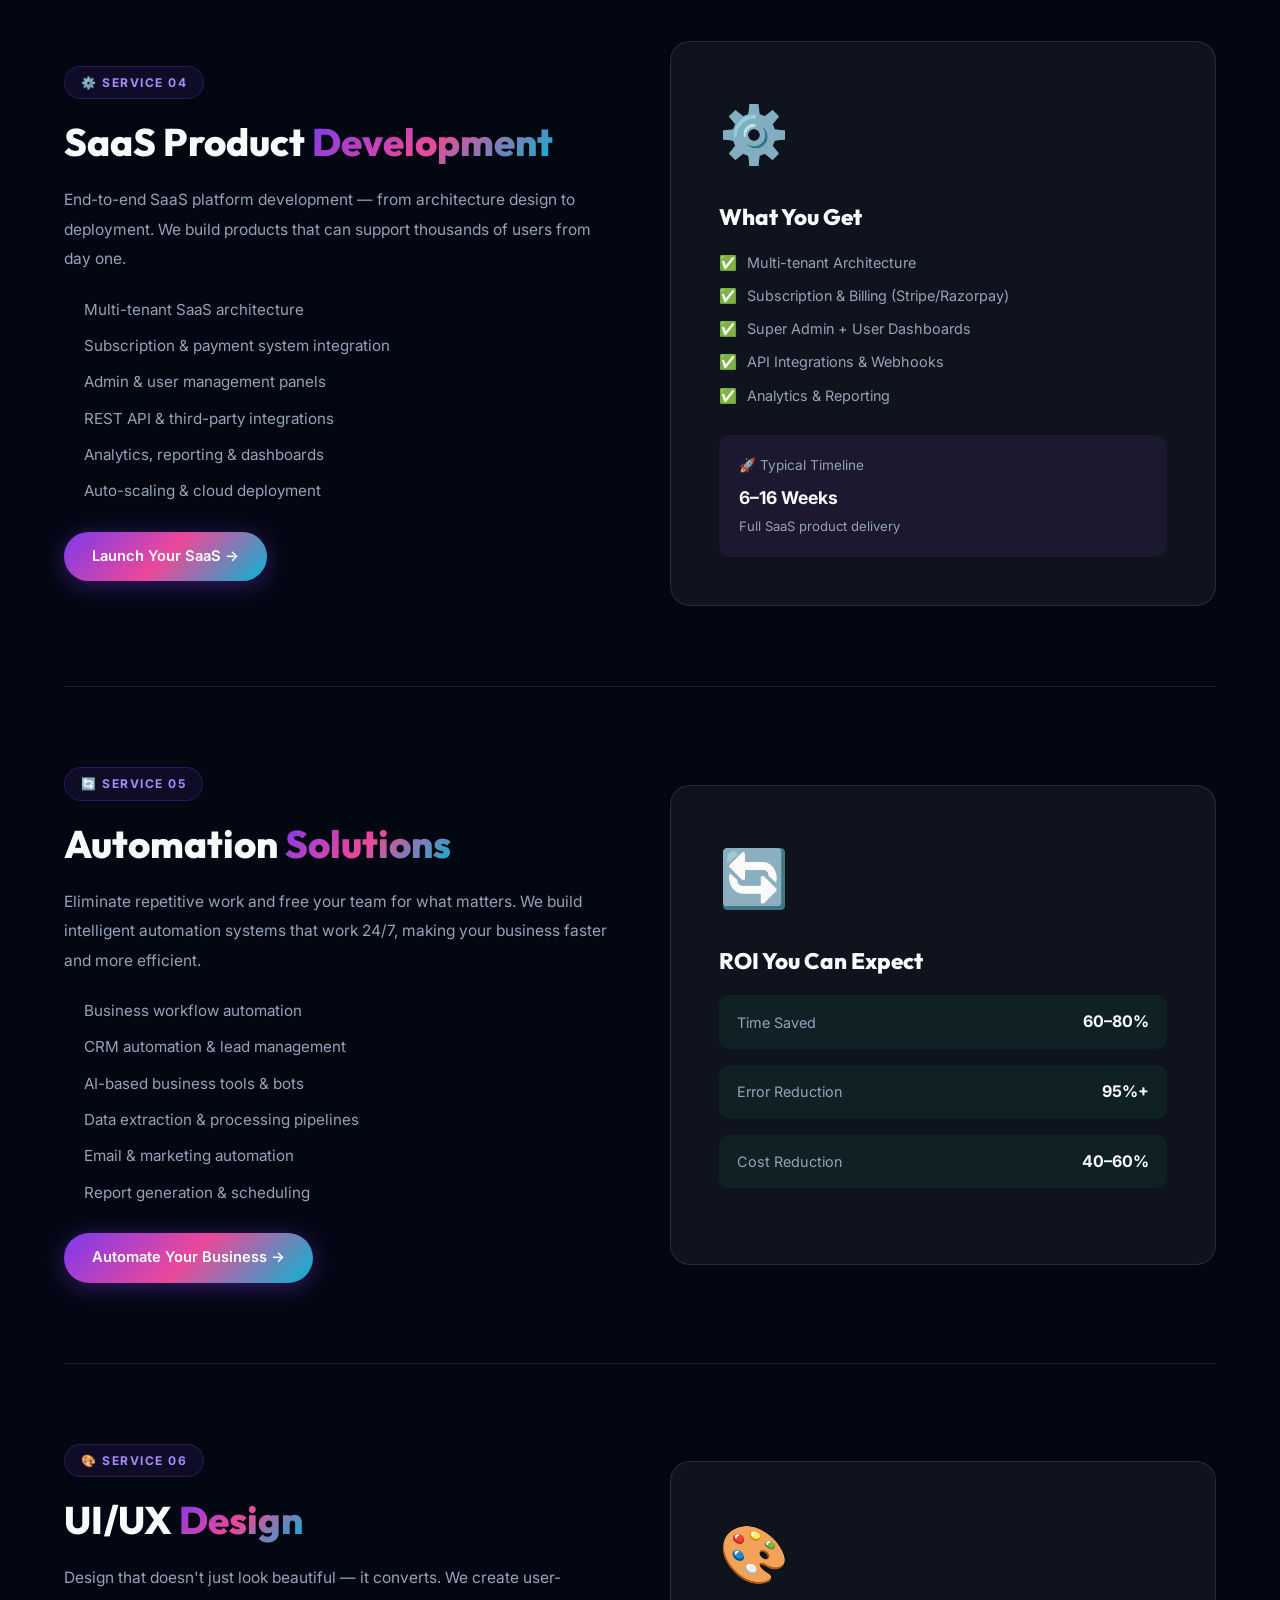
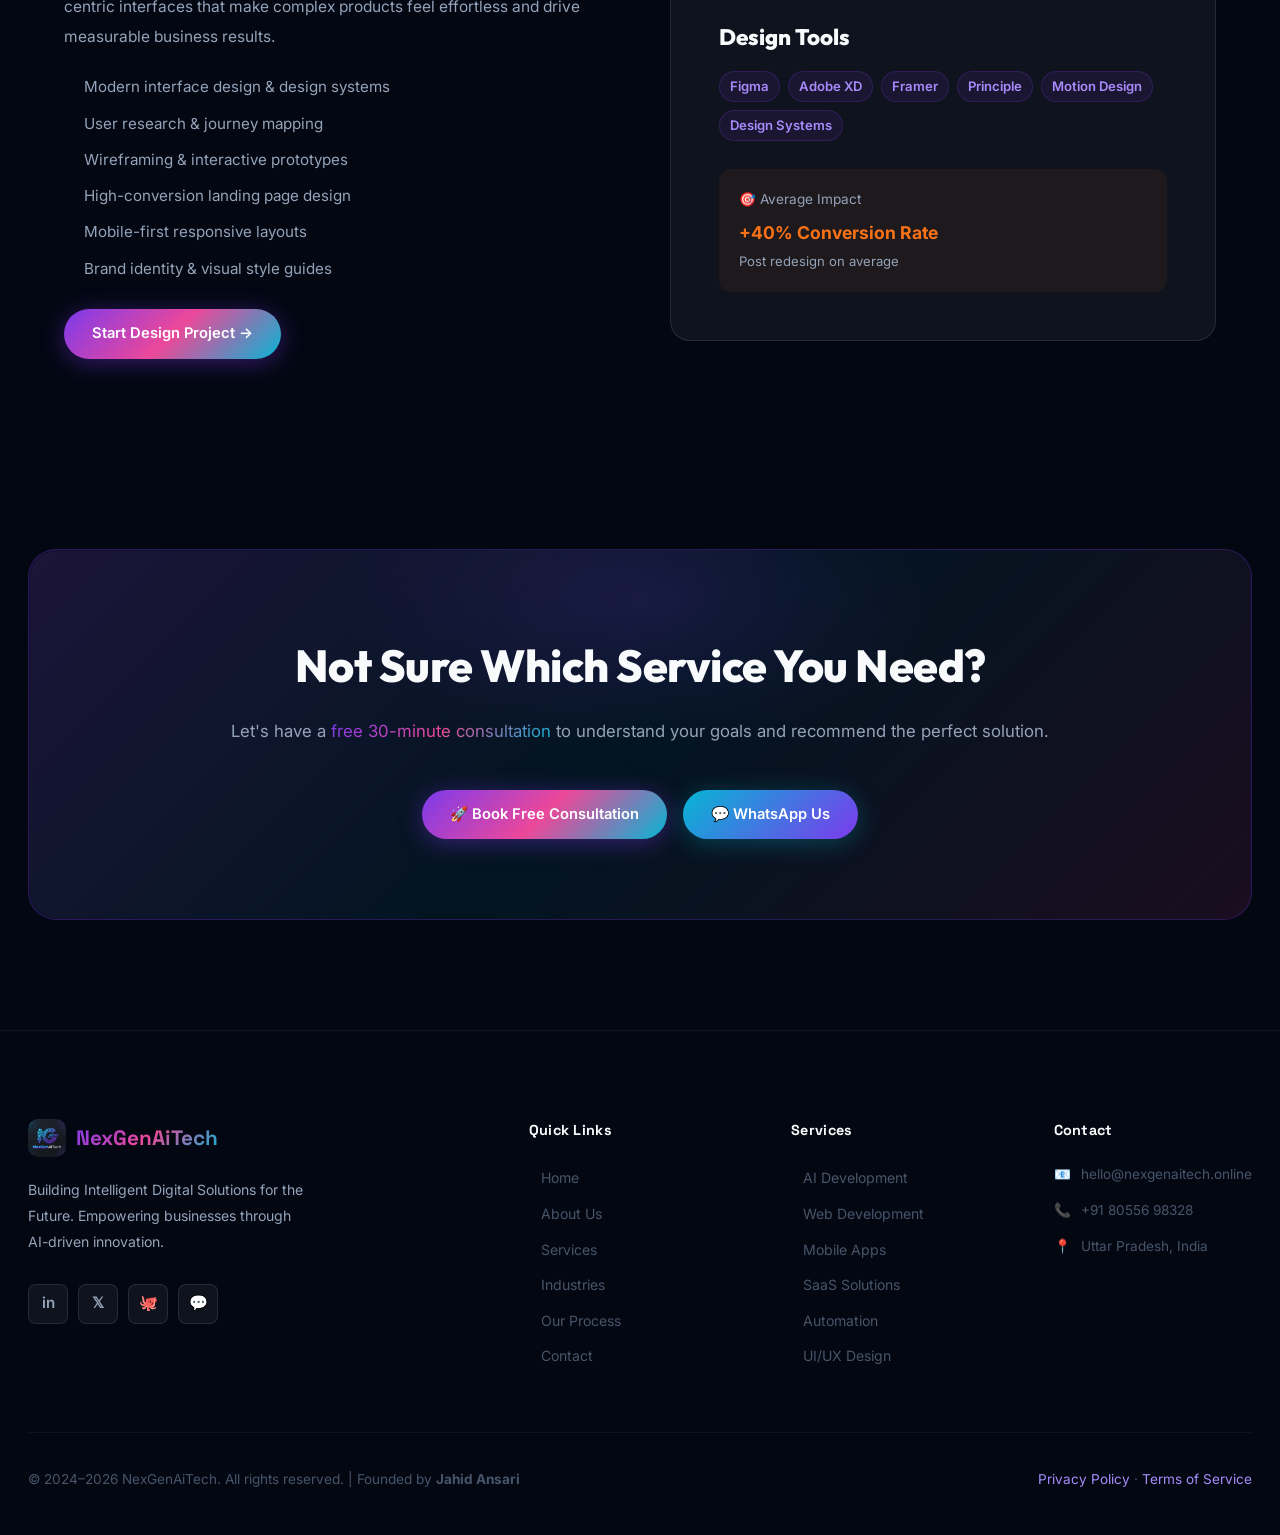
<file: services.html>
<!DOCTYPE html>
<html lang="en">
<head>
  <meta charset="UTF-8" />
  <meta name="viewport" content="width=device-width, initial-scale=1.0" />
  <title>Services — NexGenAiTech | AI, Web, Mobile & SaaS Development</title>
  <meta name="description" content="Explore NexGenAiTech's full range of services: AI & ML development, web development, mobile apps, SaaS platforms, automation solutions, and UI/UX design." />
  <link rel="icon" href="logo.png" type="image/png" />
  <link rel="stylesheet" href="style.css" />
  <style>
    .service-detail {
      display: grid;
      grid-template-columns: 1fr 1fr;
      gap: 60px;
      align-items: center;
      padding: 80px 0;
      border-bottom: 1px solid var(--glass-border);
    }
    .service-detail:last-child { border-bottom: none; }
    .service-detail.reverse { direction: rtl; }
    .service-detail.reverse > * { direction: ltr; }
    .service-bullet { display: flex; align-items: center; gap: 12px; margin-bottom: 12px; color: var(--text-secondary); font-size: 0.95rem; }
    .service-bullet::before { content: ''; width: 8px; height: 8px; border-radius: 50%; background: var(--gradient-1); flex-shrink: 0; }
    .service-number-big {
      font-family: 'Outfit', sans-serif;
      font-size: 7rem;
      font-weight: 900;
      line-height: 1;
      background: var(--gradient-1);
      -webkit-background-clip: text;
      -webkit-text-fill-color: transparent;
      background-clip: text;
      opacity: 0.15;
      position: absolute;
      top: -20px;
      right: 0;
    }
    .service-detail-card {
      padding: 48px;
      border-radius: 20px;
      background: var(--glass);
      border: 1px solid var(--glass-border);
      position: relative;
      overflow: hidden;
    }
    .service-detail-card:hover {
      border-color: rgba(108,99,255,0.3);
      background: var(--bg-card-hover);
    }
    @media (max-width: 768px) {
      .service-detail { grid-template-columns: 1fr; direction: ltr; }
      .service-detail.reverse { direction: ltr; }
    }
  </style>
</head>
<body>

<div class="bg-animated"><div class="bg-orb"></div><div class="bg-orb-2"></div></div>
<div class="grid-overlay"></div>
<div class="noise"></div>

<div class="offer-strip">
  🎉 Special Offer: Professional Website at just <strong>₹2,999</strong> — 5 Pages + 1 Year Hosting Free!
  <a href="https://wa.me/918055698328?text=Hi%20NexGenAiTech%2C%20I'm%20interested%20in%20the%20₹2999%20Website%20Offer." target="_blank">Grab Now →</a>
</div>

<nav class="navbar" id="navbar">
  <div class="nav-container">
    <a href="index.html" class="nav-logo">
      <img src="logo.png" alt="NexGenAiTech Logo" />
      <span class="nav-logo-text">NexGenAiTech</span>
    </a>
    <ul class="nav-links" id="navLinks">
      <li><a href="index.html">Home</a></li>
      <li><a href="about.html">About</a></li>
      <li><a href="services.html" class="active">Services</a></li>
      <li><a href="industries.html">Industries</a></li>
      <li><a href="process.html">Process</a></li>
      <li><a href="contact.html" class="nav-cta">Get Quote</a></li>
    </ul>
    <div class="nav-toggle" id="navToggle"><span></span><span></span><span></span></div>
  </div>
</nav>

<div class="page-hero">
  <div class="section-badge reveal">⚡ What We Do</div>
  <h1 class="page-hero-title reveal reveal-delay-1">Our <span class="gradient-text">Premium Services</span></h1>
  <p class="page-hero-subtitle reveal reveal-delay-2">From AI models to mobile apps — end-to-end digital solutions engineered for growth, scale, and performance.</p>
</div>

<!-- Services Overview Cards -->
<section class="section" style="padding-top:0">
  <div class="services-grid">
    <a href="#ai" class="glass-card service-card" style="text-decoration:none;cursor:pointer">
      <div class="service-icon purple">🤖</div>
      <h3 class="service-title">AI & Machine Learning</h3>
      <p class="service-desc">Custom AI models, GPT chatbots, computer vision & predictive analytics.</p>
    </a>
    <a href="#web" class="glass-card service-card" style="text-decoration:none">
      <div class="service-icon cyan">💻</div>
      <h3 class="service-title">Web Development</h3>
      <p class="service-desc">Business sites, SaaS platforms, admin dashboards & custom web apps.</p>
    </a>
    <a href="#mobile" class="glass-card service-card" style="text-decoration:none">
      <div class="service-icon pink">📱</div>
      <h3 class="service-title">Mobile Apps</h3>
      <p class="service-desc">Android & iOS apps with Flutter & React Native — beautiful & fast.</p>
    </a>
    <a href="#saas" class="glass-card service-card" style="text-decoration:none">
      <div class="service-icon violet">⚙️</div>
      <h3 class="service-title">SaaS Development</h3>
      <p class="service-desc">Multi-tenant SaaS platforms, subscriptions, admin panels & APIs.</p>
    </a>
    <a href="#automation" class="glass-card service-card" style="text-decoration:none">
      <div class="service-icon green">🔄</div>
      <h3 class="service-title">Automation</h3>
      <p class="service-desc">Workflow automation, CRM AI, data processing & business tools.</p>
    </a>
    <a href="#ui" class="glass-card service-card" style="text-decoration:none">
      <div class="service-icon orange">🎨</div>
      <h3 class="service-title">UI/UX Design</h3>
      <p class="service-desc">Modern interfaces, user journeys & high-conversion design systems.</p>
    </a>
  </div>
</section>

<!-- Detailed Services -->
<section style="max-width:1200px;margin:0 auto;padding:0 24px">

  <!-- AI & ML -->
  <div class="service-detail" id="ai">
    <div class="reveal">
      <div class="section-badge" style="margin-bottom:20px">🤖 Service 01</div>
      <h2 style="font-family:'Outfit',sans-serif;font-size:clamp(1.8rem,3vw,2.4rem);font-weight:800;line-height:1.2;margin-bottom:20px">AI & <span class="gradient-text">Machine Learning</span></h2>
      <p style="color:var(--text-secondary);line-height:1.9;font-size:0.97rem;margin-bottom:24px">We build intelligent systems that learn, adapt, and make decisions — giving your business a genuine competitive edge powered by cutting-edge artificial intelligence and machine learning.</p>
      <div class="service-bullet">Custom AI model development & fine-tuning</div>
      <div class="service-bullet">GPT-powered chatbots & virtual assistants</div>
      <div class="service-bullet">Computer vision & image recognition systems</div>
      <div class="service-bullet">Predictive analytics & business intelligence</div>
      <div class="service-bullet">NLP & sentiment analysis tools</div>
      <div class="service-bullet">AI automation tools & intelligent agents</div>
      <div style="margin-top:28px"><a href="contact.html" class="btn btn-primary">Get AI Solution →</a></div>
    </div>
    <div class="service-detail-card reveal reveal-delay-1">
      <div class="service-number-big">01</div>
      <div style="font-size:3.5rem;margin-bottom:20px">🤖</div>
      <h3 style="font-family:'Outfit',sans-serif;font-size:1.4rem;font-weight:800;margin-bottom:16px">Tech We Use</h3>
      <div style="display:flex;flex-wrap:wrap;gap:8px;margin-bottom:28px">
        <span class="tag" style="font-size:0.82rem">OpenAI GPT-4</span>
        <span class="tag" style="font-size:0.82rem">TensorFlow</span>
        <span class="tag" style="font-size:0.82rem">PyTorch</span>
        <span class="tag" style="font-size:0.82rem">LangChain</span>
        <span class="tag" style="font-size:0.82rem">Python</span>
        <span class="tag" style="font-size:0.82rem">scikit-learn</span>
        <span class="tag" style="font-size:0.82rem">Hugging Face</span>
        <span class="tag" style="font-size:0.82rem">Computer Vision</span>
      </div>
      <div style="padding:20px;background:rgba(108,99,255,0.08);border-radius:12px">
        <div style="font-size:0.85rem;color:var(--text-secondary);margin-bottom:8px">🚀 Typical Timeline</div>
        <div style="font-weight:700;font-size:1.1rem">2–8 Weeks</div>
        <div style="font-size:0.82rem;color:var(--text-secondary);margin-top:4px">Depending on model complexity</div>
      </div>
    </div>
  </div>

  <!-- Web Dev -->
  <div class="service-detail reverse" id="web">
    <div class="service-detail-card reveal">
      <div class="service-number-big">02</div>
      <div style="font-size:3.5rem;margin-bottom:20px">💻</div>
      <h3 style="font-family:'Outfit',sans-serif;font-size:1.4rem;font-weight:800;margin-bottom:16px">Tech We Use</h3>
      <div style="display:flex;flex-wrap:wrap;gap:8px;margin-bottom:28px">
        <span class="tag" style="font-size:0.82rem">React.js</span>
        <span class="tag" style="font-size:0.82rem">Next.js 14</span>
        <span class="tag" style="font-size:0.82rem">Node.js</span>
        <span class="tag" style="font-size:0.82rem">Express.js</span>
        <span class="tag" style="font-size:0.82rem">MongoDB</span>
        <span class="tag" style="font-size:0.82rem">PostgreSQL</span>
        <span class="tag" style="font-size:0.82rem">Tailwind CSS</span>
        <span class="tag" style="font-size:0.82rem">Firebase</span>
      </div>
      <div style="padding:20px;background:rgba(0,212,255,0.06);border-radius:12px">
        <div style="font-size:0.85rem;color:var(--text-secondary);margin-bottom:8px">🚀 Typical Timeline</div>
        <div style="font-weight:700;font-size:1.1rem">1–6 Weeks</div>
        <div style="font-size:0.82rem;color:var(--text-secondary);margin-top:4px">From landing page to full web app</div>
      </div>
    </div>
    <div class="reveal reveal-delay-1">
      <div class="section-badge" style="margin-bottom:20px">💻 Service 02</div>
      <h2 style="font-family:'Outfit',sans-serif;font-size:clamp(1.8rem,3vw,2.4rem);font-weight:800;line-height:1.2;margin-bottom:20px">Web <span class="gradient-text">Development</span></h2>
      <p style="color:var(--text-secondary);line-height:1.9;font-size:0.97rem;margin-bottom:24px">We build blazing-fast, SEO-optimized, visually stunning websites and web applications that not only look great but convert visitors into customers.</p>
      <div class="service-bullet">Business & corporate websites</div>
      <div class="service-bullet">SaaS platforms & multi-tenant systems</div>
      <div class="service-bullet">Admin dashboards & analytics portals</div>
      <div class="service-bullet">E-commerce & marketplace platforms</div>
      <div class="service-bullet">Custom web applications & portals</div>
      <div class="service-bullet">REST API & GraphQL backend development</div>
      <div style="margin-top:28px"><a href="contact.html" class="btn btn-primary">Start Web Project →</a></div>
    </div>
  </div>

  <!-- Mobile -->
  <div class="service-detail" id="mobile">
    <div class="reveal">
      <div class="section-badge" style="margin-bottom:20px">📱 Service 03</div>
      <h2 style="font-family:'Outfit',sans-serif;font-size:clamp(1.8rem,3vw,2.4rem);font-weight:800;line-height:1.2;margin-bottom:20px">Mobile App <span class="gradient-text">Development</span></h2>
      <p style="color:var(--text-secondary);line-height:1.9;font-size:0.97rem;margin-bottom:24px">Native-quality cross-platform mobile applications with stunning UI/UX, optimized performance, and seamless user experiences on both iOS and Android.</p>
      <div class="service-bullet">Android & iOS native apps</div>
      <div class="service-bullet">Cross-platform apps with Flutter</div>
      <div class="service-bullet">React Native applications</div>
      <div class="service-bullet">UI/UX optimized mobile interfaces</div>
      <div class="service-bullet">App Store & Play Store deployment</div>
      <div class="service-bullet">API integration & push notifications</div>
      <div style="margin-top:28px"><a href="contact.html" class="btn btn-primary">Build Your App →</a></div>
    </div>
    <div class="service-detail-card reveal reveal-delay-1">
      <div class="service-number-big">03</div>
      <div style="font-size:3.5rem;margin-bottom:20px">📱</div>
      <h3 style="font-family:'Outfit',sans-serif;font-size:1.4rem;font-weight:800;margin-bottom:16px">Tech We Use</h3>
      <div style="display:flex;flex-wrap:wrap;gap:8px;margin-bottom:28px">
        <span class="tag" style="font-size:0.82rem">Flutter</span>
        <span class="tag" style="font-size:0.82rem">React Native</span>
        <span class="tag" style="font-size:0.82rem">Dart</span>
        <span class="tag" style="font-size:0.82rem">Firebase</span>
        <span class="tag" style="font-size:0.82rem">Redux</span>
        <span class="tag" style="font-size:0.82rem">REST APIs</span>
        <span class="tag" style="font-size:0.82rem">App Store Optimization</span>
      </div>
      <div style="padding:20px;background:rgba(255,107,107,0.06);border-radius:12px">
        <div style="font-size:0.85rem;color:var(--text-secondary);margin-bottom:8px">🚀 Typical Timeline</div>
        <div style="font-weight:700;font-size:1.1rem">4–12 Weeks</div>
        <div style="font-size:0.82rem;color:var(--text-secondary);margin-top:4px">MVP to full-featured app</div>
      </div>
    </div>
  </div>

  <!-- SaaS -->
  <div class="service-detail reverse" id="saas">
    <div class="service-detail-card reveal">
      <div class="service-number-big">04</div>
      <div style="font-size:3.5rem;margin-bottom:20px">⚙️</div>
      <h3 style="font-family:'Outfit',sans-serif;font-size:1.4rem;font-weight:800;margin-bottom:16px">What You Get</h3>
      <div style="display:flex;flex-direction:column;gap:10px;margin-bottom:28px">
        <div style="display:flex;align-items:center;gap:10px;font-size:0.9rem;color:var(--text-secondary)"><span style="color:var(--success)">✅</span> Multi-tenant Architecture</div>
        <div style="display:flex;align-items:center;gap:10px;font-size:0.9rem;color:var(--text-secondary)"><span style="color:var(--success)">✅</span> Subscription & Billing (Stripe/Razorpay)</div>
        <div style="display:flex;align-items:center;gap:10px;font-size:0.9rem;color:var(--text-secondary)"><span style="color:var(--success)">✅</span> Super Admin + User Dashboards</div>
        <div style="display:flex;align-items:center;gap:10px;font-size:0.9rem;color:var(--text-secondary)"><span style="color:var(--success)">✅</span> API Integrations & Webhooks</div>
        <div style="display:flex;align-items:center;gap:10px;font-size:0.9rem;color:var(--text-secondary)"><span style="color:var(--success)">✅</span> Analytics & Reporting</div>
      </div>
      <div style="padding:20px;background:rgba(168,85,247,0.08);border-radius:12px">
        <div style="font-size:0.85rem;color:var(--text-secondary);margin-bottom:8px">🚀 Typical Timeline</div>
        <div style="font-weight:700;font-size:1.1rem">6–16 Weeks</div>
        <div style="font-size:0.82rem;color:var(--text-secondary);margin-top:4px">Full SaaS product delivery</div>
      </div>
    </div>
    <div class="reveal reveal-delay-1">
      <div class="section-badge" style="margin-bottom:20px">⚙️ Service 04</div>
      <h2 style="font-family:'Outfit',sans-serif;font-size:clamp(1.8rem,3vw,2.4rem);font-weight:800;line-height:1.2;margin-bottom:20px">SaaS Product <span class="gradient-text">Development</span></h2>
      <p style="color:var(--text-secondary);line-height:1.9;font-size:0.97rem;margin-bottom:24px">End-to-end SaaS platform development — from architecture design to deployment. We build products that can support thousands of users from day one.</p>
      <div class="service-bullet">Multi-tenant SaaS architecture</div>
      <div class="service-bullet">Subscription & payment system integration</div>
      <div class="service-bullet">Admin & user management panels</div>
      <div class="service-bullet">REST API & third-party integrations</div>
      <div class="service-bullet">Analytics, reporting & dashboards</div>
      <div class="service-bullet">Auto-scaling & cloud deployment</div>
      <div style="margin-top:28px"><a href="contact.html" class="btn btn-primary">Launch Your SaaS →</a></div>
    </div>
  </div>

  <!-- Automation -->
  <div class="service-detail" id="automation">
    <div class="reveal">
      <div class="section-badge" style="margin-bottom:20px">🔄 Service 05</div>
      <h2 style="font-family:'Outfit',sans-serif;font-size:clamp(1.8rem,3vw,2.4rem);font-weight:800;line-height:1.2;margin-bottom:20px">Automation <span class="gradient-text">Solutions</span></h2>
      <p style="color:var(--text-secondary);line-height:1.9;font-size:0.97rem;margin-bottom:24px">Eliminate repetitive work and free your team for what matters. We build intelligent automation systems that work 24/7, making your business faster and more efficient.</p>
      <div class="service-bullet">Business workflow automation</div>
      <div class="service-bullet">CRM automation & lead management</div>
      <div class="service-bullet">AI-based business tools & bots</div>
      <div class="service-bullet">Data extraction & processing pipelines</div>
      <div class="service-bullet">Email & marketing automation</div>
      <div class="service-bullet">Report generation & scheduling</div>
      <div style="margin-top:28px"><a href="contact.html" class="btn btn-primary">Automate Your Business →</a></div>
    </div>
    <div class="service-detail-card reveal reveal-delay-1">
      <div class="service-number-big">05</div>
      <div style="font-size:3.5rem;margin-bottom:20px">🔄</div>
      <h3 style="font-family:'Outfit',sans-serif;font-size:1.4rem;font-weight:800;margin-bottom:16px">ROI You Can Expect</h3>
      <div style="display:flex;flex-direction:column;gap:16px;margin-bottom:28px">
        <div style="display:flex;justify-content:space-between;align-items:center;padding:14px 18px;background:rgba(16,185,129,0.08);border-radius:10px">
          <span style="font-size:0.9rem;color:var(--text-secondary)">Time Saved</span>
          <span style="font-weight:700;color:var(--success)">60–80%</span>
        </div>
        <div style="display:flex;justify-content:space-between;align-items:center;padding:14px 18px;background:rgba(16,185,129,0.08);border-radius:10px">
          <span style="font-size:0.9rem;color:var(--text-secondary)">Error Reduction</span>
          <span style="font-weight:700;color:var(--success)">95%+</span>
        </div>
        <div style="display:flex;justify-content:space-between;align-items:center;padding:14px 18px;background:rgba(16,185,129,0.08);border-radius:10px">
          <span style="font-size:0.9rem;color:var(--text-secondary)">Cost Reduction</span>
          <span style="font-weight:700;color:var(--success)">40–60%</span>
        </div>
      </div>
    </div>
  </div>

  <!-- UI/UX -->
  <div class="service-detail reverse" id="ui">
    <div class="service-detail-card reveal">
      <div class="service-number-big">06</div>
      <div style="font-size:3.5rem;margin-bottom:20px">🎨</div>
      <h3 style="font-family:'Outfit',sans-serif;font-size:1.4rem;font-weight:800;margin-bottom:16px">Design Tools</h3>
      <div style="display:flex;flex-wrap:wrap;gap:8px;margin-bottom:28px">
        <span class="tag" style="font-size:0.82rem">Figma</span>
        <span class="tag" style="font-size:0.82rem">Adobe XD</span>
        <span class="tag" style="font-size:0.82rem">Framer</span>
        <span class="tag" style="font-size:0.82rem">Principle</span>
        <span class="tag" style="font-size:0.82rem">Motion Design</span>
        <span class="tag" style="font-size:0.82rem">Design Systems</span>
      </div>
      <div style="padding:20px;background:rgba(249,115,22,0.06);border-radius:12px">
        <div style="font-size:0.85rem;color:var(--text-secondary);margin-bottom:8px">🎯 Average Impact</div>
        <div style="font-weight:700;font-size:1.1rem;color:#F97316">+40% Conversion Rate</div>
        <div style="font-size:0.82rem;color:var(--text-secondary);margin-top:4px">Post redesign on average</div>
      </div>
    </div>
    <div class="reveal reveal-delay-1">
      <div class="section-badge" style="margin-bottom:20px">🎨 Service 06</div>
      <h2 style="font-family:'Outfit',sans-serif;font-size:clamp(1.8rem,3vw,2.4rem);font-weight:800;line-height:1.2;margin-bottom:20px">UI/UX <span class="gradient-text">Design</span></h2>
      <p style="color:var(--text-secondary);line-height:1.9;font-size:0.97rem;margin-bottom:24px">Design that doesn't just look beautiful — it converts. We create user-centric interfaces that make complex products feel effortless and drive measurable business results.</p>
      <div class="service-bullet">Modern interface design & design systems</div>
      <div class="service-bullet">User research & journey mapping</div>
      <div class="service-bullet">Wireframing & interactive prototypes</div>
      <div class="service-bullet">High-conversion landing page design</div>
      <div class="service-bullet">Mobile-first responsive layouts</div>
      <div class="service-bullet">Brand identity & visual style guides</div>
      <div style="margin-top:28px"><a href="contact.html" class="btn btn-primary">Start Design Project →</a></div>
    </div>
  </div>

</section>

<!-- CTA -->
<div class="cta-wrapper">
  <div class="cta-banner reveal">
    <h2>Not Sure Which Service You Need?</h2>
    <p>Let's have a <span class="gradient-text">free 30-minute consultation</span> to understand your goals and recommend the perfect solution.</p>
    <div class="cta-buttons">
      <a href="contact.html" class="btn btn-primary">🚀 Book Free Consultation</a>
      <a href="https://wa.me/918055698328" target="_blank" class="btn btn-accent">💬 WhatsApp Us</a>
    </div>
  </div>
</div>

<!-- Footer -->
<footer class="footer">
  <div class="footer-grid">
    <div class="footer-brand">
      <a href="index.html" class="nav-logo"><img src="logo.png" alt="NexGenAiTech" /><span class="nav-logo-text">NexGenAiTech</span></a>
      <p>Building Intelligent Digital Solutions for the Future. Empowering businesses through AI-driven innovation.</p>
      <div class="footer-social">
        <a href="#" class="social-link">in</a><a href="#" class="social-link">𝕏</a>
        <a href="#" class="social-link">🐙</a><a href="https://wa.me/918055698328" class="social-link">💬</a>
      </div>
    </div>
    <div class="footer-col">
      <h3>Quick Links</h3>
      <ul>
        <li><a href="index.html">Home</a></li><li><a href="about.html">About Us</a></li>
        <li><a href="services.html">Services</a></li><li><a href="industries.html">Industries</a></li>
        <li><a href="process.html">Our Process</a></li><li><a href="contact.html">Contact</a></li>
      </ul>
    </div>
    <div class="footer-col">
      <h3>Services</h3>
      <ul>
        <li><a href="#ai">AI Development</a></li><li><a href="#web">Web Development</a></li>
        <li><a href="#mobile">Mobile Apps</a></li><li><a href="#saas">SaaS Solutions</a></li>
        <li><a href="#automation">Automation</a></li><li><a href="#ui">UI/UX Design</a></li>
      </ul>
    </div>
    <div class="footer-col">
      <h3>Contact</h3>
      <div class="footer-contact-item"><span>📧</span><a href="mailto:hello@nexgenaitech.online">hello@nexgenaitech.online</a></div>
      <div class="footer-contact-item"><span>📞</span><a href="tel:+918055698328">+91 80556 98328</a></div>
      <div class="footer-contact-item"><span>📍</span><span>Uttar Pradesh, India</span></div>
    </div>
  </div>
  <div class="footer-bottom">
    <p>© 2024–2026 NexGenAiTech. All rights reserved. | Founded by <strong>Jahid Ansari</strong></p>
    <p><a href="privacy.html">Privacy Policy</a> · <a href="terms.html">Terms of Service</a></p>
  </div>
</footer>

<a href="https://wa.me/918055698328" target="_blank" class="whatsapp-btn">💬</a>
<button class="back-top" id="backTop">↑</button>

<script>
const navbar = document.getElementById('navbar');
window.addEventListener('scroll', () => {
  navbar.classList.toggle('scrolled', window.scrollY > 50);
  document.getElementById('backTop').classList.toggle('visible', window.scrollY > 400);
});
const navToggle = document.getElementById('navToggle');
const navLinks = document.getElementById('navLinks');
navToggle.addEventListener('click', () => { navToggle.classList.toggle('open'); navLinks.classList.toggle('open'); });
document.getElementById('backTop').addEventListener('click', () => window.scrollTo({top:0,behavior:'smooth'}));
const observer = new IntersectionObserver(entries => entries.forEach(e => { if(e.isIntersecting) e.target.classList.add('visible'); }), {threshold:0.1});
document.querySelectorAll('.reveal').forEach(el => observer.observe(el));
setTimeout(() => document.querySelectorAll('.reveal').forEach(el => { if(el.getBoundingClientRect().top < window.innerHeight) el.classList.add('visible'); }), 100);
</script>
</body>
</html>
</file>
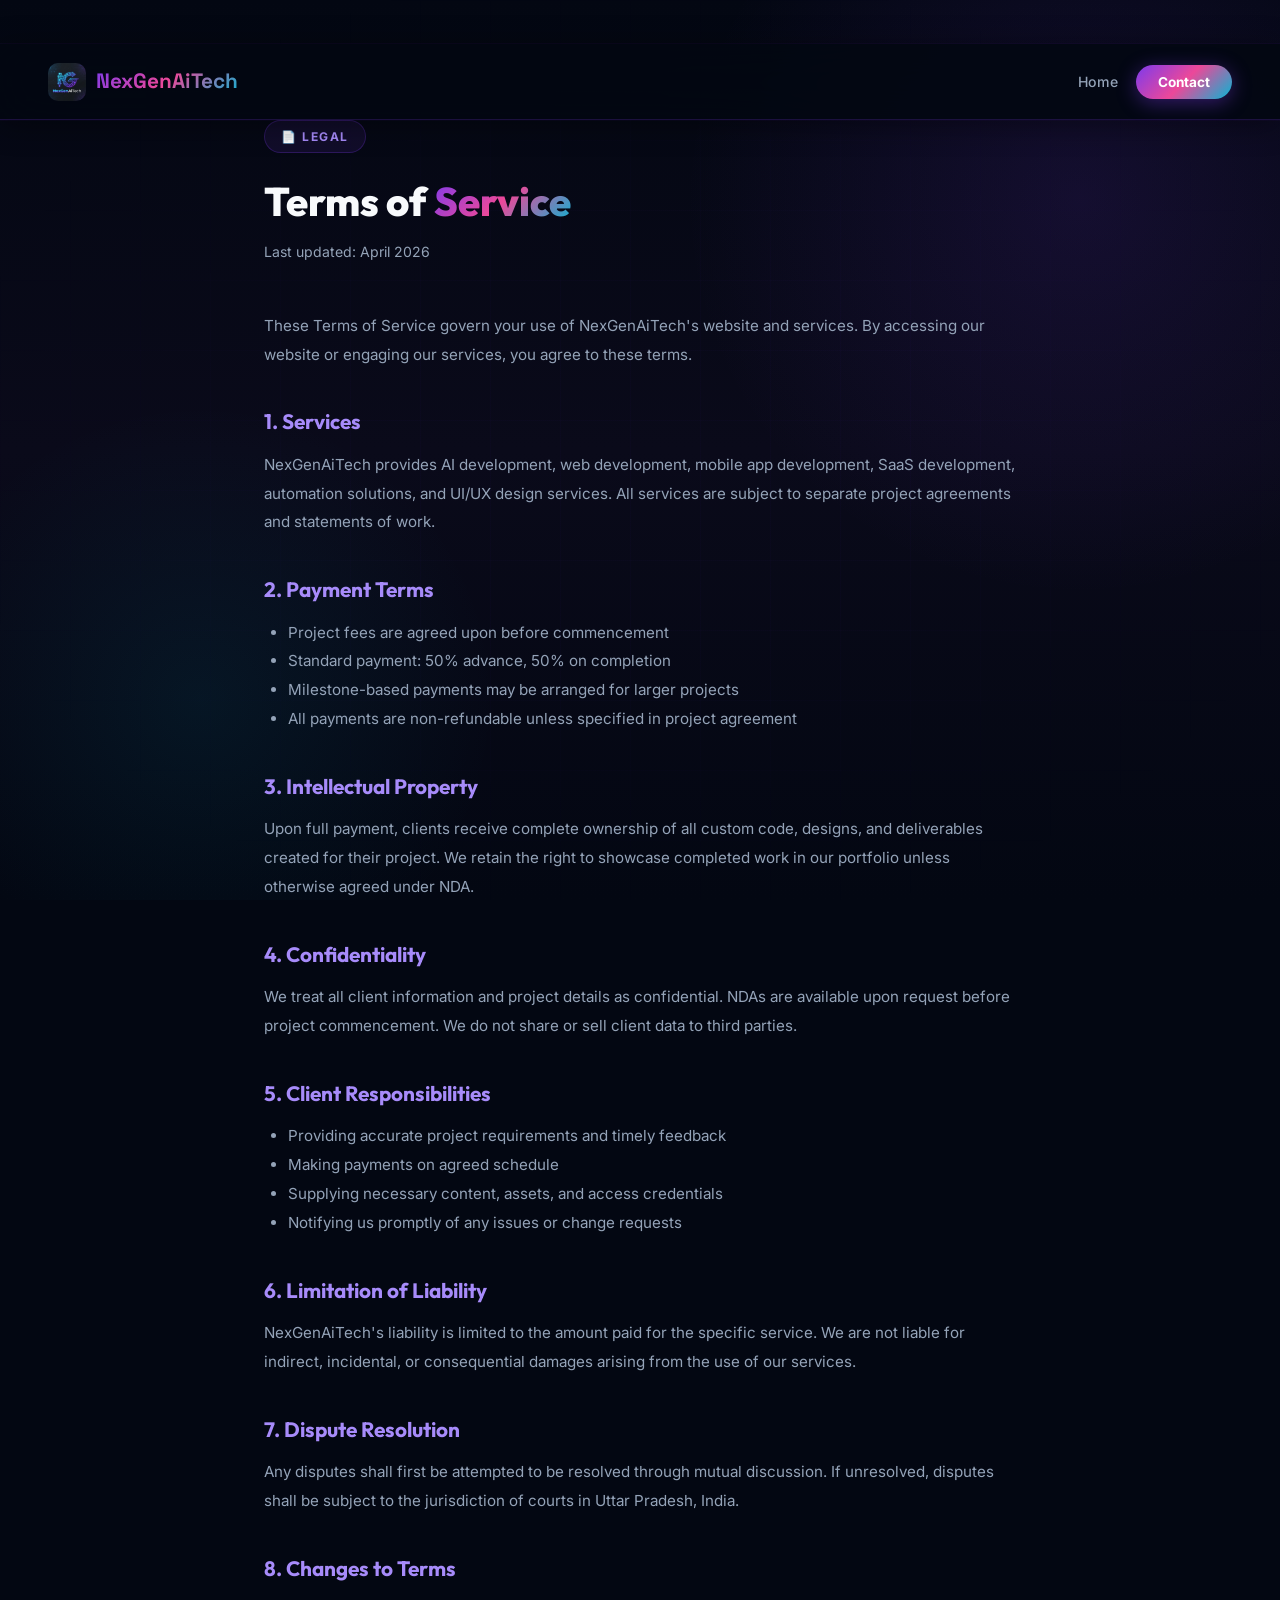
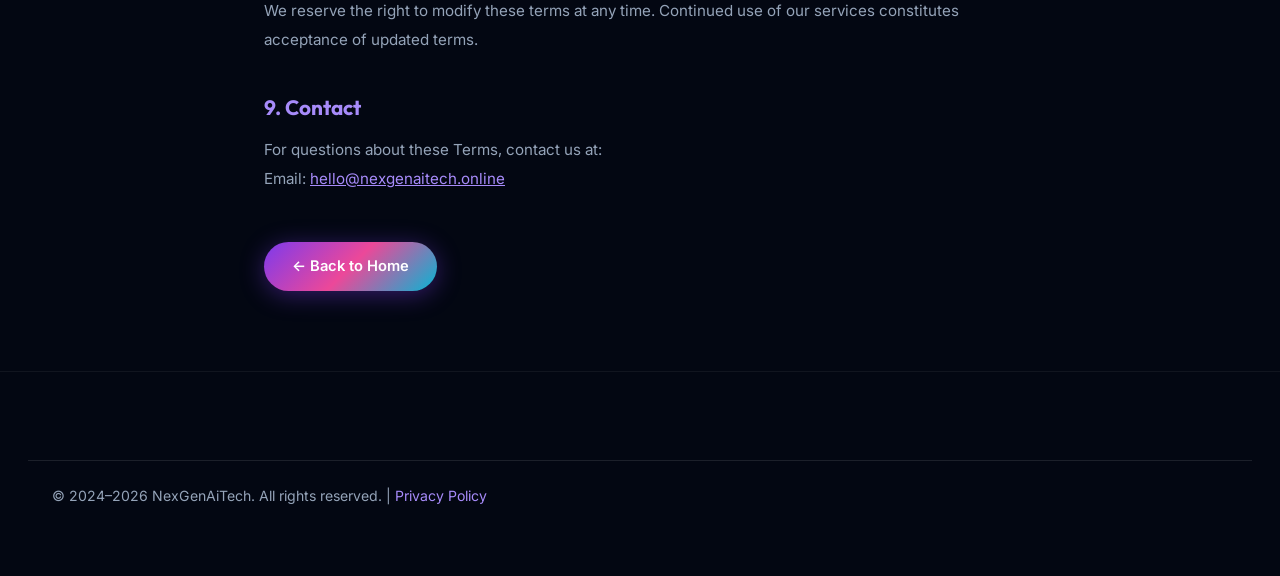
<file: terms.html>
<!DOCTYPE html>
<html lang="en">
<head>
  <meta charset="UTF-8" />
  <meta name="viewport" content="width=device-width, initial-scale=1.0" />
  <title>Terms of Service — NexGenAiTech</title>
  <meta name="description" content="NexGenAiTech Terms of Service — the terms and conditions governing use of our services." />
  <link rel="icon" href="logo.png" type="image/png" />
  <link rel="stylesheet" href="style.css" />
  <style>
    .legal-content { max-width: 800px; margin: 0 auto; padding: 120px 24px 80px; }
    .legal-content h1 { font-family:'Outfit',sans-serif; font-size:2.5rem; font-weight:800; margin-bottom:8px; }
    .legal-content .date { color:var(--text-secondary); font-size:0.88rem; margin-bottom:48px; }
    .legal-content h2 { font-family:'Outfit',sans-serif; font-size:1.3rem; font-weight:700; margin:36px 0 12px; color:var(--primary-light); }
    .legal-content p { color:var(--text-secondary); line-height:1.9; margin-bottom:16px; font-size:0.95rem; }
    .legal-content ul { color:var(--text-secondary); padding-left:24px; margin-bottom:16px; line-height:1.9; font-size:0.95rem; }
  </style>
</head>
<body>
<div class="bg-animated"></div>
<div class="grid-overlay"></div>
<nav class="navbar scrolled">
  <div class="nav-container">
    <a href="index.html" class="nav-logo"><img src="logo.png" alt="NexGenAiTech" /><span class="nav-logo-text">NexGenAiTech</span></a>
    <ul class="nav-links"><li><a href="index.html">Home</a></li><li><a href="contact.html" class="nav-cta">Contact</a></li></ul>
  </div>
</nav>
<div class="legal-content">
  <div class="section-badge" style="margin-bottom:16px">📄 Legal</div>
  <h1>Terms of <span class="gradient-text">Service</span></h1>
  <div class="date">Last updated: April 2026</div>
  <p>These Terms of Service govern your use of NexGenAiTech's website and services. By accessing our website or engaging our services, you agree to these terms.</p>

  <h2>1. Services</h2>
  <p>NexGenAiTech provides AI development, web development, mobile app development, SaaS development, automation solutions, and UI/UX design services. All services are subject to separate project agreements and statements of work.</p>

  <h2>2. Payment Terms</h2>
  <ul>
    <li>Project fees are agreed upon before commencement</li>
    <li>Standard payment: 50% advance, 50% on completion</li>
    <li>Milestone-based payments may be arranged for larger projects</li>
    <li>All payments are non-refundable unless specified in project agreement</li>
  </ul>

  <h2>3. Intellectual Property</h2>
  <p>Upon full payment, clients receive complete ownership of all custom code, designs, and deliverables created for their project. We retain the right to showcase completed work in our portfolio unless otherwise agreed under NDA.</p>

  <h2>4. Confidentiality</h2>
  <p>We treat all client information and project details as confidential. NDAs are available upon request before project commencement. We do not share or sell client data to third parties.</p>

  <h2>5. Client Responsibilities</h2>
  <ul>
    <li>Providing accurate project requirements and timely feedback</li>
    <li>Making payments on agreed schedule</li>
    <li>Supplying necessary content, assets, and access credentials</li>
    <li>Notifying us promptly of any issues or change requests</li>
  </ul>

  <h2>6. Limitation of Liability</h2>
  <p>NexGenAiTech's liability is limited to the amount paid for the specific service. We are not liable for indirect, incidental, or consequential damages arising from the use of our services.</p>

  <h2>7. Dispute Resolution</h2>
  <p>Any disputes shall first be attempted to be resolved through mutual discussion. If unresolved, disputes shall be subject to the jurisdiction of courts in Uttar Pradesh, India.</p>

  <h2>8. Changes to Terms</h2>
  <p>We reserve the right to modify these terms at any time. Continued use of our services constitutes acceptance of updated terms.</p>

  <h2>9. Contact</h2>
  <p>For questions about these Terms, contact us at:<br>
  Email: <a href="mailto:hello@nexgenaitech.online" style="color:var(--primary-light)">hello@nexgenaitech.online</a></p>

  <div style="margin-top:48px">
    <a href="index.html" class="btn btn-primary">← Back to Home</a>
  </div>
</div>
<footer class="footer" style="margin-top:0">
  <div class="footer-bottom" style="border-top:1px solid var(--glass-border);padding:24px;text-align:center">
    <p style="color:var(--text-secondary);font-size:0.88rem">© 2024–2026 NexGenAiTech. All rights reserved. | <a href="privacy.html" style="color:var(--primary-light)">Privacy Policy</a></p>
  </div>
</footer>
</body>
</html>
</file>
<file: style.css>
/* ============================================================
   NexGenAiTech — Ultra Premium Redesign v2.0
   ============================================================ */

@import url('https://fonts.googleapis.com/css2?family=Inter:wght@300;400;500;600;700;800;900&family=Outfit:wght@300;400;500;600;700;800;900&family=Space+Grotesk:wght@400;500;600;700&display=swap');

/* ── CSS Variables ── */
:root {
  --primary: #7C3AED;
  --primary-light: #A78BFA;
  --primary-dark: #5B21B6;
  --accent: #06B6D4;
  --accent-light: #67E8F9;
  --accent-2: #F472B6;
  --accent-3: #34D399;
  --gold: #F59E0B;
  --bg-dark: #030712;
  --bg-mid: #0A0A1A;
  --bg-card: rgba(255, 255, 255, 0.03);
  --bg-card-hover: rgba(255, 255, 255, 0.07);
  --glass: rgba(255, 255, 255, 0.05);
  --glass-border: rgba(255, 255, 255, 0.1);
  --glass-border-hover: rgba(124, 58, 237, 0.4);
  --text-primary: #F8FAFC;
  --text-secondary: #94A3B8;
  --text-muted: #475569;
  --gradient-brand: linear-gradient(135deg, #7C3AED 0%, #EC4899 50%, #06B6D4 100%);
  --gradient-glow: linear-gradient(135deg, #7C3AED 0%, #06B6D4 100%);
  --gradient-warm: linear-gradient(135deg, #F59E0B 0%, #EC4899 100%);
  --gradient-cool: linear-gradient(135deg, #06B6D4 0%, #7C3AED 100%);
  --gradient-bg: linear-gradient(180deg, #030712 0%, #0A0A1A 50%, #030712 100%);
  --shadow-glow: 0 0 60px rgba(124, 58, 237, 0.25);
  --shadow-card: 0 8px 40px rgba(0, 0, 0, 0.5);
  --shadow-strong: 0 20px 60px rgba(0, 0, 0, 0.6);
  --border-radius: 20px;
  --border-radius-sm: 12px;
  --border-radius-xs: 8px;
  --transition: all 0.3s cubic-bezier(0.4, 0, 0.2, 1);
  --transition-slow: all 0.6s cubic-bezier(0.4, 0, 0.2, 1);
  --offer-height: 44px;
  --nav-height: 76px;
  --total-top: calc(var(--offer-height) + var(--nav-height));
}

/* ── Reset & Base ── */
*, *::before, *::after {
  margin: 0;
  padding: 0;
  box-sizing: border-box;
}

html {
  scroll-behavior: smooth;
  font-size: 16px;
}

body {
  font-family: 'Inter', sans-serif;
  background-color: var(--bg-dark);
  color: var(--text-primary);
  line-height: 1.6;
  overflow-x: hidden;
  -webkit-font-smoothing: antialiased;
  -moz-osx-font-smoothing: grayscale;
}

/* ── Custom Scrollbar ── */
::-webkit-scrollbar { width: 5px; }
::-webkit-scrollbar-track { background: var(--bg-dark); }
::-webkit-scrollbar-thumb {
  background: linear-gradient(180deg, var(--primary), var(--accent));
  border-radius: 3px;
}

/* ── Selection ── */
::selection {
  background: rgba(124, 58, 237, 0.4);
  color: white;
}

/* ── Animated Mesh Background ── */
.bg-animated {
  position: fixed;
  inset: 0;
  z-index: -2;
  background: var(--gradient-bg);
  overflow: hidden;
}

.bg-animated::before {
  content: '';
  position: absolute;
  width: 800px;
  height: 800px;
  background: radial-gradient(circle, rgba(124,58,237,0.12) 0%, transparent 70%);
  top: -200px;
  right: -200px;
  animation: bg-drift 20s ease-in-out infinite;
}

.bg-animated::after {
  content: '';
  position: absolute;
  width: 600px;
  height: 600px;
  background: radial-gradient(circle, rgba(6,182,212,0.08) 0%, transparent 70%);
  bottom: -100px;
  left: -100px;
  animation: bg-drift 25s ease-in-out infinite reverse;
}

.bg-orb {
  position: absolute;
  width: 500px;
  height: 500px;
  background: radial-gradient(circle, rgba(236,72,153,0.07) 0%, transparent 70%);
  top: 40%;
  left: 40%;
  transform: translate(-50%, -50%);
  animation: bg-drift 30s ease-in-out infinite 5s;
}

.bg-orb-2 {
  position: absolute;
  width: 300px;
  height: 300px;
  background: radial-gradient(circle, rgba(52,211,153,0.06) 0%, transparent 70%);
  top: 70%;
  right: 10%;
  animation: bg-drift 18s ease-in-out infinite 3s;
}

@keyframes bg-drift {
  0%, 100% { transform: translate(0, 0) scale(1); }
  25% { transform: translate(40px, -40px) scale(1.08); }
  50% { transform: translate(-30px, 30px) scale(0.92); }
  75% { transform: translate(20px, 50px) scale(1.04); }
}

/* ── Grid Overlay ── */
.grid-overlay {
  position: fixed;
  inset: 0;
  z-index: -1;
  background-image:
    linear-gradient(rgba(124,58,237,0.025) 1px, transparent 1px),
    linear-gradient(90deg, rgba(124,58,237,0.025) 1px, transparent 1px);
  background-size: 70px 70px;
  mask-image: radial-gradient(ellipse at center, black 30%, transparent 80%);
}

/* ── Noise Texture ── */
.noise {
  position: fixed;
  inset: 0;
  z-index: -1;
  opacity: 0.03;
  background-image: url("data:image/svg+xml,%3Csvg viewBox='0 0 256 256' xmlns='http://www.w3.org/2000/svg'%3E%3Cfilter id='noise'%3E%3CfeTurbulence type='fractalNoise' baseFrequency='0.9' numOctaves='4' stitchTiles='stitch'/%3E%3C/filter%3E%3Crect width='100%25' height='100%25' filter='url(%23noise)'/%3E%3C/svg%3E");
  background-size: 256px 256px;
  pointer-events: none;
}

/* ── Special Offer Strip ── */
.offer-strip {
  position: fixed;
  top: 0;
  left: 0;
  right: 0;
  height: var(--offer-height);
  background: linear-gradient(90deg, #7C3AED, #EC4899, #06B6D4, #EC4899, #7C3AED);
  background-size: 300% 100%;
  animation: gradient-slide 6s linear infinite;
  display: flex;
  align-items: center;
  justify-content: center;
  font-size: 0.82rem;
  font-weight: 600;
  color: white;
  text-align: center;
  z-index: 1002;
  padding: 0 16px;
  gap: 8px;
  letter-spacing: 0.3px;
}

@keyframes gradient-slide {
  0% { background-position: 0% 50%; }
  100% { background-position: 300% 50%; }
}

.offer-strip a {
  color: white;
  font-weight: 800;
  text-decoration: none;
  background: rgba(255,255,255,0.2);
  padding: 3px 12px;
  border-radius: 20px;
  border: 1px solid rgba(255,255,255,0.4);
  transition: var(--transition);
  margin-left: 4px;
}

.offer-strip a:hover {
  background: rgba(255,255,255,0.35);
}

/* ── Navbar ── */
.navbar {
  position: fixed;
  top: var(--offer-height);
  left: 0;
  right: 0;
  height: var(--nav-height);
  z-index: 1000;
  transition: var(--transition);
}

.navbar.scrolled {
  background: rgba(3, 7, 18, 0.88);
  backdrop-filter: blur(24px);
  -webkit-backdrop-filter: blur(24px);
  border-bottom: 1px solid rgba(124,58,237,0.2);
  box-shadow: 0 4px 30px rgba(0,0,0,0.4), 0 0 1px rgba(124,58,237,0.3);
}

.nav-container {
  max-width: 1240px;
  margin: 0 auto;
  padding: 0 28px;
  height: 100%;
  display: flex;
  align-items: center;
  justify-content: space-between;
}

.nav-logo {
  display: flex;
  align-items: center;
  gap: 10px;
  text-decoration: none;
}

.nav-logo img {
  width: 38px;
  height: 38px;
  border-radius: 10px;
  object-fit: cover;
}

.nav-logo-text {
  font-family: 'Space Grotesk', sans-serif;
  font-weight: 700;
  font-size: 1.3rem;
  background: var(--gradient-brand);
  -webkit-background-clip: text;
  -webkit-text-fill-color: transparent;
  background-clip: text;
}

.nav-links {
  display: flex;
  align-items: center;
  gap: 4px;
  list-style: none;
}

.nav-links a {
  color: var(--text-secondary);
  text-decoration: none;
  font-size: 0.88rem;
  font-weight: 500;
  padding: 8px 14px;
  border-radius: var(--border-radius-xs);
  transition: var(--transition);
  position: relative;
}

.nav-links a:hover {
  color: var(--text-primary);
  background: rgba(255,255,255,0.06);
}

.nav-links a.active {
  color: var(--primary-light);
  background: rgba(124,58,237,0.1);
}

.nav-links a.active::after {
  content: '';
  position: absolute;
  bottom: 4px;
  left: 50%;
  transform: translateX(-50%);
  width: 16px;
  height: 2px;
  background: var(--gradient-glow);
  border-radius: 2px;
}

.nav-cta {
  background: var(--gradient-brand) !important;
  color: white !important;
  padding: 9px 22px !important;
  border-radius: 50px !important;
  font-weight: 700 !important;
  font-size: 0.85rem !important;
  box-shadow: 0 4px 20px rgba(124,58,237,0.4);
  position: relative;
  overflow: hidden;
}

.nav-cta::before {
  content: '';
  position: absolute;
  inset: 0;
  background: linear-gradient(135deg, rgba(255,255,255,0.15), transparent);
  opacity: 0;
  transition: var(--transition);
}

.nav-cta:hover {
  transform: translateY(-2px) !important;
  box-shadow: 0 8px 32px rgba(124,58,237,0.55) !important;
  background: var(--gradient-brand) !important;
}

.nav-cta:hover::before { opacity: 1; }

/* Mobile Menu */
.nav-toggle {
  display: none;
  flex-direction: column;
  gap: 5px;
  cursor: pointer;
  padding: 8px;
  border-radius: var(--border-radius-xs);
  background: var(--glass);
  border: 1px solid var(--glass-border);
}

.nav-toggle span {
  display: block;
  width: 22px;
  height: 2px;
  background: var(--text-primary);
  border-radius: 2px;
  transition: var(--transition);
}

.nav-toggle.open span:nth-child(1) { transform: translateY(7px) rotate(45deg); }
.nav-toggle.open span:nth-child(2) { opacity: 0; }
.nav-toggle.open span:nth-child(3) { transform: translateY(-7px) rotate(-45deg); }

/* ── Page Top Offset ── */
body > *:not(.offer-strip):not(.navbar):not(.bg-animated):not(.grid-overlay):not(.noise):not(.particles) {
  /* nothing global, handled per element */
}

/* ── Hero Section ── */
.hero {
  min-height: 100vh;
  display: flex;
  align-items: center;
  padding-top: var(--total-top);
  position: relative;
  overflow: hidden;
}

.hero-content {
  display: grid;
  grid-template-columns: 1fr 1fr;
  gap: 70px;
  align-items: center;
  max-width: 1240px;
  margin: 0 auto;
  padding: 40px 28px 80px;
  width: 100%;
}

.hero-left { z-index: 1; }

.hero-badge {
  display: inline-flex;
  align-items: center;
  gap: 8px;
  background: rgba(6,182,212,0.1);
  border: 1px solid rgba(6,182,212,0.3);
  border-radius: 50px;
  padding: 7px 18px;
  font-size: 0.8rem;
  font-weight: 600;
  color: var(--accent-light);
  margin-bottom: 28px;
  letter-spacing: 0.4px;
  animation: pulse-badge 2.5s ease-in-out infinite;
}

.hero-badge .badge-dot {
  width: 6px;
  height: 6px;
  background: var(--accent);
  border-radius: 50%;
  animation: pulse-dot 1.5s ease-in-out infinite;
}

@keyframes pulse-dot {
  0%, 100% { transform: scale(1); opacity: 1; }
  50% { transform: scale(1.5); opacity: 0.6; }
}

@keyframes pulse-badge {
  0%, 100% { box-shadow: 0 0 0 0 rgba(6,182,212,0.15); }
  50% { box-shadow: 0 0 0 10px rgba(6,182,212,0); }
}

.hero-title {
  font-family: 'Outfit', sans-serif;
  font-size: clamp(2.8rem, 5.5vw, 4.4rem);
  font-weight: 900;
  line-height: 1.08;
  margin-bottom: 24px;
  color: var(--text-primary);
  letter-spacing: -1px;
}

.hero-title .gradient-text {
  background: var(--gradient-brand);
  -webkit-background-clip: text;
  -webkit-text-fill-color: transparent;
  background-clip: text;
}

.hero-title .underline-text {
  position: relative;
  display: inline-block;
}

.hero-title .underline-text::after {
  content: '';
  position: absolute;
  bottom: -4px;
  left: 0;
  right: 0;
  height: 3px;
  background: var(--gradient-warm);
  border-radius: 2px;
}

.hero-subtitle {
  font-size: 1.1rem;
  color: var(--text-secondary);
  margin-bottom: 44px;
  line-height: 1.85;
  max-width: 480px;
}

.hero-buttons {
  display: flex;
  gap: 14px;
  flex-wrap: wrap;
  margin-bottom: 64px;
}

.hero-stats {
  display: grid;
  grid-template-columns: repeat(4, 1fr);
  gap: 1px;
  background: rgba(255,255,255,0.06);
  border-radius: var(--border-radius-sm);
  overflow: hidden;
  border: 1px solid var(--glass-border);
}

.stat-item {
  text-align: center;
  padding: 18px 12px;
  background: var(--bg-dark);
  transition: var(--transition);
}

.stat-item:hover {
  background: rgba(124,58,237,0.08);
}

.stat-number {
  font-family: 'Space Grotesk', sans-serif;
  font-size: 1.8rem;
  font-weight: 700;
  background: var(--gradient-brand);
  -webkit-background-clip: text;
  -webkit-text-fill-color: transparent;
  background-clip: text;
  display: block;
  line-height: 1;
  margin-bottom: 4px;
}

.stat-label {
  font-size: 0.72rem;
  color: var(--text-muted);
  font-weight: 500;
  letter-spacing: 0.3px;
}

/* Hero Visual */
.hero-visual {
  position: relative;
  display: flex;
  align-items: center;
  justify-content: center;
}

.hero-visual-inner {
  position: relative;
  width: 100%;
  max-width: 540px;
}

/* Glow ring behind image */
.hero-visual-inner::before {
  content: '';
  position: absolute;
  inset: -20px;
  background: conic-gradient(from 0deg, #7C3AED, #EC4899, #06B6D4, #34D399, #7C3AED);
  border-radius: 30px;
  opacity: 0.15;
  filter: blur(30px);
  animation: spin-slow 10s linear infinite;
}

@keyframes spin-slow {
  0% { transform: rotate(0deg); }
  100% { transform: rotate(360deg); }
}

.hero-img-wrapper {
  position: relative;
  border-radius: 24px;
  overflow: hidden;
  border: 1px solid rgba(255,255,255,0.08);
  box-shadow: 0 30px 80px rgba(0,0,0,0.5), 0 0 0 1px rgba(124,58,237,0.2);
  animation: float-hero 6s ease-in-out infinite;
}

.hero-img-wrapper img {
  width: 100%;
  display: block;
  border-radius: 24px;
}

@keyframes float-hero {
  0%, 100% { transform: translateY(0px) rotate(0deg); }
  33% { transform: translateY(-12px) rotate(0.3deg); }
  66% { transform: translateY(-6px) rotate(-0.3deg); }
}

.hero-img-badge {
  position: absolute;
  background: rgba(3,7,18,0.85);
  backdrop-filter: blur(16px);
  border: 1px solid rgba(255,255,255,0.12);
  border-radius: 14px;
  padding: 12px 16px;
  display: flex;
  align-items: center;
  gap: 10px;
  font-size: 0.82rem;
  font-weight: 600;
  color: var(--text-primary);
  white-space: nowrap;
  box-shadow: 0 8px 24px rgba(0,0,0,0.4);
}

.hero-img-badge .badge-icon { font-size: 1.3rem; }

.hero-img-badge-1 {
  top: 24px;
  right: -24px;
  animation: float-badge-1 4s ease-in-out infinite;
}

.hero-img-badge-2 {
  bottom: 36px;
  left: -24px;
  animation: float-badge-2 5s ease-in-out infinite 1s;
}

@keyframes float-badge-1 {
  0%, 100% { transform: translateY(0); }
  50% { transform: translateY(-8px); }
}

@keyframes float-badge-2 {
  0%, 100% { transform: translateY(0); }
  50% { transform: translateY(8px); }
}

/* ── Partners Scroll Strip ── */
.partners-strip {
  overflow: hidden;
  padding: 36px 0;
  position: relative;
  border-top: 1px solid rgba(255,255,255,0.05);
  border-bottom: 1px solid rgba(255,255,255,0.05);
  background: rgba(255,255,255,0.01);
}

.partners-strip::before,
.partners-strip::after {
  content: '';
  position: absolute;
  top: 0;
  bottom: 0;
  width: 140px;
  z-index: 2;
  pointer-events: none;
}

.partners-strip::before { left: 0; background: linear-gradient(90deg, var(--bg-dark), transparent); }
.partners-strip::after { right: 0; background: linear-gradient(-90deg, var(--bg-dark), transparent); }

.partners-track {
  display: flex;
  gap: 16px;
  animation: scroll-partners 35s linear infinite;
  width: max-content;
}

.partner-item {
  display: flex;
  align-items: center;
  gap: 10px;
  padding: 10px 22px;
  background: var(--glass);
  border: 1px solid var(--glass-border);
  border-radius: 50px;
  white-space: nowrap;
  color: var(--text-secondary);
  font-size: 0.85rem;
  font-weight: 500;
  transition: var(--transition);
}

.partner-item:hover {
  border-color: rgba(124,58,237,0.3);
  color: var(--text-primary);
}

@keyframes scroll-partners {
  0% { transform: translateX(0); }
  100% { transform: translateX(-50%); }
}

/* ── Section Base ── */
.section {
  padding: 110px 28px;
  max-width: 1240px;
  margin: 0 auto;
}

.section-header {
  text-align: center;
  margin-bottom: 72px;
}

.section-badge {
  display: inline-flex;
  align-items: center;
  gap: 7px;
  background: rgba(124,58,237,0.1);
  border: 1px solid rgba(124,58,237,0.25);
  border-radius: 50px;
  padding: 6px 16px;
  font-size: 0.75rem;
  font-weight: 700;
  color: var(--primary-light);
  letter-spacing: 1.5px;
  text-transform: uppercase;
  margin-bottom: 20px;
}

.section-title {
  font-family: 'Outfit', sans-serif;
  font-size: clamp(2rem, 4vw, 3.2rem);
  font-weight: 800;
  color: var(--text-primary);
  line-height: 1.15;
  margin-bottom: 18px;
  letter-spacing: -0.5px;
}

.section-title .gradient-text {
  background: var(--gradient-brand);
  -webkit-background-clip: text;
  -webkit-text-fill-color: transparent;
  background-clip: text;
}

.section-subtitle {
  font-size: 1.05rem;
  color: var(--text-secondary);
  max-width: 560px;
  margin: 0 auto;
  line-height: 1.8;
}

/* ── Divider Sections ── */
.section-divider {
  background: linear-gradient(180deg, rgba(124,58,237,0.05) 0%, transparent 100%);
  position: relative;
  overflow: hidden;
}

.section-divider::before {
  content: '';
  position: absolute;
  inset: 0;
  background: rgba(0,0,0,0.15);
}

.section-divider > * { position: relative; }

/* ── Glass Card ── */
.glass-card {
  background: var(--bg-card);
  border: 1px solid var(--glass-border);
  border-radius: var(--border-radius);
  backdrop-filter: blur(12px);
  -webkit-backdrop-filter: blur(12px);
  transition: var(--transition);
  position: relative;
  overflow: hidden;
}

.glass-card::after {
  content: '';
  position: absolute;
  inset: 0;
  background: linear-gradient(135deg, rgba(255,255,255,0.04) 0%, transparent 60%);
  pointer-events: none;
  border-radius: inherit;
}

.glass-card:hover {
  background: var(--bg-card-hover);
  border-color: var(--glass-border-hover);
  transform: translateY(-6px);
  box-shadow: 0 20px 60px rgba(0,0,0,0.4), 0 0 0 1px rgba(124,58,237,0.15);
}

/* ── Buttons ── */
.btn {
  display: inline-flex;
  align-items: center;
  gap: 8px;
  padding: 13px 28px;
  border-radius: 50px;
  font-weight: 600;
  font-size: 0.92rem;
  cursor: pointer;
  text-decoration: none;
  border: none;
  transition: var(--transition);
  position: relative;
  overflow: hidden;
  white-space: nowrap;
}

.btn::before {
  content: '';
  position: absolute;
  inset: 0;
  background: rgba(255,255,255,0);
  transition: var(--transition);
}

.btn:hover::before { background: rgba(255,255,255,0.1); }

.btn-primary {
  background: var(--gradient-brand);
  color: white;
  box-shadow: 0 4px 24px rgba(124,58,237,0.4);
}

.btn-primary:hover {
  transform: translateY(-3px);
  box-shadow: 0 10px 40px rgba(124,58,237,0.6);
}

.btn-secondary {
  background: rgba(255,255,255,0.05);
  color: var(--text-primary);
  border: 1px solid var(--glass-border);
}

.btn-secondary:hover {
  background: rgba(124,58,237,0.1);
  border-color: var(--primary-light);
  color: var(--primary-light);
  transform: translateY(-3px);
}

.btn-accent {
  background: linear-gradient(135deg, #06B6D4, #7C3AED);
  color: white;
  box-shadow: 0 4px 24px rgba(6,182,212,0.3);
}

.btn-accent:hover {
  transform: translateY(-3px);
  box-shadow: 0 10px 40px rgba(6,182,212,0.5);
}

.btn-outline {
  background: transparent;
  color: var(--primary-light);
  border: 1.5px solid rgba(124,58,237,0.4);
}

.btn-outline:hover {
  background: rgba(124,58,237,0.1);
  border-color: var(--primary-light);
  transform: translateY(-2px);
}

/* ── Service Cards ── */
.services-grid {
  display: grid;
  grid-template-columns: repeat(3, 1fr);
  gap: 24px;
}

.service-card {
  padding: 36px 32px;
  cursor: pointer;
}

.service-card-top {
  position: absolute;
  top: 0;
  left: 0;
  right: 0;
  height: 2px;
  opacity: 0;
  transition: var(--transition);
}

.service-card:hover .service-card-top { opacity: 1; }

.service-card:nth-child(1) .service-card-top { background: linear-gradient(90deg, #7C3AED, #EC4899); }
.service-card:nth-child(2) .service-card-top { background: linear-gradient(90deg, #06B6D4, #7C3AED); }
.service-card:nth-child(3) .service-card-top { background: linear-gradient(90deg, #EC4899, #F59E0B); }
.service-card:nth-child(4) .service-card-top { background: linear-gradient(90deg, #7C3AED, #34D399); }
.service-card:nth-child(5) .service-card-top { background: linear-gradient(90deg, #34D399, #06B6D4); }
.service-card:nth-child(6) .service-card-top { background: linear-gradient(90deg, #F59E0B, #EC4899); }

.service-icon {
  width: 64px;
  height: 64px;
  border-radius: 18px;
  display: flex;
  align-items: center;
  justify-content: center;
  font-size: 1.7rem;
  margin-bottom: 24px;
  position: relative;
  flex-shrink: 0;
}

.service-icon.purple { background: rgba(124,58,237,0.15); box-shadow: 0 0 20px rgba(124,58,237,0.15); }
.service-icon.cyan { background: rgba(6,182,212,0.12); box-shadow: 0 0 20px rgba(6,182,212,0.12); }
.service-icon.pink { background: rgba(236,72,153,0.12); box-shadow: 0 0 20px rgba(236,72,153,0.12); }
.service-icon.violet { background: rgba(167,139,250,0.12); box-shadow: 0 0 20px rgba(167,139,250,0.12); }
.service-icon.green { background: rgba(52,211,153,0.12); box-shadow: 0 0 20px rgba(52,211,153,0.12); }
.service-icon.orange { background: rgba(245,158,11,0.12); box-shadow: 0 0 20px rgba(245,158,11,0.12); }

.service-title {
  font-family: 'Space Grotesk', sans-serif;
  font-size: 1.15rem;
  font-weight: 700;
  color: var(--text-primary);
  margin-bottom: 12px;
}

.service-desc {
  font-size: 0.88rem;
  color: var(--text-secondary);
  line-height: 1.75;
  margin-bottom: 22px;
}

.service-tags {
  display: flex;
  flex-wrap: wrap;
  gap: 7px;
  margin-bottom: 20px;
}

.tag {
  font-size: 0.72rem;
  padding: 4px 10px;
  border-radius: 50px;
  background: rgba(124,58,237,0.1);
  border: 1px solid rgba(124,58,237,0.2);
  color: var(--primary-light);
  font-weight: 600;
}

.service-link {
  display: inline-flex;
  align-items: center;
  gap: 6px;
  color: var(--accent-light);
  text-decoration: none;
  font-size: 0.85rem;
  font-weight: 600;
  transition: var(--transition);
}

.service-link:hover { gap: 12px; color: var(--accent); }

/* ── Why Choose Us ── */
.why-grid {
  display: grid;
  grid-template-columns: 1fr 1fr;
  gap: 80px;
  align-items: center;
}

.why-features {
  display: grid;
  grid-template-columns: 1fr 1fr;
  gap: 18px;
}

.why-feature {
  padding: 26px;
  border-radius: var(--border-radius-sm);
  background: var(--glass);
  border: 1px solid var(--glass-border);
  transition: var(--transition);
  position: relative;
  overflow: hidden;
}

.why-feature::before {
  content: '';
  position: absolute;
  top: 0;
  left: 0;
  right: 0;
  height: 1px;
  background: var(--gradient-brand);
  opacity: 0;
  transition: var(--transition);
}

.why-feature:hover {
  background: var(--bg-card-hover);
  border-color: rgba(124,58,237,0.3);
  transform: translateY(-4px);
  box-shadow: 0 12px 30px rgba(0,0,0,0.3);
}

.why-feature:hover::before { opacity: 1; }

.why-feature-icon {
  font-size: 2rem;
  margin-bottom: 12px;
  display: block;
}

.why-feature h4 {
  font-family: 'Space Grotesk', sans-serif;
  font-weight: 700;
  font-size: 0.95rem;
  margin-bottom: 8px;
  color: var(--text-primary);
}

.why-feature p {
  font-size: 0.82rem;
  color: var(--text-secondary);
  line-height: 1.65;
}

.why-checklist {
  display: flex;
  flex-direction: column;
  gap: 14px;
  margin-bottom: 36px;
}

.why-check-item {
  display: flex;
  align-items: flex-start;
  gap: 12px;
  color: var(--text-secondary);
  font-size: 0.92rem;
  line-height: 1.6;
}

.why-check-item .check-icon {
  width: 22px;
  height: 22px;
  border-radius: 50%;
  background: rgba(52,211,153,0.15);
  border: 1px solid rgba(52,211,153,0.3);
  display: flex;
  align-items: center;
  justify-content: center;
  font-size: 0.7rem;
  flex-shrink: 0;
  margin-top: 1px;
}

/* ── Technology Stack ── */
.tech-grid {
  display: grid;
  grid-template-columns: repeat(4, 1fr);
  gap: 20px;
}

.tech-category {
  padding: 30px;
}

.tech-category h3 {
  font-size: 0.78rem;
  font-weight: 700;
  color: var(--primary-light);
  letter-spacing: 2px;
  text-transform: uppercase;
  margin-bottom: 22px;
  display: flex;
  align-items: center;
  gap: 8px;
}

.tech-items {
  display: flex;
  flex-direction: column;
  gap: 10px;
}

.tech-item {
  display: flex;
  align-items: center;
  gap: 10px;
  padding: 10px 14px;
  border-radius: var(--border-radius-xs);
  background: rgba(255,255,255,0.02);
  border: 1px solid rgba(255,255,255,0.05);
  font-size: 0.85rem;
  color: var(--text-secondary);
  transition: var(--transition);
}

.tech-item:hover {
  background: rgba(124,58,237,0.08);
  border-color: rgba(124,58,237,0.2);
  color: var(--text-primary);
  transform: translateX(4px);
}

.tech-dot {
  width: 7px;
  height: 7px;
  border-radius: 50%;
  flex-shrink: 0;
}

.tech-dot.purple { background: var(--primary); }
.tech-dot.cyan { background: var(--accent); }
.tech-dot.green { background: var(--accent-3); }
.tech-dot.violet { background: var(--primary-light); }

/* ── Process Steps ── */
.process-steps {
  display: grid;
  grid-template-columns: repeat(3, 1fr);
  gap: 28px;
  position: relative;
}

.process-connector {
  display: none;
}

.process-step {
  text-align: center;
  padding: 40px 28px;
  transition: var(--transition);
}

.step-number {
  width: 68px;
  height: 68px;
  border-radius: 50%;
  background: var(--gradient-brand);
  display: flex;
  align-items: center;
  justify-content: center;
  font-family: 'Space Grotesk', sans-serif;
  font-size: 1.3rem;
  font-weight: 700;
  color: white;
  margin: 0 auto 24px;
  position: relative;
  box-shadow: 0 8px 30px rgba(124,58,237,0.4);
  transition: var(--transition);
}

.process-step:hover .step-number {
  transform: scale(1.1);
  box-shadow: 0 12px 40px rgba(124,58,237,0.6);
}

.step-number::before {
  content: '';
  position: absolute;
  inset: -4px;
  border-radius: 50%;
  border: 2px dashed rgba(124,58,237,0.3);
  animation: spin-dashed 8s linear infinite;
}

@keyframes spin-dashed {
  0% { transform: rotate(0deg); }
  100% { transform: rotate(360deg); }
}

.process-step h3 {
  font-family: 'Space Grotesk', sans-serif;
  font-weight: 700;
  font-size: 1.05rem;
  margin-bottom: 10px;
  color: var(--text-primary);
}

.process-step p {
  font-size: 0.85rem;
  color: var(--text-secondary);
  line-height: 1.75;
}

/* ── Industries ── */
.industries-grid {
  display: grid;
  grid-template-columns: repeat(4, 1fr);
  gap: 18px;
}

.industry-card {
  padding: 32px 22px;
  text-align: center;
  cursor: pointer;
}

.industry-icon {
  font-size: 2.6rem;
  margin-bottom: 14px;
  display: block;
  transition: var(--transition);
}

.industry-card:hover .industry-icon {
  transform: scale(1.2) rotate(5deg);
}

.industry-card h3 {
  font-family: 'Space Grotesk', sans-serif;
  font-weight: 700;
  font-size: 0.95rem;
  margin-bottom: 8px;
  color: var(--text-primary);
}

.industry-card p {
  font-size: 0.8rem;
  color: var(--text-secondary);
  line-height: 1.65;
}

/* ── Testimonials ── */
.testimonials-grid {
  display: grid;
  grid-template-columns: repeat(3, 1fr);
  gap: 24px;
}

.testimonial-card {
  padding: 36px;
  cursor: default;
}

.testimonial-quote {
  font-size: 3rem;
  line-height: 1;
  background: var(--gradient-brand);
  -webkit-background-clip: text;
  -webkit-text-fill-color: transparent;
  background-clip: text;
  margin-bottom: 8px;
  font-family: Georgia, serif;
}

.testimonial-stars {
  color: var(--gold);
  font-size: 0.9rem;
  letter-spacing: 2px;
  margin-bottom: 18px;
}

.testimonial-text {
  font-size: 0.9rem;
  color: var(--text-secondary);
  line-height: 1.85;
  margin-bottom: 28px;
  font-style: italic;
}

.testimonial-author {
  display: flex;
  align-items: center;
  gap: 14px;
  padding-top: 20px;
  border-top: 1px solid var(--glass-border);
}

.author-avatar {
  width: 48px;
  height: 48px;
  border-radius: 50%;
  background: var(--gradient-brand);
  display: flex;
  align-items: center;
  justify-content: center;
  font-weight: 700;
  font-size: 0.95rem;
  color: white;
  flex-shrink: 0;
  box-shadow: 0 4px 12px rgba(124,58,237,0.3);
}

.author-info h4 {
  font-family: 'Space Grotesk', sans-serif;
  font-weight: 600;
  font-size: 0.9rem;
  color: var(--text-primary);
}

.author-info span {
  font-size: 0.78rem;
  color: var(--text-muted);
}

/* ── CTA Banner ── */
.cta-wrapper {
  padding: 110px 28px;
}

.cta-banner {
  max-width: 1240px;
  margin: 0 auto;
  background: linear-gradient(135deg, rgba(124,58,237,0.15) 0%, rgba(6,182,212,0.08) 50%, rgba(236,72,153,0.1) 100%);
  border: 1px solid rgba(124,58,237,0.25);
  border-radius: 28px;
  padding: 80px 60px;
  text-align: center;
  position: relative;
  overflow: hidden;
}

.cta-banner::before {
  content: '';
  position: absolute;
  top: -100px;
  left: 50%;
  transform: translateX(-50%);
  width: 600px;
  height: 300px;
  background: radial-gradient(ellipse, rgba(124,58,237,0.15) 0%, transparent 70%);
  pointer-events: none;
}

.cta-banner::after {
  content: '';
  position: absolute;
  inset: 1px;
  border-radius: 27px;
  background: linear-gradient(135deg, rgba(255,255,255,0.03) 0%, transparent 50%);
  pointer-events: none;
}

.cta-banner h2 {
  font-family: 'Outfit', sans-serif;
  font-size: clamp(1.8rem, 3.5vw, 2.8rem);
  font-weight: 800;
  margin-bottom: 16px;
  position: relative;
  z-index: 1;
  letter-spacing: -0.5px;
}

.cta-banner p {
  color: var(--text-secondary);
  font-size: 1.05rem;
  margin-bottom: 44px;
  position: relative;
  z-index: 1;
  line-height: 1.7;
}

.cta-buttons {
  display: flex;
  gap: 16px;
  justify-content: center;
  flex-wrap: wrap;
  position: relative;
  z-index: 1;
}

/* ── Contact Page ── */
.contact-grid {
  display: grid;
  grid-template-columns: 1fr 1.5fr;
  gap: 60px;
  align-items: start;
}

.contact-info-item {
  display: flex;
  gap: 18px;
  margin-bottom: 32px;
}

.contact-info-icon {
  width: 52px;
  height: 52px;
  border-radius: 14px;
  background: rgba(124,58,237,0.12);
  border: 1px solid rgba(124,58,237,0.2);
  display: flex;
  align-items: center;
  justify-content: center;
  font-size: 1.3rem;
  flex-shrink: 0;
}

.contact-info-item h4 {
  font-family: 'Space Grotesk', sans-serif;
  font-weight: 700;
  margin-bottom: 6px;
  font-size: 0.95rem;
}

.contact-info-item p,
.contact-info-item a {
  color: var(--text-secondary);
  font-size: 0.88rem;
  text-decoration: none;
  transition: var(--transition);
}

.contact-info-item a:hover { color: var(--primary-light); }

/* ── Form ── */
.form-group { margin-bottom: 22px; }

.form-group label {
  display: block;
  font-size: 0.82rem;
  font-weight: 600;
  color: var(--text-secondary);
  margin-bottom: 8px;
  letter-spacing: 0.3px;
}

.form-control {
  width: 100%;
  padding: 13px 18px;
  background: rgba(255,255,255,0.04);
  border: 1px solid var(--glass-border);
  border-radius: var(--border-radius-sm);
  color: var(--text-primary);
  font-family: 'Inter', sans-serif;
  font-size: 0.92rem;
  transition: var(--transition);
  outline: none;
}

.form-control:focus {
  border-color: rgba(124,58,237,0.5);
  background: rgba(124,58,237,0.05);
  box-shadow: 0 0 0 3px rgba(124,58,237,0.12);
}

.form-control::placeholder { color: var(--text-muted); }

textarea.form-control { resize: vertical; min-height: 140px; }

select.form-control option { background: #0A0A1A; }

.form-row {
  display: grid;
  grid-template-columns: 1fr 1fr;
  gap: 16px;
}

/* ── Footer ── */
.footer {
  border-top: 1px solid rgba(255,255,255,0.06);
  padding: 88px 28px 44px;
  max-width: 1440px;
  margin: 0 auto;
}

.footer-grid {
  display: grid;
  grid-template-columns: 2.2fr 1fr 1fr 1fr;
  gap: 64px;
  margin-bottom: 64px;
}

.footer-brand p {
  color: var(--text-secondary);
  font-size: 0.88rem;
  line-height: 1.85;
  margin: 20px 0 28px;
  max-width: 280px;
}

.footer-social {
  display: flex;
  gap: 10px;
}

.social-link {
  width: 40px;
  height: 40px;
  border-radius: var(--border-radius-xs);
  background: var(--glass);
  border: 1px solid var(--glass-border);
  display: flex;
  align-items: center;
  justify-content: center;
  color: var(--text-secondary);
  text-decoration: none;
  font-size: 0.95rem;
  transition: var(--transition);
  font-weight: 600;
}

.social-link:hover {
  background: var(--gradient-brand);
  border-color: transparent;
  color: white;
  transform: translateY(-3px);
  box-shadow: 0 6px 20px rgba(124,58,237,0.4);
}

.footer-col h3 {
  font-family: 'Space Grotesk', sans-serif;
  font-weight: 700;
  font-size: 0.9rem;
  margin-bottom: 22px;
  color: var(--text-primary);
  letter-spacing: 0.3px;
}

.footer-col ul {
  list-style: none;
  display: flex;
  flex-direction: column;
  gap: 10px;
}

.footer-col ul a {
  color: var(--text-muted);
  text-decoration: none;
  font-size: 0.88rem;
  transition: var(--transition);
  display: inline-flex;
  align-items: center;
  gap: 0;
}

.footer-col ul a:hover {
  color: var(--primary-light);
  gap: 4px;
  transform: translateX(4px);
}

.footer-col ul a::before {
  content: '→';
  opacity: 0;
  transition: var(--transition);
  font-size: 0.8rem;
}

.footer-col ul a:hover::before { opacity: 1; }

.footer-contact-item {
  display: flex;
  align-items: flex-start;
  gap: 10px;
  color: var(--text-muted);
  font-size: 0.85rem;
  margin-bottom: 14px;
  line-height: 1.6;
}

.footer-contact-item a {
  color: var(--text-muted);
  text-decoration: none;
  transition: var(--transition);
}

.footer-contact-item a:hover { color: var(--primary-light); }

.footer-bottom {
  border-top: 1px solid rgba(255,255,255,0.05);
  padding-top: 36px;
  display: flex;
  justify-content: space-between;
  align-items: center;
  flex-wrap: wrap;
  gap: 16px;
}

.footer-bottom p {
  color: var(--text-muted);
  font-size: 0.85rem;
}

.footer-bottom a {
  color: var(--primary-light);
  text-decoration: none;
  transition: var(--transition);
}

.footer-bottom a:hover { color: var(--accent-light); }

/* ── Page Hero (inner pages) ── */
.page-hero {
  padding: calc(var(--total-top) + 80px) 28px 80px;
  text-align: center;
  max-width: 820px;
  margin: 0 auto;
}

.page-hero-title {
  font-family: 'Outfit', sans-serif;
  font-size: clamp(2.4rem, 4.5vw, 3.6rem);
  font-weight: 900;
  margin-bottom: 20px;
  line-height: 1.1;
  letter-spacing: -0.5px;
}

.page-hero-subtitle {
  font-size: 1.08rem;
  color: var(--text-secondary);
  line-height: 1.8;
}

/* ── About Page ── */
.about-intro {
  display: grid;
  grid-template-columns: 1fr 1fr;
  gap: 80px;
  align-items: center;
  padding: 80px 28px;
  max-width: 1240px;
  margin: 0 auto;
}

.about-img-stack { position: relative; }

.about-img-main {
  width: 100%;
  border-radius: 22px;
  box-shadow: 0 24px 60px rgba(124,58,237,0.2);
}

.about-stats-overlay {
  position: absolute;
  bottom: -24px;
  right: -24px;
  background: rgba(3,7,18,0.9);
  backdrop-filter: blur(20px);
  border: 1px solid var(--glass-border);
  border-radius: var(--border-radius-sm);
  padding: 24px;
  display: grid;
  grid-template-columns: 1fr 1fr;
  gap: 20px;
  min-width: 240px;
}

.overlay-stat .num {
  font-family: 'Space Grotesk', sans-serif;
  font-size: 1.8rem;
  font-weight: 700;
  background: var(--gradient-brand);
  -webkit-background-clip: text;
  -webkit-text-fill-color: transparent;
  background-clip: text;
}

.overlay-stat .lbl {
  font-size: 0.75rem;
  color: var(--text-secondary);
}

/* ── Founder Card ── */
.founder-card {
  max-width: 720px;
  margin: 0 auto;
  padding: 52px;
  text-align: center;
}

.founder-avatar {
  width: 110px;
  height: 110px;
  border-radius: 50%;
  background: var(--gradient-brand);
  display: flex;
  align-items: center;
  justify-content: center;
  font-size: 3rem;
  margin: 0 auto 24px;
  box-shadow: 0 0 50px rgba(124,58,237,0.4);
}

.founder-name {
  font-family: 'Outfit', sans-serif;
  font-size: 1.9rem;
  font-weight: 800;
  margin-bottom: 8px;
  letter-spacing: -0.5px;
}

.founder-role {
  font-size: 0.82rem;
  color: var(--primary-light);
  font-weight: 700;
  letter-spacing: 2px;
  text-transform: uppercase;
  margin-bottom: 22px;
}

.founder-bio {
  color: var(--text-secondary);
  line-height: 1.85;
  font-size: 0.92rem;
}

/* ── FAQ ── */
.faq-list {
  max-width: 820px;
  margin: 0 auto;
}

.faq-item {
  border-bottom: 1px solid var(--glass-border);
}

.faq-question {
  display: flex;
  justify-content: space-between;
  align-items: center;
  padding: 22px 0;
  cursor: pointer;
  font-weight: 600;
  font-size: 0.98rem;
  color: var(--text-primary);
  user-select: none;
  gap: 16px;
  transition: var(--transition);
}

.faq-question:hover { color: var(--primary-light); }

.faq-icon {
  font-size: 1.3rem;
  color: var(--primary);
  transition: var(--transition);
  flex-shrink: 0;
}

.faq-item.open .faq-icon { transform: rotate(45deg); }

.faq-answer {
  max-height: 0;
  overflow: hidden;
  transition: max-height 0.4s ease, padding 0.3s ease;
}

.faq-item.open .faq-answer { max-height: 300px; padding-bottom: 22px; }

.faq-answer p {
  color: var(--text-secondary);
  line-height: 1.85;
  font-size: 0.92rem;
}

/* ── Pricing ── */
.pricing-grid {
  display: grid;
  grid-template-columns: repeat(3, 1fr);
  gap: 24px;
}

.pricing-card {
  padding: 40px;
  position: relative;
  overflow: hidden;
}

.pricing-card.featured {
  border-color: rgba(124,58,237,0.4);
  background: rgba(124,58,237,0.07);
  transform: scale(1.04);
  box-shadow: 0 0 60px rgba(124,58,237,0.2);
}

.pricing-card.featured::before {
  content: 'MOST POPULAR';
  position: absolute;
  top: 20px;
  right: -30px;
  background: var(--gradient-brand);
  color: white;
  font-size: 0.65rem;
  font-weight: 800;
  padding: 6px 44px;
  transform: rotate(40deg);
  letter-spacing: 1.5px;
}

.pricing-plan {
  font-size: 0.75rem;
  font-weight: 800;
  color: var(--primary-light);
  letter-spacing: 2px;
  text-transform: uppercase;
  margin-bottom: 14px;
}

.pricing-price {
  display: flex;
  align-items: flex-start;
  gap: 4px;
  margin-bottom: 6px;
}

.price-currency {
  font-size: 1.2rem;
  font-weight: 600;
  margin-top: 12px;
  color: var(--text-secondary);
}

.price-amount {
  font-family: 'Space Grotesk', sans-serif;
  font-size: 3.4rem;
  font-weight: 800;
  color: var(--text-primary);
  line-height: 1;
  letter-spacing: -2px;
}

.price-period {
  font-size: 0.82rem;
  color: var(--text-secondary);
  margin-bottom: 26px;
}

.pricing-divider {
  height: 1px;
  background: var(--glass-border);
  margin: 24px 0;
}

.pricing-features {
  list-style: none;
  display: flex;
  flex-direction: column;
  gap: 12px;
  margin-bottom: 36px;
}

.pricing-features li {
  display: flex;
  align-items: center;
  gap: 10px;
  font-size: 0.88rem;
  color: var(--text-secondary);
}

.pricing-features li .check { color: var(--accent-3); flex-shrink: 0; }
.pricing-features li .cross { color: var(--text-muted); flex-shrink: 0; }

/* ── Reveal Animations ── */
.reveal {
  opacity: 0;
  transform: translateY(40px);
  transition: opacity 0.7s cubic-bezier(0.4, 0, 0.2, 1), transform 0.7s cubic-bezier(0.4, 0, 0.2, 1);
}

.reveal.visible {
  opacity: 1;
  transform: translateY(0);
}

.reveal-delay-1 { transition-delay: 0.1s; }
.reveal-delay-2 { transition-delay: 0.2s; }
.reveal-delay-3 { transition-delay: 0.3s; }
.reveal-delay-4 { transition-delay: 0.4s; }
.reveal-delay-5 { transition-delay: 0.5s; }

/* ── Particles ── */
.particles {
  position: absolute;
  inset: 0;
  pointer-events: none;
  overflow: hidden;
  z-index: 0;
}

.particle {
  position: absolute;
  border-radius: 50%;
  background: var(--primary);
  animation: particle-float linear infinite;
  opacity: 0;
}

@keyframes particle-float {
  0% { transform: translateY(100vh) scale(0); opacity: 0; }
  10% { opacity: 0.5; transform: translateY(90vh) scale(1); }
  90% { opacity: 0.3; }
  100% { transform: translateY(-10vh) scale(0.5); opacity: 0; }
}

/* ── WhatsApp Button ── */
.whatsapp-btn {
  position: fixed;
  bottom: 30px;
  right: 30px;
  width: 60px;
  height: 60px;
  background: #25D366;
  border-radius: 50%;
  display: flex;
  align-items: center;
  justify-content: center;
  font-size: 1.6rem;
  color: white;
  text-decoration: none;
  z-index: 900;
  box-shadow: 0 8px 28px rgba(37,211,102,0.45);
  transition: var(--transition);
  animation: pulse-whatsapp 2.5s ease-in-out infinite;
}

.whatsapp-btn:hover {
  transform: scale(1.12) translateY(-4px);
  box-shadow: 0 14px 40px rgba(37,211,102,0.65);
}

@keyframes pulse-whatsapp {
  0%, 100% { box-shadow: 0 8px 28px rgba(37,211,102,0.45), 0 0 0 0 rgba(37,211,102,0.3); }
  50% { box-shadow: 0 8px 28px rgba(37,211,102,0.45), 0 0 0 14px rgba(37,211,102,0); }
}

/* ── Back to Top ── */
.back-top {
  position: fixed;
  bottom: 102px;
  right: 30px;
  width: 48px;
  height: 48px;
  background: rgba(124,58,237,0.15);
  border: 1px solid rgba(124,58,237,0.3);
  border-radius: 50%;
  display: flex;
  align-items: center;
  justify-content: center;
  font-size: 1.1rem;
  color: var(--primary-light);
  text-decoration: none;
  z-index: 900;
  opacity: 0;
  transform: translateY(16px);
  transition: var(--transition);
  cursor: pointer;
}

.back-top.visible { opacity: 1; transform: translateY(0); }

.back-top:hover {
  background: var(--gradient-brand);
  border-color: transparent;
  color: white;
  transform: translateY(-3px);
  box-shadow: 0 8px 24px rgba(124,58,237,0.5);
}

/* ── Utility ── */
.text-center { text-align: center; }

.gradient-text {
  background: var(--gradient-brand);
  -webkit-background-clip: text;
  -webkit-text-fill-color: transparent;
  background-clip: text;
}

.mt-4 { margin-top: 16px; }
.mt-8 { margin-top: 32px; }
.mt-12 { margin-top: 48px; }
.mb-8 { margin-bottom: 32px; }

/* ── Responsive — Tablet ── */
@media (max-width: 1024px) {
  .services-grid { grid-template-columns: repeat(2, 1fr); }
  .tech-grid { grid-template-columns: repeat(2, 1fr); }
  .footer-grid { grid-template-columns: 1fr 1fr; gap: 48px; }
}

@media (max-width: 768px) {
  :root {
    --offer-height: 40px;
    --nav-height: 68px;
  }

  .nav-links { display: none; }
  .nav-toggle { display: flex; }

  .nav-links.open {
    display: flex;
    flex-direction: column;
    position: fixed;
    top: calc(var(--offer-height) + var(--nav-height));
    left: 0;
    right: 0;
    background: rgba(3,7,18,0.98);
    backdrop-filter: blur(24px);
    padding: 20px 24px;
    border-bottom: 1px solid var(--glass-border);
    gap: 4px;
    z-index: 999;
  }

  .hero-content {
    grid-template-columns: 1fr;
    text-align: center;
    padding: 60px 20px 80px;
    gap: 48px;
  }

  .hero-subtitle { max-width: 100%; margin-left: auto; margin-right: auto; }
  .hero-buttons { justify-content: center; }
  .hero-visual { display: none; }
  .hero-stats { grid-template-columns: repeat(2, 1fr); gap: 0; }

  .section { padding: 80px 20px; }

  .services-grid { grid-template-columns: 1fr; }
  .why-grid { grid-template-columns: 1fr; gap: 48px; }
  .why-features { grid-template-columns: 1fr 1fr; }
  .tech-grid { grid-template-columns: 1fr 1fr; }
  .process-steps { grid-template-columns: 1fr; gap: 20px; }
  .industries-grid { grid-template-columns: 1fr 1fr; }
  .testimonials-grid { grid-template-columns: 1fr; }
  .pricing-grid { grid-template-columns: 1fr; }
  .pricing-card.featured { transform: none; }
  .footer-grid { grid-template-columns: 1fr 1fr; gap: 40px; }
  .footer-bottom { flex-direction: column; text-align: center; }
  .cta-banner { padding: 48px 28px; }
  .cta-wrapper { padding: 80px 20px; }
  .contact-grid { grid-template-columns: 1fr; }
  .about-intro { grid-template-columns: 1fr; }
  .about-stats-overlay { position: static; margin-top: 24px; }
  .form-row { grid-template-columns: 1fr; }
  .hero-img-badge { display: none; }
  .why-text h2 { font-size: 2rem; }
}

@media (max-width: 480px) {
  :root {
    --offer-height: 36px;
  }

  .offer-strip { font-size: 0.72rem; }
  .section { padding: 60px 16px; }
  .why-features { grid-template-columns: 1fr; }
  .tech-grid { grid-template-columns: 1fr; }
  .industries-grid { grid-template-columns: 1fr 1fr; }
  .footer-grid { grid-template-columns: 1fr; }
  .hero-stats { grid-template-columns: repeat(2, 1fr); }
  .cta-banner { padding: 36px 20px; border-radius: 18px; }
  .hero-title { font-size: 2.4rem; }
}
</file>
